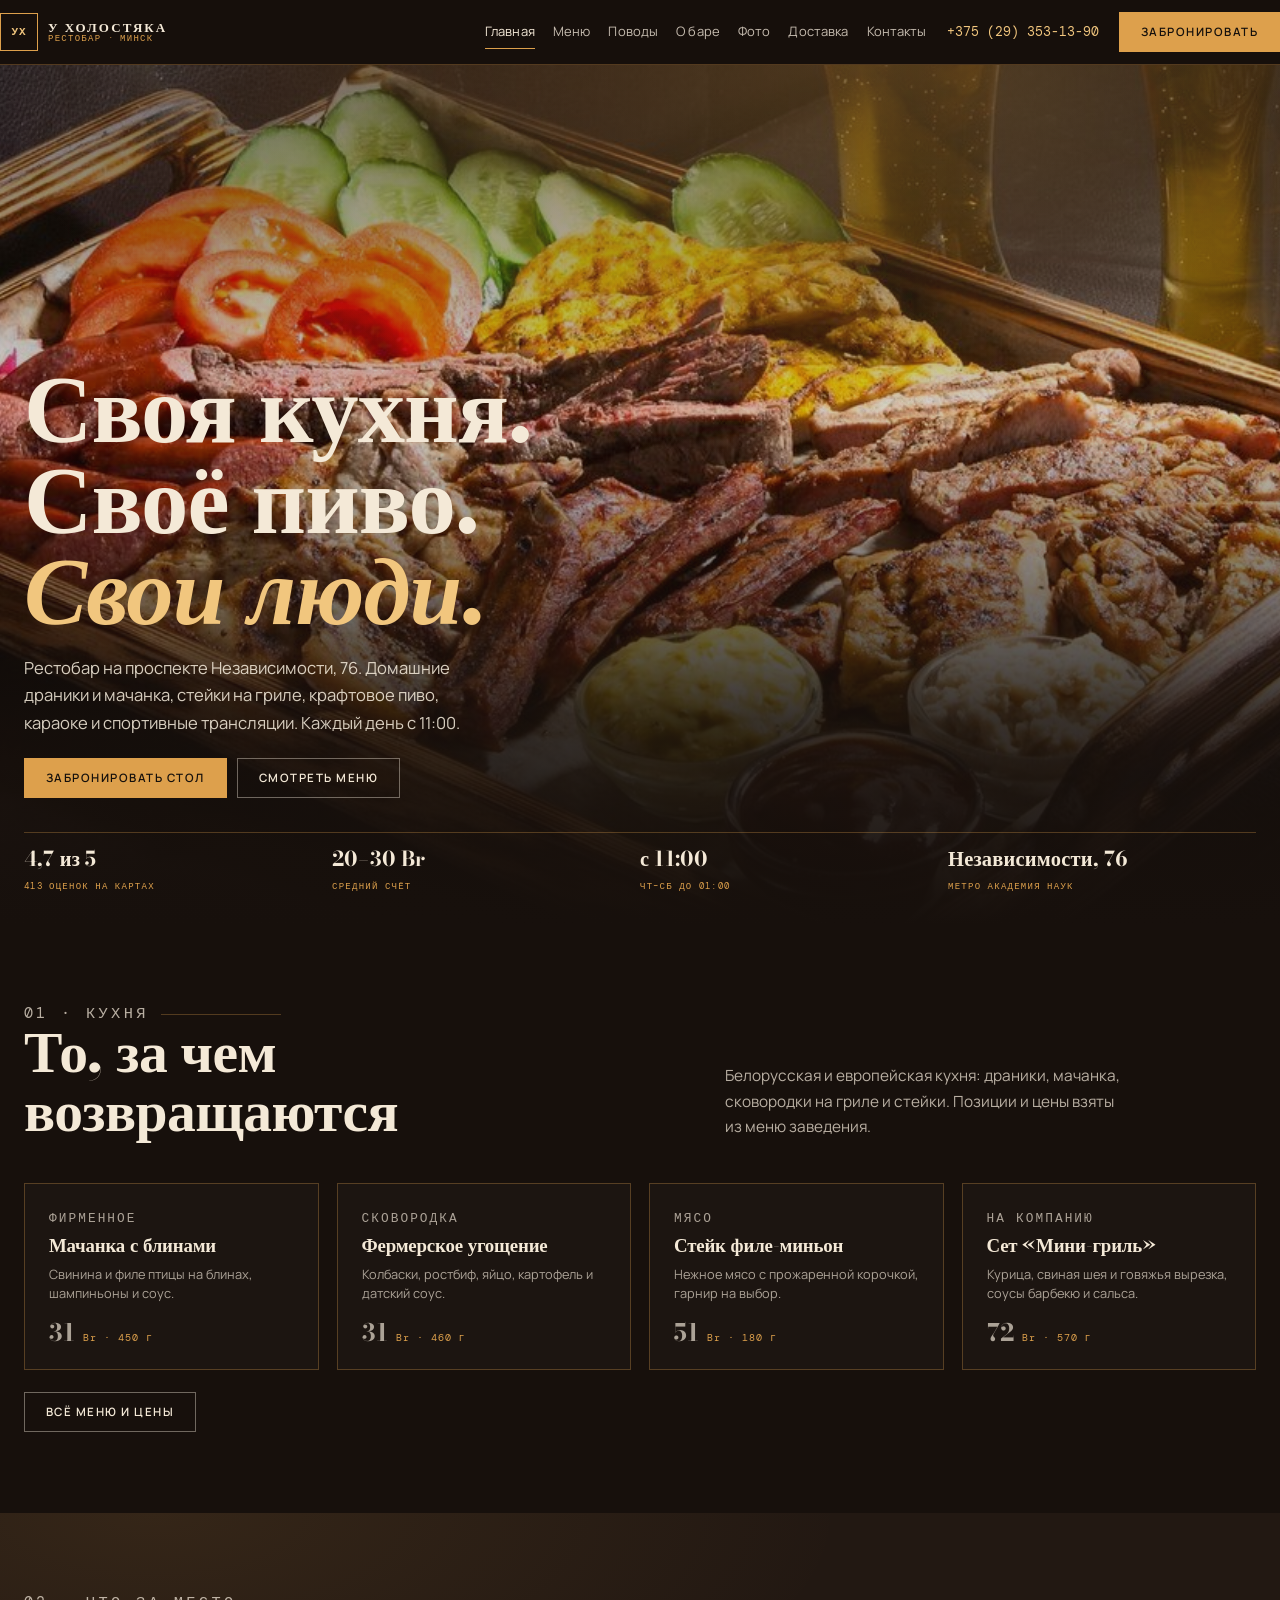
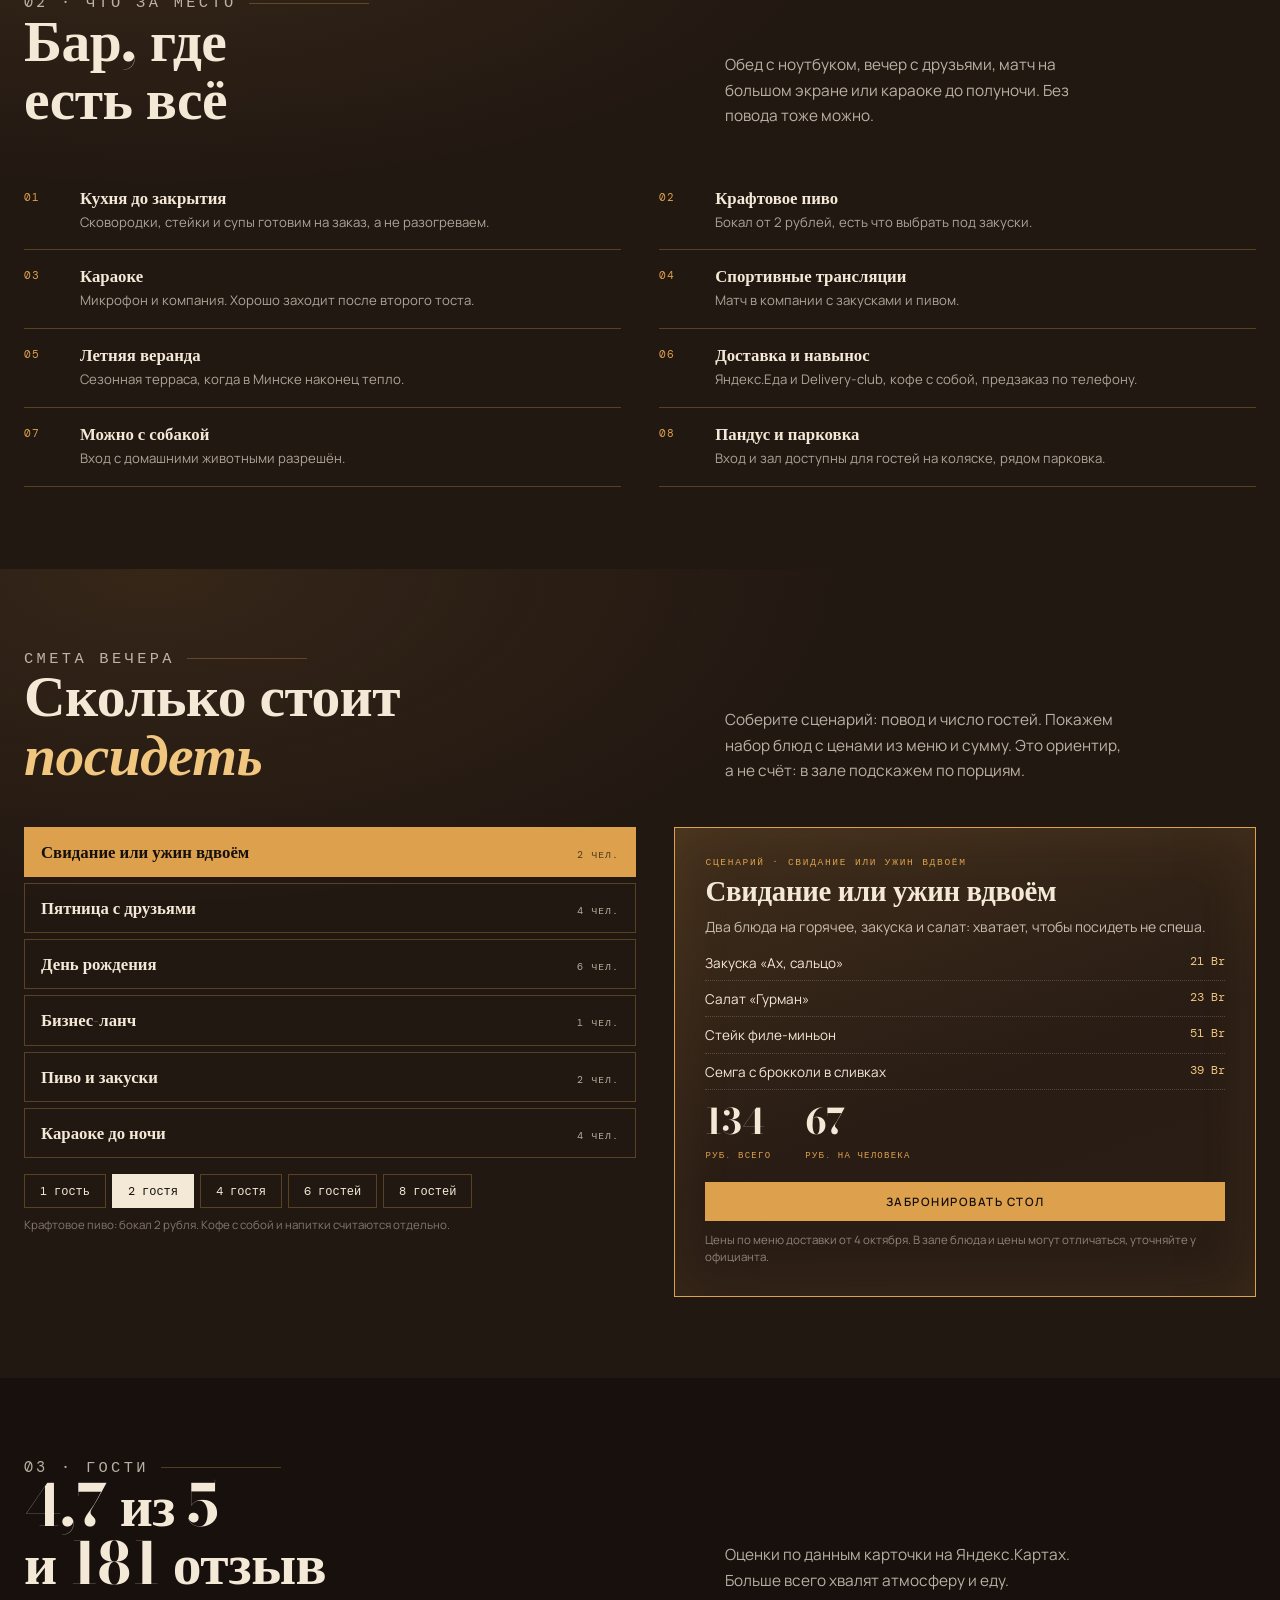
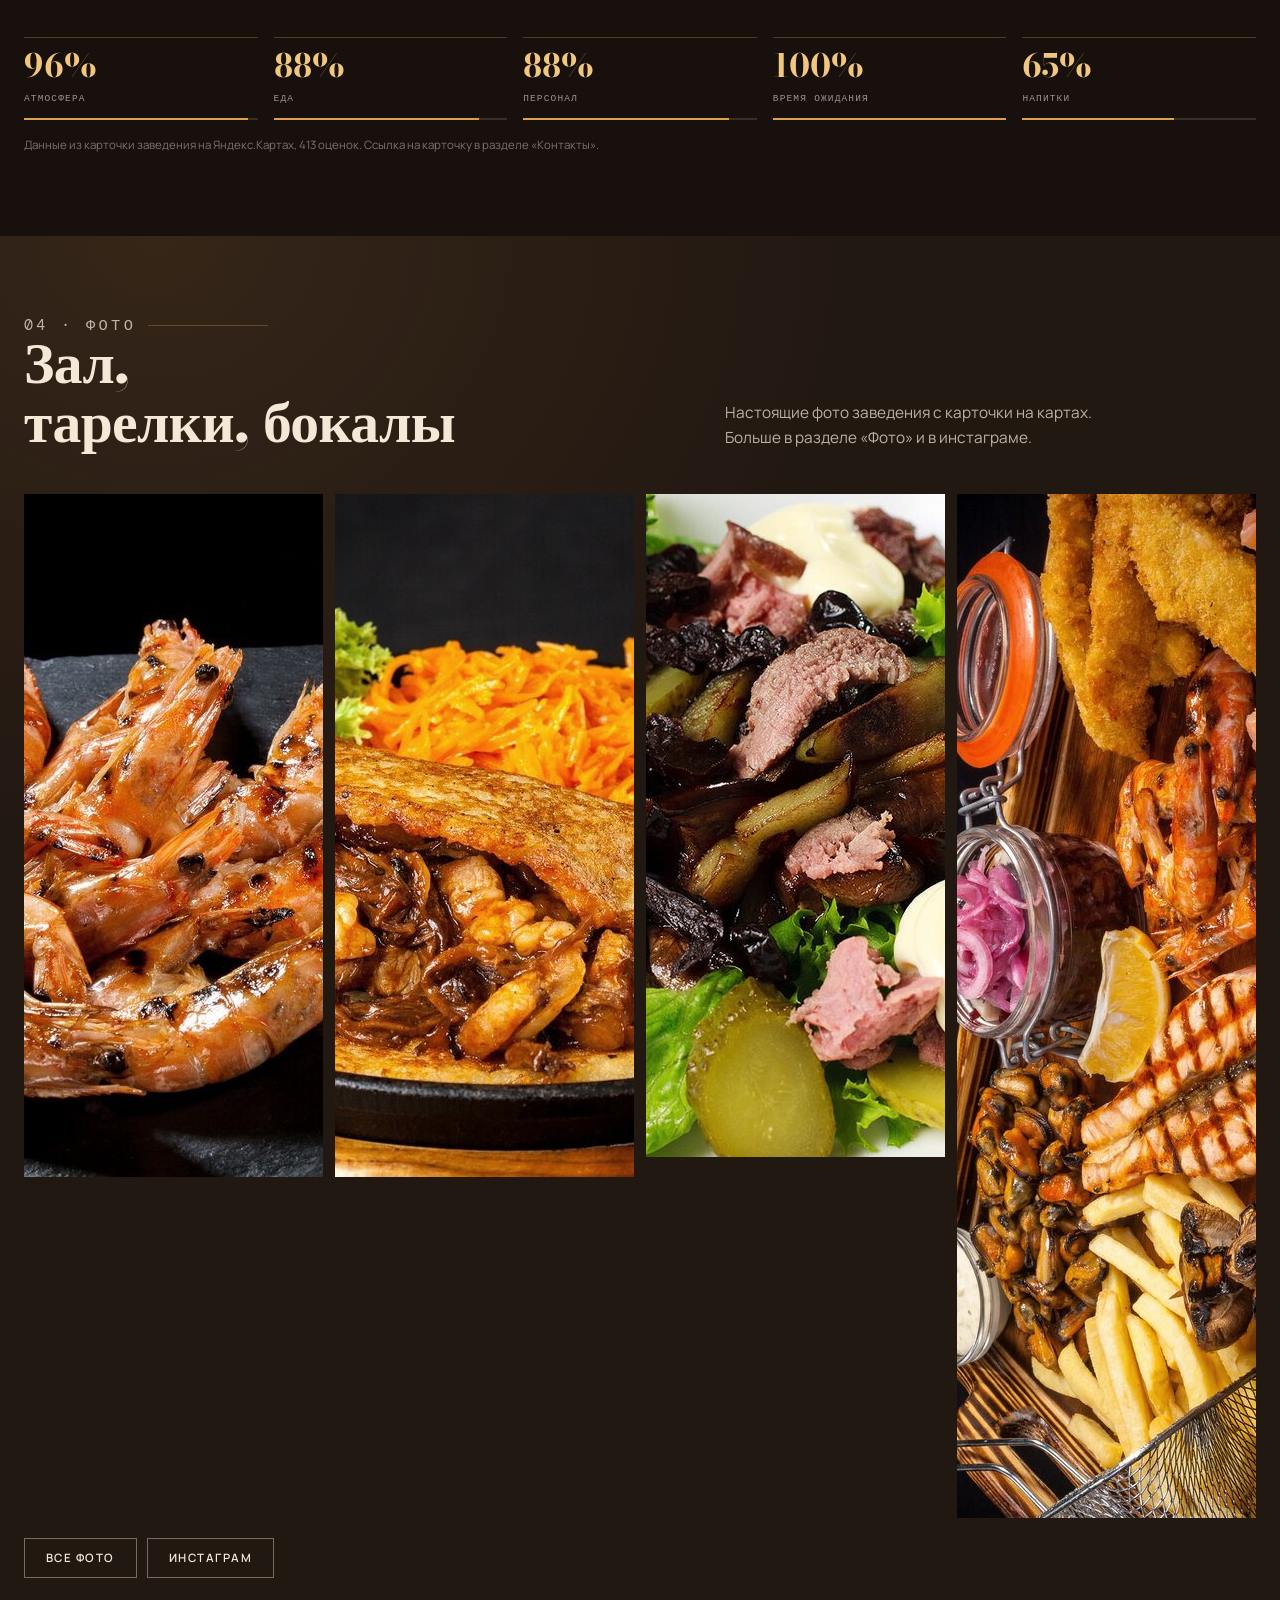
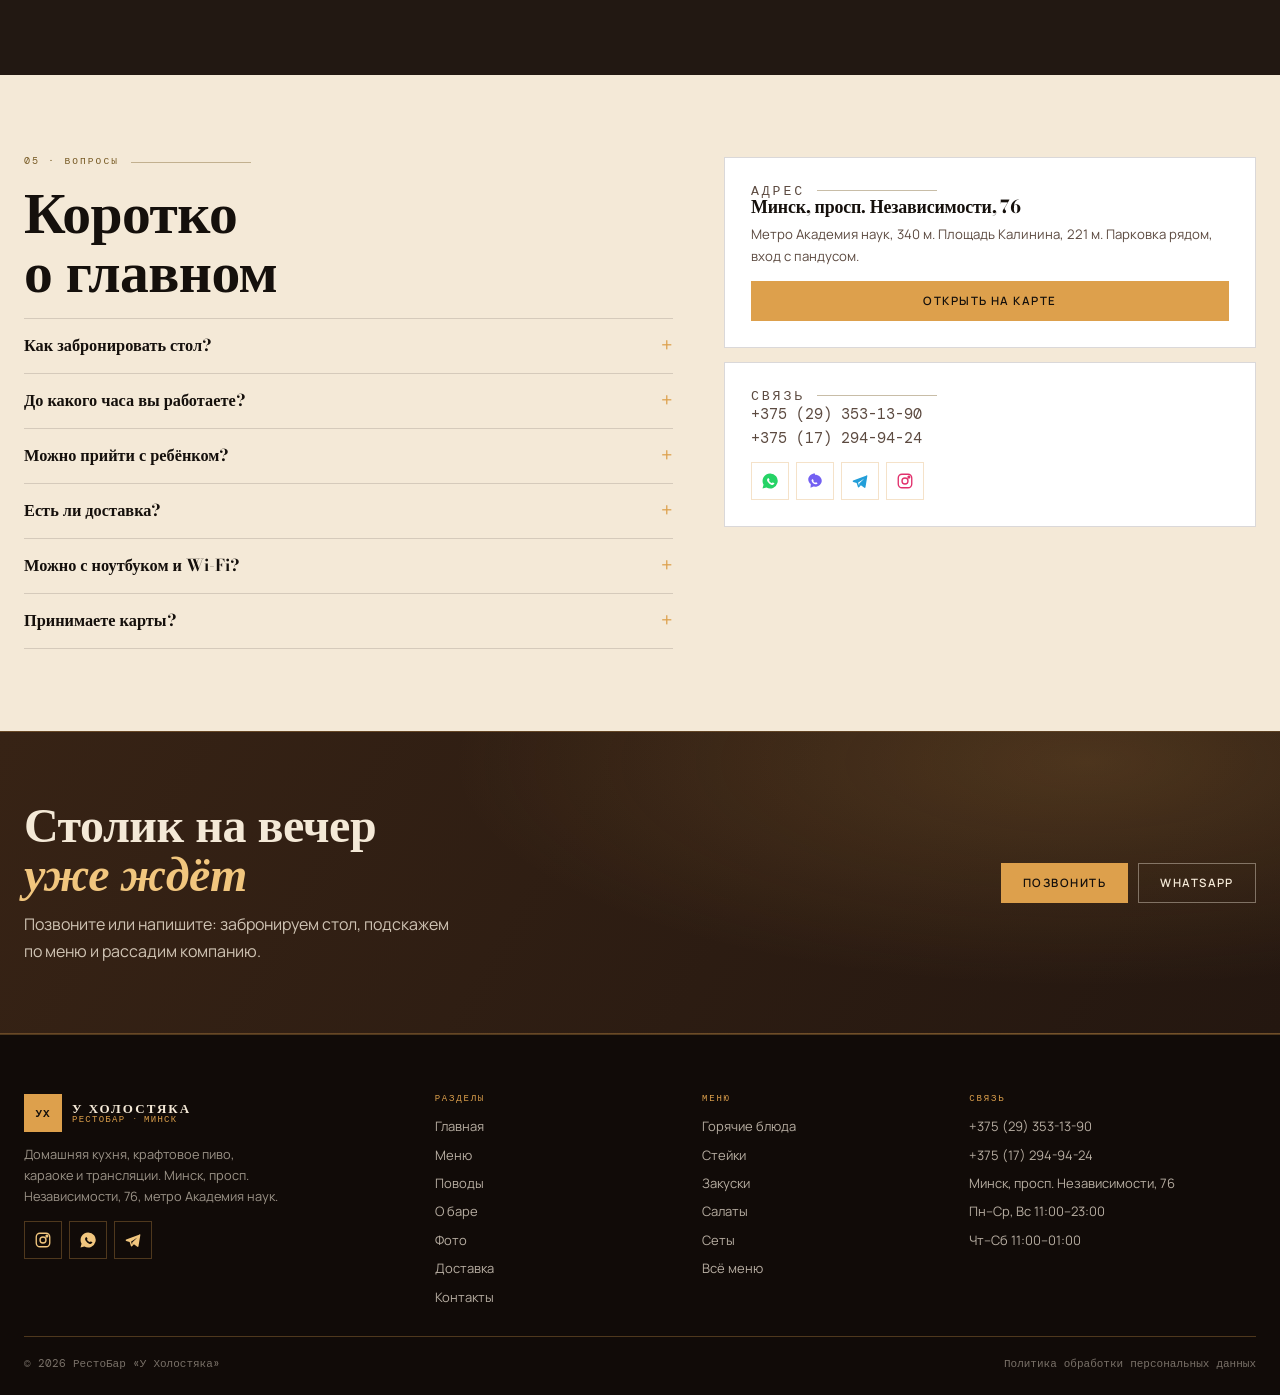
<file: index.html>
<!DOCTYPE html>
<html lang="ru">
<head>
<meta charset="utf-8">
<meta name="viewport" content="width=device-width, initial-scale=1">
<title>РестоБар «У Холостяка» в Минске: кухня, пиво, караоке</title>
<meta name="description" content="Рестобар на проспекте Независимости, 76 в Минске. Домашняя кухня, стейки, крафтовое пиво от 2 рублей, караоке, трансляции, летняя веранда. Каждый день с 11:00. Тел. +375 (29) 353-13-90.">
<meta property="og:title" content="РестоБар «У Холостяка» в Минске: кухня, пиво, караоке">
<meta property="og:description" content="Рестобар на проспекте Независимости, 76 в Минске. Домашняя кухня, стейки, крафтовое пиво от 2 рублей, караоке, трансляции, летняя веранда. Каждый день с 11:00. Тел. +375 (29) 353-13-90.">
<meta property="og:type" content="website">
<meta name="theme-color" content="#17100C">
<style>
:root{--wine:#17100C;--wine2:#221812;--wine3:#2E2017;--cream:#F4E9D7;--cream2:#EADCC6;--brass:#DDA04C;--brass2:#F1C67E;
--wood:#8C5B34;--wood2:#B07A45;--brick:#A5452B;--green:#7E8F62;
--ink:#15100C;--muted:#7A6459;--line:rgba(221,160,76,.3);
--pad:24px;--max:1320px;--serif:'Bodoni Moda',Georgia,serif;--body:'Manrope',system-ui,sans-serif;--mono:'DM Mono',ui-monospace,monospace}
*{box-sizing:border-box}html{-webkit-text-size-adjust:100%}
body{margin:0;background:var(--wine);color:var(--cream);font:16px/1.65 var(--body);-webkit-font-smoothing:antialiased}
img{max-width:100%;display:block}
h1,h2,h3{margin:0;font-family:var(--serif);font-weight:700;line-height:1.02;letter-spacing:-.01em}
a{color:inherit;text-decoration:none}[hidden]{display:none!important}
.wrap{width:100%;max-width:var(--max);margin:0 auto;padding:0 var(--pad)}
.header{position:sticky;top:0;z-index:40;background:rgba(23,16,12,.93);border-bottom:1px solid var(--line);backdrop-filter:blur(12px)}
.header__in{display:flex;align-items:center;gap:20px;padding:12px 0}
.logo{display:flex;align-items:center;gap:10px}
.logo__mark{width:38px;height:38px;display:grid;place-items:center;border:1px solid var(--brass);color:var(--brass2);font:700 11px/1 var(--mono);letter-spacing:.08em}
.logo__txt{display:flex;flex-direction:column;line-height:1.15}
.logo__txt b{font:700 13px/1 var(--serif);letter-spacing:.16em}
.logo__txt i{font:400 9px/1 var(--mono);letter-spacing:.14em;text-transform:uppercase;color:var(--brass);font-style:normal}
.nav{display:flex;gap:18px;margin-left:auto;font-size:13px;letter-spacing:.01em}
.nav a{padding:6px 0;border-bottom:1px solid transparent;color:rgba(246,236,220,.78)}
.nav a:hover,.nav a.is-on{border-color:var(--brass);color:var(--cream)}
.header__tel{font:400 12.5px/1 var(--mono);color:var(--brass2)}
.btn{display:inline-flex;align-items:center;gap:9px;padding:13px 21px;font:600 11.5px/1 var(--body);letter-spacing:.13em;text-transform:uppercase;border:1px solid var(--brass);background:var(--brass);color:var(--ink);cursor:pointer;transition:.2s}
.btn:hover{background:var(--brass2);border-color:var(--brass2)}
.btn--ghost{background:transparent;color:var(--cream);border-color:rgba(246,236,220,.4)}
.btn--ghost:hover{background:var(--cream);color:var(--ink);border-color:var(--cream)}
.burger{display:none;width:42px;height:38px;border:1px solid var(--line);background:transparent;align-items:center;justify-content:center;flex-direction:column;gap:4px;cursor:pointer}
.burger i{display:block;width:17px;height:1px;background:var(--cream)}
.burger.is-close i:first-child{transform:rotate(45deg) translateY(3px)}
.burger.is-close i:last-child{transform:rotate(-45deg) translateY(-3px)}
.hero{position:relative;min-height:min(96svh,860px);display:flex;align-items:flex-end;overflow:hidden;background:#12060C}
.hero__img{position:absolute;inset:0;width:100%;height:100%;object-fit:cover}
.hero::after{content:'';position:absolute;inset:0;background:radial-gradient(120% 80% at 68% 0%,rgba(221,160,76,.28),transparent 58%),linear-gradient(180deg,rgba(23,16,12,.62),rgba(23,16,12,.18) 40%,rgba(23,16,12,.86) 76%,var(--wine) 100%)}
.hero__img{filter:saturate(1.06) contrast(1.02)}
.hero__in{position:relative;z-index:2;width:100%;padding:clamp(36px,6vw,72px) 0 clamp(20px,3vw,28px)}
.hero h1{font-size:clamp(2.6rem,7.4vw,6.2rem);line-height:.96}
.hero h1 em{font-style:italic;color:var(--brass2)}
.hero__lede{max-width:46ch;margin:18px 0 22px;color:rgba(246,236,220,.86);font-size:clamp(.95rem,1.3vw,1.06rem)}
.hero__acts{display:flex;flex-wrap:wrap;gap:10px;margin-bottom:clamp(20px,3vw,34px)}
.hero__facts{display:grid;grid-template-columns:repeat(4,minmax(0,1fr));border-top:1px solid var(--line)}
.hero__facts div{padding:14px 14px 0 0}
.hero__facts b{display:block;font:700 clamp(1rem,1.7vw,1.28rem)/1.15 var(--serif);letter-spacing:.01em;color:var(--cream)}
.hero__facts span{font:400 9px/1.5 var(--mono);letter-spacing:.14em;text-transform:uppercase;color:var(--brass)}
.drawer{position:fixed;inset:0;z-index:90;background:rgba(10,4,7,.8);display:none}
.drawer[data-open]{display:block}
.drawer__in{position:absolute;inset:0 0 0 auto;width:min(400px,92vw);background:var(--wine2);border-left:1px solid var(--line);padding:22px;overflow-y:auto}
.drawer__top{display:flex;justify-content:space-between;align-items:center;margin-bottom:20px}
.drawer__nav{display:grid;font:700 22px/1 var(--serif)}
.drawer__nav a{padding:15px 0;border-bottom:1px solid var(--line)}
.drawer__cta{width:100%;justify-content:center;margin-top:20px}
.drawer__note{font-size:12.5px;color:rgba(246,236,220,.6);margin-top:12px}
body.is-locked{overflow:hidden}
.mbar{display:none}
@media (max-width:1024px){
.nav{display:none}.burger{display:flex}.header__tel{display:none}.header__in{gap:10px}
.hero__facts{grid-template-columns:1fr 1fr}
}
</style>
<link rel="preconnect" href="https://fonts.googleapis.com">
<link rel="preconnect" href="https://fonts.gstatic.com" crossorigin>
<link href="https://fonts.googleapis.com/css2?family=Bodoni+Moda:ital,wght@0,400;0,700;1,400;1,700&family=Manrope:wght@400;500;600;700&family=DM+Mono:wght@400;500&display=swap" rel="stylesheet">
<link rel="stylesheet" href="assets/css/style.v1.css">
<link rel="icon" href="assets/img/favicon.svg" type="image/svg+xml">
</head>
<body>
<header class="header"><div class="header__in wrap">
<a class="logo" href="index.html"><span class="logo__mark">УХ</span><span class="logo__txt"><b>У ХОЛОСТЯКА</b><i>рестобар · Минск</i></span></a>
<nav class="nav" aria-label="Основное меню"><a href="index.html" class="is-on">Главная</a><a href="menu.html">Меню</a><a href="events.html">Поводы</a><a href="about.html">О баре</a><a href="gallery.html">Фото</a><a href="delivery.html">Доставка</a><a href="kontakty.html">Контакты</a></nav>
<a class="header__tel" href="tel:+375293531390">+375 (29) 353-13-90</a>
<a class="btn btn--brass" href="https://wa.me/375293531390" target="_blank" rel="noopener">Забронировать</a>
<button class="burger" type="button" aria-label="Меню" aria-expanded="false" aria-controls="drawer"><i></i><i></i><i></i></button>
</div></header>
<div class="drawer" id="drawer" role="dialog" aria-modal="true" aria-label="Меню" hidden>
<div class="drawer__in">
<div class="drawer__top">
<a class="logo" href="index.html"><span class="logo__mark">УХ</span><span class="logo__txt"><b>У ХОЛОСТЯКА</b><i>рестобар</i></span></a>
<button class="burger is-close" type="button" data-close aria-label="Закрыть меню"><i></i><i></i></button>
</div>
<nav class="drawer__nav"><a href="index.html">Главная</a><a href="menu.html">Меню</a><a href="events.html">Поводы</a><a href="about.html">О баре</a><a href="gallery.html">Фото</a><a href="delivery.html">Доставка</a><a href="kontakty.html">Контакты</a></nav>
<a class="btn btn--brass drawer__cta" href="tel:+375293531390">Позвонить +375 (29) 353-13-90</a>
<p class="drawer__note">Минск, просп. Независимости, 76. Каждый день с 11:00, в четверг, пятницу и субботу до 01:00.</p>
</div></div>
<main>
<section class="hero">
<img class="hero__img" src="assets/img/hero.jpg" alt="Зал рестобара «У Холостяка» в Минске" width="1024" height="556" fetchpriority="high">
<div class="hero__in"><div class="wrap">
<h1>Своя кухня.<br>Своё пиво.<br><em>Свои люди.</em></h1>
<p class="hero__lede">Рестобар на проспекте Независимости, 76. Домашние драники и мачанка, стейки на гриле, крафтовое пиво, караоке и спортивные трансляции. Каждый день с 11:00.</p>
<div class="hero__acts">
<a class="btn" href="https://wa.me/375293531390" target="_blank" rel="noopener">Забронировать стол</a>
<a class="btn btn--ghost" href="menu.html">Смотреть меню</a>
</div>
<div class="hero__facts">
<div><b>4,7 из 5</b><span>413 оценок на картах</span></div>
<div><b>20–30 Br</b><span>средний счёт</span></div>
<div><b>с 11:00</b><span>чт–сб до 01:00</span></div>
<div><b>Независимости, 76</b><span>метро Академия наук</span></div>
</div>
</div></div>
</section>

<section class="section"><div class="wrap">
<div class="sec-head"><div><p class="eyebrow">01 · кухня</p><h2 class="h2">То, за чем<br>возвращаются</h2></div>
<p>Белорусская и европейская кухня: драники, мачанка, сковородки на гриле и стейки. Позиции и цены взяты из меню заведения.</p></div>
<div class="dishes">
<a class="dish" href="menu.html#m-goryachie-blyuda"><p class="dish__k">фирменное</p><h3>Мачанка с блинами</h3><p>Свинина и филе птицы на блинах, шампиньоны и соус.</p><p class="dish__p"><b>31</b><span>Br · 450 г</span></p></a>
<a class="dish" href="menu.html#m-goryachie-blyuda"><p class="dish__k">сковородка</p><h3>Фермерское угощение</h3><p>Колбаски, ростбиф, яйцо, картофель и датский соус.</p><p class="dish__p"><b>31</b><span>Br · 460 г</span></p></a>
<a class="dish" href="menu.html#m-stejki"><p class="dish__k">мясо</p><h3>Стейк филе-миньон</h3><p>Нежное мясо с прожаренной корочкой, гарнир на выбор.</p><p class="dish__p"><b>51</b><span>Br · 180 г</span></p></a>
<a class="dish" href="menu.html#m-sety"><p class="dish__k">на компанию</p><h3>Сет «Мини-гриль»</h3><p>Курица, свиная шея и говяжья вырезка, соусы барбекю и сальса.</p><p class="dish__p"><b>72</b><span>Br · 570 г</span></p></a>
</div>
<p style="margin:22px 0 0"><a class="btn btn--ghost" href="menu.html">Всё меню и цены</a></p>
</div></section>

<section class="section section--wine2"><div class="wrap">
<div class="sec-head"><div><p class="eyebrow">02 · что за место</p><h2 class="h2">Бар, где<br>есть всё</h2></div>
<p>Обед с ноутбуком, вечер с друзьями, матч на большом экране или караоке до полуночи. Без повода тоже можно.</p></div>
<div class="feats">
<div class="feat"><span class="feat__n">01</span><div><b>Кухня до закрытия</b><p>Сковородки, стейки и супы готовим на заказ, а не разогреваем.</p></div></div>
<div class="feat"><span class="feat__n">02</span><div><b>Крафтовое пиво</b><p>Бокал от 2 рублей, есть что выбрать под закуски.</p></div></div>
<div class="feat"><span class="feat__n">03</span><div><b>Караоке</b><p>Микрофон и компания. Хорошо заходит после второго тоста.</p></div></div>
<div class="feat"><span class="feat__n">04</span><div><b>Спортивные трансляции</b><p>Матч в компании с закусками и пивом.</p></div></div>
<div class="feat"><span class="feat__n">05</span><div><b>Летняя веранда</b><p>Сезонная терраса, когда в Минске наконец тепло.</p></div></div>
<div class="feat"><span class="feat__n">06</span><div><b>Доставка и навынос</b><p>Яндекс.Еда и Delivery-club, кофе с собой, предзаказ по телефону.</p></div></div>
<div class="feat"><span class="feat__n">07</span><div><b>Можно с собакой</b><p>Вход с домашними животными разрешён.</p></div></div>
<div class="feat"><span class="feat__n">08</span><div><b>Пандус и парковка</b><p>Вход и зал доступны для гостей на коляске, рядом парковка.</p></div></div>
</div>
</div></section>


<section class="section section--wine2" id="party"><div class="wrap">
<div class="sec-head"><div><p class="eyebrow">смета вечера</p><h2 class="h2">Сколько стоит<br><em>посидеть</em></h2></div>
<p>Соберите сценарий: повод и число гостей. Покажем набор блюд с ценами из меню и сумму. Это ориентир, а не счёт: в зале подскажем по порциям.</p></div>
<div class="party">
<div><div class="party__occ" id="occ"><button class="obtn is-on" type="button" data-k="date">Свидание или ужин вдвоём<span>2 чел.</span></button><button class="obtn" type="button" data-k="friends">Пятница с друзьями<span>4 чел.</span></button><button class="obtn" type="button" data-k="birthday">День рождения<span>6 чел.</span></button><button class="obtn" type="button" data-k="lunch">Бизнес-ланч<span>1 чел.</span></button><button class="obtn" type="button" data-k="beer">Пиво и закуски<span>2 чел.</span></button><button class="obtn" type="button" data-k="late">Караоке до ночи<span>4 чел.</span></button></div>
<div class="guest" id="guests">
<button class="gbtn" type="button" data-n="1">1 гость</button>
<button class="gbtn is-on" type="button" data-n="2">2 гостя</button>
<button class="gbtn" type="button" data-n="4">4 гостя</button>
<button class="gbtn" type="button" data-n="6">6 гостей</button>
<button class="gbtn" type="button" data-n="8">8 гостей</button>
</div>
<p class="hint">Крафтовое пиво: бокал 2 рубля. Кофе с собой и напитки считаются отдельно.</p></div>
<div class="party__out">
<p class="party__k" id="pk">СЦЕНАРИЙ · СВИДАНИЕ</p>
<h3 id="pt">Свидание или ужин вдвоём</h3>
<p class="lead" id="pd"></p>
<ul class="olist" id="pl"></ul>
<div class="totals"><div><b id="psum">0</b><span>руб. всего</span></div><div><b id="ppp">0</b><span>руб. на человека</span></div></div>
<a class="btn" href="https://wa.me/375293531390" target="_blank" rel="noopener" id="psend">Забронировать стол</a>
<p class="party__note">Цены по меню доставки от 4 октября. В зале блюда и цены могут отличаться, уточняйте у официанта.</p>
</div>
</div>
</div></section>


<section class="section"><div class="wrap">
<div class="sec-head"><div><p class="eyebrow">03 · гости</p><h2 class="h2">4,7 из 5<br>и 181 отзыв</h2></div>
<p>Оценки по данным карточки на Яндекс.Картах. Больше всего хвалят атмосферу и еду.</p></div>
<div class="rates">
<div class="rate"><b>96%</b><span>атмосфера</span><i style="--w:96%"></i></div>
<div class="rate"><b>88%</b><span>еда</span><i style="--w:88%"></i></div>
<div class="rate"><b>88%</b><span>персонал</span><i style="--w:88%"></i></div>
<div class="rate"><b>100%</b><span>время ожидания</span><i style="--w:100%"></i></div>
<div class="rate"><b>65%</b><span>напитки</span><i style="--w:65%"></i></div>
</div>
<p class="hint" style="margin-top:16px">Данные из карточки заведения на Яндекс.Картах, 413 оценок. Ссылка на карточку в разделе «Контакты».</p>
</div></section>

<section class="section section--wine2"><div class="wrap">
<div class="sec-head"><div><p class="eyebrow">04 · фото</p><h2 class="h2">Зал,<br>тарелки, бокалы</h2></div>
<p>Настоящие фото заведения с карточки на картах. Больше в разделе «Фото» и в инстаграме.</p></div>
<div class="strip">
<img src="assets/img/food1.jpg" alt="Блюдо в рестобаре «У Холостяка»" width="1024" height="683" loading="lazy">
<img src="assets/img/dish2.jpg" alt="Подача блюда" width="1024" height="683" loading="lazy">
<img src="assets/img/beer.jpg" alt="Пиво в баре" width="1024" height="663" loading="lazy">
<img src="assets/img/interior.jpg" alt="Интерьер рестобара" width="683" height="1024" loading="lazy">
</div>
<p style="margin-top:20px;display:flex;gap:10px;flex-wrap:wrap"><a class="btn btn--ghost" href="gallery.html">Все фото</a><a class="btn btn--ghost" href="https://www.instagram.com/y_holostyaka_restobar/" target="_blank" rel="noopener">Инстаграм</a></p>
</div></section>

<section class="section section--cream"><div class="wrap"><div class="two">
<div><p class="eyebrow">05 · вопросы</p><h2 class="h2" style="margin-bottom:18px">Коротко<br>о главном</h2>
<div class="faq">
<details><summary>Как забронировать стол?</summary><p>Позвоните по номеру +375 (29) 353-13-90 или напишите в WhatsApp и Telegram на этот же номер. Скажите дату, время и число гостей, и мы подберём стол.</p></details>
<details><summary>До какого часа вы работаете?</summary><p>С понедельника по среду и в воскресенье с 11:00 до 23:00. В четверг, пятницу и субботу с 11:00 до 01:00. В праздники график лучше уточнить по телефону.</p></details>
<details><summary>Можно прийти с ребёнком?</summary><p>Да, заведение работает как кафе-бар, детского меню нет, но выбрать из меню есть что: супы, драники, курица, картофель.</p></details>
<details><summary>Есть ли доставка?</summary><p>Да: через Яндекс.Еду и Delivery-club, а также навынос с предзаказом по телефону. Подробности в разделе «Доставка».</p></details>
<details><summary>Можно с ноутбуком и Wi-Fi?</summary><p>Да, Wi-Fi есть. Днём зал спокойный, есть бизнес-ланч.</p></details>
<details><summary>Принимаете карты?</summary><p>Да, оплата картой, наличными и безналично. Есть дисконтная система скидок.</p></details>
</div></div>
<div>
<div class="card" style="margin-bottom:14px"><p class="eyebrow">адрес</p><h3 style="margin-bottom:8px">Минск, просп. Независимости, 76</h3>
<p>Метро Академия наук, 340 м. Площадь Калинина, 221 м. Парковка рядом, вход с пандусом.</p>
<a class="btn" style="width:100%;justify-content:center;margin-top:14px" href="https://yandex.by/maps/org/u_kholostyaka/187212473808/" target="_blank" rel="noopener">Открыть на карте</a></div>
<div class="card"><p class="eyebrow">связь</p>
<p style="font:400 15px/1.6 var(--mono);margin:0 0 12px"><a href="tel:+375293531390">+375 (29) 353-13-90</a><br><a href="tel:+375172949424">+375 (17) 294-94-24</a></p>
<div class="soc" style="margin:0"><a href="https://wa.me/375293531390" target="_blank" rel="noopener" aria-label="WhatsApp" style="color:#25D366"><svg viewBox="0 0 24 24" fill="currentColor" aria-hidden="true"><path d="M12 2a10 10 0 0 0-8.6 15L2 22l5.2-1.4A10 10 0 1 0 12 2m5.3 14.1c-.2.6-1.2 1.2-1.9 1.2-.5 0-1.1 0-2-.4a11 11 0 0 1-4.4-3.9c-.5-.8-.9-1.7-.9-2.5 0-.7.4-1.4.9-1.8.2-.2.4-.3.6-.3h.5c.2 0 .4 0 .5.4l.7 1.6c0 .2 0 .3-.1.5l-.4.5c-.1.2-.2.3 0 .5a8 8 0 0 0 3.4 2.9c.2.1.4.1.5-.1l.6-.7c.1-.2.3-.2.5-.1l1.6.8c.2.1.3.2.3.4s0 .5-.1.9"/></svg></a><a href="viber://chat?number=%2B375293531390" aria-label="Viber" style="color:#7360F2"><svg viewBox="0 0 24 24" fill="currentColor" aria-hidden="true"><path d="M12 2C7 2 3 5.6 3 10c0 2.5 1.3 4.7 3.4 6.1L6 21l4-1.6c.6.1 1.3.2 2 .2 5 0 9-3.6 9-8s-4-8-9-8m3.6 11.3c-.4.9-1.9 1.6-2.7 1.5-2.4-.3-4.6-2.1-5.4-4.4-.3-.8.2-2 1-2.4.3-.2.7 0 .9.3l.7 1.2c.1.3 0 .5-.2.7-.3.2-.2.5.1.9.6.8 1.2 1.2 1.9 1.5.4.2.6 0 .8-.2s.4-.3.7-.2l1.3.6c.3.2.3.6.2.9"/></svg></a><a href="https://t.me/+375293531390" target="_blank" rel="noopener" aria-label="Telegram" style="color:#229ED9"><svg viewBox="0 0 24 24" fill="currentColor" aria-hidden="true"><path d="M21.8 4.2 2.9 11.4c-.9.3-.9 1.5 0 1.8l4.6 1.5 1.7 5.3c.2.7 1 .9 1.5.3l2.5-2.6 4.6 3.4c.6.4 1.4 0 1.5-.7l2.5-15c.1-.8-.6-1.4-1.5-1.2M9.4 14.3l8.4-5.6-6.8 6.6-.2 3z"/></svg></a><a href="https://www.instagram.com/y_holostyaka_restobar/" target="_blank" rel="noopener" aria-label="Instagram" style="color:#E1306C"><svg viewBox="0 0 24 24" fill="none" stroke="currentColor" stroke-width="1.8" aria-hidden="true"><rect x="3" y="3" width="18" height="18" rx="5"/><circle cx="12" cy="12" r="4"/><circle cx="17.2" cy="6.8" r="1.2" fill="currentColor"/></svg></a></div></div>
</div>
</div></div></section>

<section class="cta"><div class="wrap cta__in">
<div><h2>Столик на вечер<br><em>уже ждёт</em></h2>
<p>Позвоните или напишите: забронируем стол, подскажем по меню и рассадим компанию.</p></div>
<div class="cta__acts"><a class="btn" href="tel:+375293531390">Позвонить</a><a class="btn btn--ghost" href="https://wa.me/375293531390" target="_blank" rel="noopener">WhatsApp</a></div>
</div></section>
</main>
<footer class="footer"><div class="wrap">
<div class="footer__top">
<div class="footer__about"><a class="logo logo--f" href="index.html"><span class="logo__mark">УХ</span><span class="logo__txt"><b>У ХОЛОСТЯКА</b><i>рестобар · Минск</i></span></a>
<p>Домашняя кухня, крафтовое пиво, караоке и трансляции. Минск, просп. Независимости, 76, метро Академия наук.</p>
<div class="soc"><a href="https://www.instagram.com/y_holostyaka_restobar/" target="_blank" rel="noopener" aria-label="Instagram"><svg viewBox="0 0 24 24" fill="none" stroke="currentColor" stroke-width="1.8" aria-hidden="true"><rect x="3" y="3" width="18" height="18" rx="5"/><circle cx="12" cy="12" r="4"/><circle cx="17.2" cy="6.8" r="1.2" fill="currentColor"/></svg></a><a href="https://wa.me/375293531390" target="_blank" rel="noopener" aria-label="WhatsApp"><svg viewBox="0 0 24 24" fill="currentColor" aria-hidden="true"><path d="M12 2a10 10 0 0 0-8.6 15L2 22l5.2-1.4A10 10 0 1 0 12 2m5.3 14.1c-.2.6-1.2 1.2-1.9 1.2-.5 0-1.1 0-2-.4a11 11 0 0 1-4.4-3.9c-.5-.8-.9-1.7-.9-2.5 0-.7.4-1.4.9-1.8.2-.2.4-.3.6-.3h.5c.2 0 .4 0 .5.4l.7 1.6c0 .2 0 .3-.1.5l-.4.5c-.1.2-.2.3 0 .5a8 8 0 0 0 3.4 2.9c.2.1.4.1.5-.1l.6-.7c.1-.2.3-.2.5-.1l1.6.8c.2.1.3.2.3.4s0 .5-.1.9"/></svg></a><a href="https://t.me/+375293531390" target="_blank" rel="noopener" aria-label="Telegram"><svg viewBox="0 0 24 24" fill="currentColor" aria-hidden="true"><path d="M21.8 4.2 2.9 11.4c-.9.3-.9 1.5 0 1.8l4.6 1.5 1.7 5.3c.2.7 1 .9 1.5.3l2.5-2.6 4.6 3.4c.6.4 1.4 0 1.5-.7l2.5-15c.1-.8-.6-1.4-1.5-1.2M9.4 14.3l8.4-5.6-6.8 6.6-.2 3z"/></svg></a></div>
</div>
<div><h4>Разделы</h4><ul><li><a href="index.html">Главная</a></li><li><a href="menu.html">Меню</a></li><li><a href="events.html">Поводы</a></li><li><a href="about.html">О баре</a></li><li><a href="gallery.html">Фото</a></li><li><a href="delivery.html">Доставка</a></li><li><a href="kontakty.html">Контакты</a></li></ul></div>
<div><h4>Меню</h4><ul><li><a href="menu.html#m-goryachie-blyuda">Горячие блюда</a></li><li><a href="menu.html#m-stejki">Стейки</a></li><li><a href="menu.html#m-zakuski">Закуски</a></li><li><a href="menu.html#m-salaty">Салаты</a></li><li><a href="menu.html#m-sety">Сеты</a></li><li><a href="menu.html">Всё меню</a></li></ul></div>
<div><h4>Связь</h4><ul>
<li><a href="tel:+375293531390">+375 (29) 353-13-90</a></li>
<li><a href="tel:+375172949424">+375 (17) 294-94-24</a></li>
<li><a href="https://yandex.by/maps/org/u_kholostyaka/187212473808/" target="_blank" rel="noopener">Минск, просп. Независимости, 76</a></li>
<li>Пн–Ср, Вс 11:00–23:00</li>
<li>Чт–Сб 11:00–01:00</li>
</ul></div>
</div>
<div class="footer__bottom"><span>© <span id="yr">2026</span> РестоБар «У Холостяка»</span>
<span><a href="politika.html">Политика обработки персональных данных</a></span></div>
</div></footer>
<div class="mbar" role="navigation" aria-label="Быстрая связь">
<a href="tel:+375293531390"><svg viewBox="0 0 24 24" fill="currentColor" aria-hidden="true"><path d="M6.6 10.8a15.5 15.5 0 0 0 6.6 6.6l2.2-2.2a1 1 0 0 1 1-.24c1.1.36 2.3.56 3.5.56a1 1 0 0 1 1 1V20a1 1 0 0 1-1 1A17 17 0 0 1 3 4a1 1 0 0 1 1-1h3.5a1 1 0 0 1 1 1c0 1.2.2 2.4.56 3.5a1 1 0 0 1-.25 1z"/></svg>Позвонить</a>
<a href="https://wa.me/375293531390" target="_blank" rel="noopener"><svg viewBox="0 0 24 24" fill="currentColor" aria-hidden="true"><path d="M12 2a10 10 0 0 0-8.6 15L2 22l5.2-1.4A10 10 0 1 0 12 2m5.3 14.1c-.2.6-1.2 1.2-1.9 1.2-.5 0-1.1 0-2-.4a11 11 0 0 1-4.4-3.9c-.5-.8-.9-1.7-.9-2.5 0-.7.4-1.4.9-1.8.2-.2.4-.3.6-.3h.5c.2 0 .4 0 .5.4l.7 1.6c0 .2 0 .3-.1.5l-.4.5c-.1.2-.2.3 0 .5a8 8 0 0 0 3.4 2.9c.2.1.4.1.5-.1l.6-.7c.1-.2.3-.2.5-.1l1.6.8c.2.1.3.2.3.4s0 .5-.1.9"/></svg>WhatsApp</a>
<a href="viber://chat?number=%2B375293531390"><svg viewBox="0 0 24 24" fill="currentColor" aria-hidden="true"><path d="M12 2C7 2 3 5.6 3 10c0 2.5 1.3 4.7 3.4 6.1L6 21l4-1.6c.6.1 1.3.2 2 .2 5 0 9-3.6 9-8s-4-8-9-8m3.6 11.3c-.4.9-1.9 1.6-2.7 1.5-2.4-.3-4.6-2.1-5.4-4.4-.3-.8.2-2 1-2.4.3-.2.7 0 .9.3l.7 1.2c.1.3 0 .5-.2.7-.3.2-.2.5.1.9.6.8 1.2 1.2 1.9 1.5.4.2.6 0 .8-.2s.4-.3.7-.2l1.3.6c.3.2.3.6.2.9"/></svg>Viber</a>
<a href="https://t.me/+375293531390" target="_blank" rel="noopener"><svg viewBox="0 0 24 24" fill="currentColor" aria-hidden="true"><path d="M21.8 4.2 2.9 11.4c-.9.3-.9 1.5 0 1.8l4.6 1.5 1.7 5.3c.2.7 1 .9 1.5.3l2.5-2.6 4.6 3.4c.6.4 1.4 0 1.5-.7l2.5-15c.1-.8-.6-1.4-1.5-1.2M9.4 14.3l8.4-5.6-6.8 6.6-.2 3z"/></svg>Telegram</a>
</div>
<script src="assets/js/main.v1.js"></script>
</body>
</html>
</file>
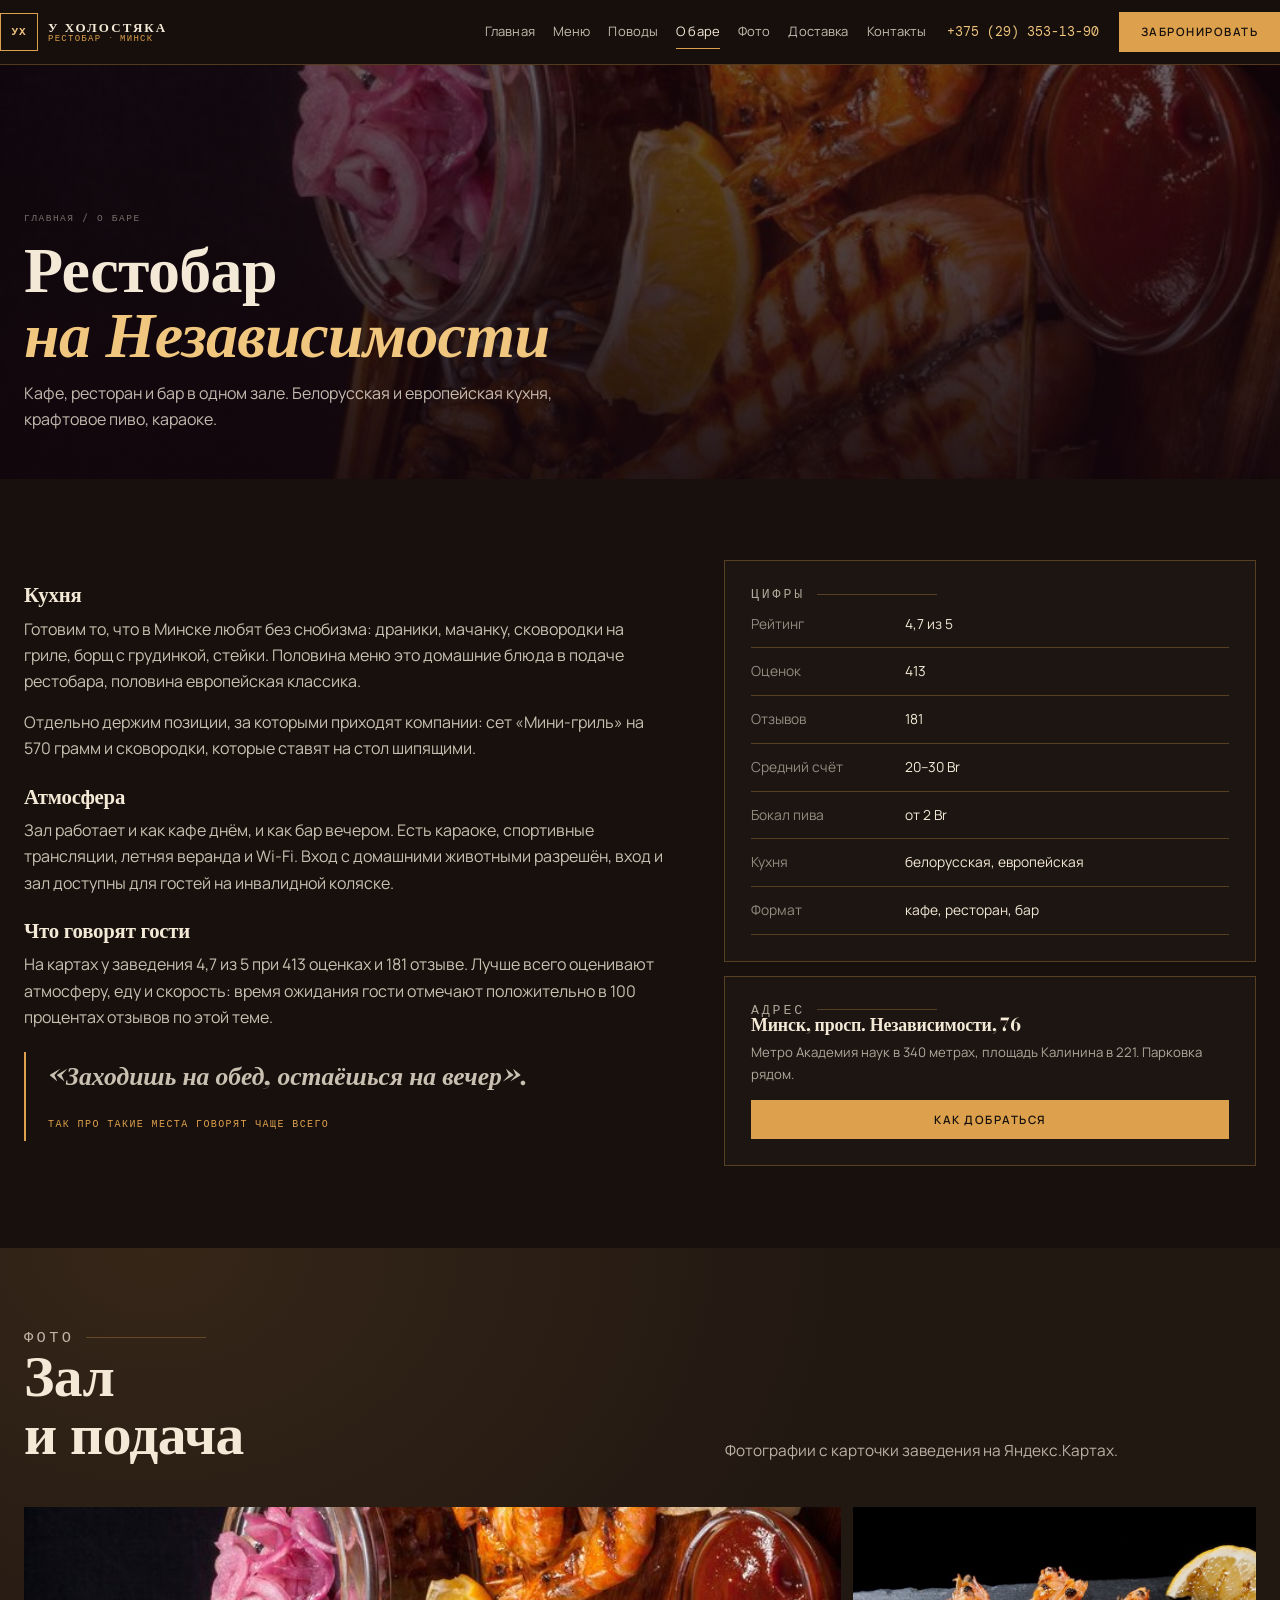
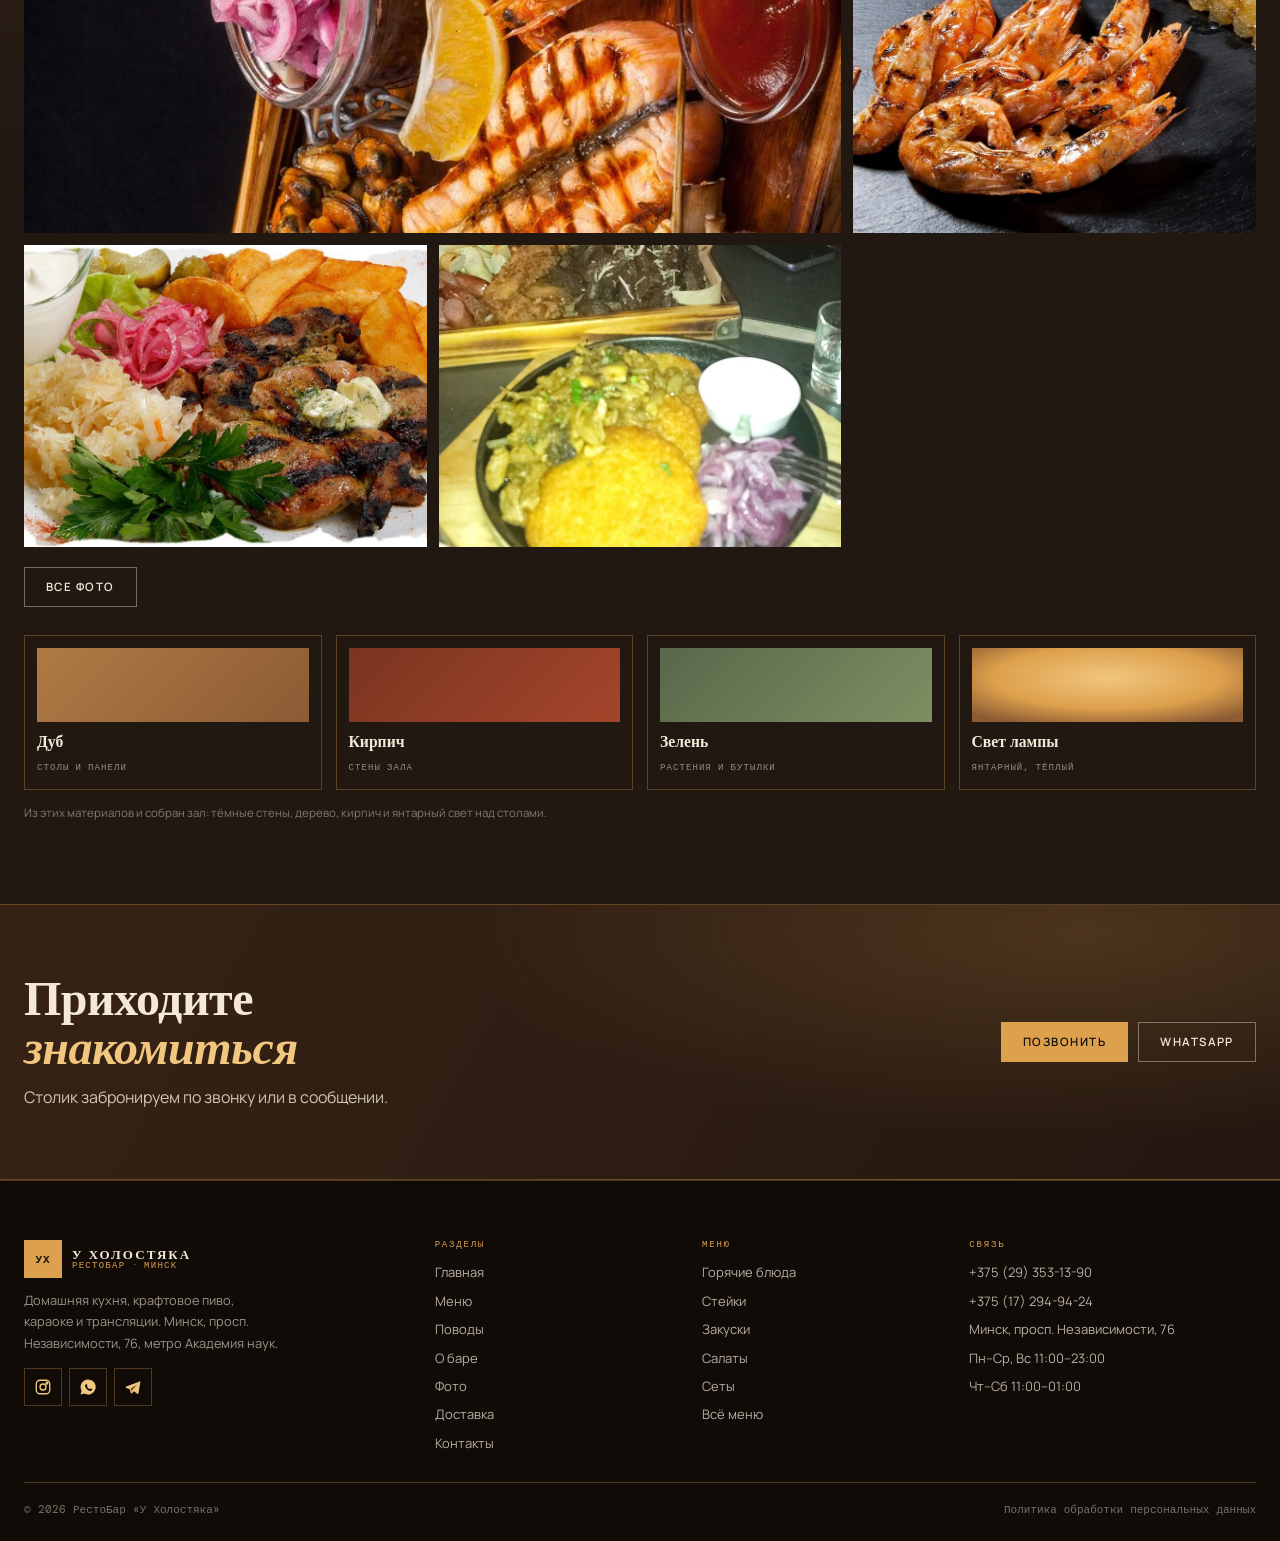
<file: about.html>
<!DOCTYPE html>
<html lang="ru">
<head>
<meta charset="utf-8">
<meta name="viewport" content="width=device-width, initial-scale=1">
<title>О рестобаре «У Холостяка»: кухня и атмосфера</title>
<meta name="description" content="Кафе, ресторан и бар на проспекте Независимости, 76. Белорусская и европейская кухня, рейтинг 4,7 из 5 по 413 оценкам.">
<meta property="og:title" content="О рестобаре «У Холостяка»: кухня и атмосфера">
<meta property="og:description" content="Кафе, ресторан и бар на проспекте Независимости, 76. Белорусская и европейская кухня, рейтинг 4,7 из 5 по 413 оценкам.">
<meta property="og:type" content="website">
<meta name="theme-color" content="#17100C">
<style>
:root{--wine:#17100C;--wine2:#221812;--wine3:#2E2017;--cream:#F4E9D7;--cream2:#EADCC6;--brass:#DDA04C;--brass2:#F1C67E;
--wood:#8C5B34;--wood2:#B07A45;--brick:#A5452B;--green:#7E8F62;
--ink:#15100C;--muted:#7A6459;--line:rgba(221,160,76,.3);
--pad:24px;--max:1320px;--serif:'Bodoni Moda',Georgia,serif;--body:'Manrope',system-ui,sans-serif;--mono:'DM Mono',ui-monospace,monospace}
*{box-sizing:border-box}html{-webkit-text-size-adjust:100%}
body{margin:0;background:var(--wine);color:var(--cream);font:16px/1.65 var(--body);-webkit-font-smoothing:antialiased}
img{max-width:100%;display:block}
h1,h2,h3{margin:0;font-family:var(--serif);font-weight:700;line-height:1.02;letter-spacing:-.01em}
a{color:inherit;text-decoration:none}[hidden]{display:none!important}
.wrap{width:100%;max-width:var(--max);margin:0 auto;padding:0 var(--pad)}
.header{position:sticky;top:0;z-index:40;background:rgba(23,16,12,.93);border-bottom:1px solid var(--line);backdrop-filter:blur(12px)}
.header__in{display:flex;align-items:center;gap:20px;padding:12px 0}
.logo{display:flex;align-items:center;gap:10px}
.logo__mark{width:38px;height:38px;display:grid;place-items:center;border:1px solid var(--brass);color:var(--brass2);font:700 11px/1 var(--mono);letter-spacing:.08em}
.logo__txt{display:flex;flex-direction:column;line-height:1.15}
.logo__txt b{font:700 13px/1 var(--serif);letter-spacing:.16em}
.logo__txt i{font:400 9px/1 var(--mono);letter-spacing:.14em;text-transform:uppercase;color:var(--brass);font-style:normal}
.nav{display:flex;gap:18px;margin-left:auto;font-size:13px;letter-spacing:.01em}
.nav a{padding:6px 0;border-bottom:1px solid transparent;color:rgba(246,236,220,.78)}
.nav a:hover,.nav a.is-on{border-color:var(--brass);color:var(--cream)}
.header__tel{font:400 12.5px/1 var(--mono);color:var(--brass2)}
.btn{display:inline-flex;align-items:center;gap:9px;padding:13px 21px;font:600 11.5px/1 var(--body);letter-spacing:.13em;text-transform:uppercase;border:1px solid var(--brass);background:var(--brass);color:var(--ink);cursor:pointer;transition:.2s}
.btn:hover{background:var(--brass2);border-color:var(--brass2)}
.btn--ghost{background:transparent;color:var(--cream);border-color:rgba(246,236,220,.4)}
.btn--ghost:hover{background:var(--cream);color:var(--ink);border-color:var(--cream)}
.burger{display:none;width:42px;height:38px;border:1px solid var(--line);background:transparent;align-items:center;justify-content:center;flex-direction:column;gap:4px;cursor:pointer}
.burger i{display:block;width:17px;height:1px;background:var(--cream)}
.burger.is-close i:first-child{transform:rotate(45deg) translateY(3px)}
.burger.is-close i:last-child{transform:rotate(-45deg) translateY(-3px)}
.hero{position:relative;min-height:min(96svh,860px);display:flex;align-items:flex-end;overflow:hidden;background:#12060C}
.hero__img{position:absolute;inset:0;width:100%;height:100%;object-fit:cover}
.hero::after{content:'';position:absolute;inset:0;background:radial-gradient(120% 80% at 68% 0%,rgba(221,160,76,.28),transparent 58%),linear-gradient(180deg,rgba(23,16,12,.62),rgba(23,16,12,.18) 40%,rgba(23,16,12,.86) 76%,var(--wine) 100%)}
.hero__img{filter:saturate(1.06) contrast(1.02)}
.hero__in{position:relative;z-index:2;width:100%;padding:clamp(36px,6vw,72px) 0 clamp(20px,3vw,28px)}
.hero h1{font-size:clamp(2.6rem,7.4vw,6.2rem);line-height:.96}
.hero h1 em{font-style:italic;color:var(--brass2)}
.hero__lede{max-width:46ch;margin:18px 0 22px;color:rgba(246,236,220,.86);font-size:clamp(.95rem,1.3vw,1.06rem)}
.hero__acts{display:flex;flex-wrap:wrap;gap:10px;margin-bottom:clamp(20px,3vw,34px)}
.hero__facts{display:grid;grid-template-columns:repeat(4,minmax(0,1fr));border-top:1px solid var(--line)}
.hero__facts div{padding:14px 14px 0 0}
.hero__facts b{display:block;font:700 clamp(1rem,1.7vw,1.28rem)/1.15 var(--serif);letter-spacing:.01em;color:var(--cream)}
.hero__facts span{font:400 9px/1.5 var(--mono);letter-spacing:.14em;text-transform:uppercase;color:var(--brass)}
.drawer{position:fixed;inset:0;z-index:90;background:rgba(10,4,7,.8);display:none}
.drawer[data-open]{display:block}
.drawer__in{position:absolute;inset:0 0 0 auto;width:min(400px,92vw);background:var(--wine2);border-left:1px solid var(--line);padding:22px;overflow-y:auto}
.drawer__top{display:flex;justify-content:space-between;align-items:center;margin-bottom:20px}
.drawer__nav{display:grid;font:700 22px/1 var(--serif)}
.drawer__nav a{padding:15px 0;border-bottom:1px solid var(--line)}
.drawer__cta{width:100%;justify-content:center;margin-top:20px}
.drawer__note{font-size:12.5px;color:rgba(246,236,220,.6);margin-top:12px}
body.is-locked{overflow:hidden}
.mbar{display:none}
@media (max-width:1024px){
.nav{display:none}.burger{display:flex}.header__tel{display:none}.header__in{gap:10px}
.hero__facts{grid-template-columns:1fr 1fr}
}
</style>
<link rel="preconnect" href="https://fonts.googleapis.com">
<link rel="preconnect" href="https://fonts.gstatic.com" crossorigin>
<link href="https://fonts.googleapis.com/css2?family=Bodoni+Moda:ital,wght@0,400;0,700;1,400;1,700&family=Manrope:wght@400;500;600;700&family=DM+Mono:wght@400;500&display=swap" rel="stylesheet">
<link rel="stylesheet" href="assets/css/style.v1.css">
<link rel="icon" href="assets/img/favicon.svg" type="image/svg+xml">
</head>
<body>
<header class="header"><div class="header__in wrap">
<a class="logo" href="index.html"><span class="logo__mark">УХ</span><span class="logo__txt"><b>У ХОЛОСТЯКА</b><i>рестобар · Минск</i></span></a>
<nav class="nav" aria-label="Основное меню"><a href="index.html">Главная</a><a href="menu.html">Меню</a><a href="events.html">Поводы</a><a href="about.html" class="is-on">О баре</a><a href="gallery.html">Фото</a><a href="delivery.html">Доставка</a><a href="kontakty.html">Контакты</a></nav>
<a class="header__tel" href="tel:+375293531390">+375 (29) 353-13-90</a>
<a class="btn btn--brass" href="https://wa.me/375293531390" target="_blank" rel="noopener">Забронировать</a>
<button class="burger" type="button" aria-label="Меню" aria-expanded="false" aria-controls="drawer"><i></i><i></i><i></i></button>
</div></header>
<div class="drawer" id="drawer" role="dialog" aria-modal="true" aria-label="Меню" hidden>
<div class="drawer__in">
<div class="drawer__top">
<a class="logo" href="index.html"><span class="logo__mark">УХ</span><span class="logo__txt"><b>У ХОЛОСТЯКА</b><i>рестобар</i></span></a>
<button class="burger is-close" type="button" data-close aria-label="Закрыть меню"><i></i><i></i></button>
</div>
<nav class="drawer__nav"><a href="index.html">Главная</a><a href="menu.html">Меню</a><a href="events.html">Поводы</a><a href="about.html">О баре</a><a href="gallery.html">Фото</a><a href="delivery.html">Доставка</a><a href="kontakty.html">Контакты</a></nav>
<a class="btn btn--brass drawer__cta" href="tel:+375293531390">Позвонить +375 (29) 353-13-90</a>
<p class="drawer__note">Минск, просп. Независимости, 76. Каждый день с 11:00, в четверг, пятницу и субботу до 01:00.</p>
</div></div>
<main>
<section class="phero"><img src="assets/img/interior.jpg" alt="Интерьер рестобара" width="683" height="1024">
<div class="phero__in"><div class="wrap"><div class="crumbs"><a href="index.html">Главная</a> / О баре</div>
<h1>Рестобар<br><em>на Независимости</em></h1><p>Кафе, ресторан и бар в одном зале. Белорусская и европейская кухня, крафтовое пиво, караоке.</p></div></div></section>
<section class="section"><div class="wrap"><div class="two">
<div class="prose">
<h3>Кухня</h3>
<p>Готовим то, что в Минске любят без снобизма: драники, мачанку, сковородки на гриле, борщ с грудинкой, стейки. Половина меню это домашние блюда в подаче рестобара, половина европейская классика.</p>
<p>Отдельно держим позиции, за которыми приходят компании: сет «Мини-гриль» на 570 грамм и сковородки, которые ставят на стол шипящими.</p>
<h3>Атмосфера</h3>
<p>Зал работает и как кафе днём, и как бар вечером. Есть караоке, спортивные трансляции, летняя веранда и Wi-Fi. Вход с домашними животными разрешён, вход и зал доступны для гостей на инвалидной коляске.</p>
<h3>Что говорят гости</h3>
<p>На картах у заведения 4,7 из 5 при 413 оценках и 181 отзыве. Лучше всего оценивают атмосферу, еду и скорость: время ожидания гости отмечают положительно в 100 процентах отзывов по этой теме.</p>
<div class="quote" style="margin-top:22px"><p>«Заходишь на обед, остаёшься на вечер».</p><span>так про такие места говорят чаще всего</span></div>
</div>
<div>
<div class="card" style="margin-bottom:14px"><p class="eyebrow">цифры</p>
<dl class="dl">
<div><dt>Рейтинг</dt><dd>4,7 из 5</dd></div>
<div><dt>Оценок</dt><dd>413</dd></div>
<div><dt>Отзывов</dt><dd>181</dd></div>
<div><dt>Средний счёт</dt><dd>20–30 Br</dd></div>
<div><dt>Бокал пива</dt><dd>от 2 Br</dd></div>
<div><dt>Кухня</dt><dd>белорусская, европейская</dd></div>
<div><dt>Формат</dt><dd>кафе, ресторан, бар</dd></div>
</dl></div>
<div class="card"><p class="eyebrow">адрес</p><h3 style="margin-bottom:8px">Минск, просп. Независимости, 76</h3><p>Метро Академия наук в 340 метрах, площадь Калинина в 221. Парковка рядом.</p>
<a class="btn" style="width:100%;justify-content:center;margin-top:14px" href="kontakty.html">Как добраться</a></div>
</div>
</div></div></section>
<section class="section section--wine2"><div class="wrap">
<div class="sec-head"><div><p class="eyebrow">фото</p><h2 class="h2">Зал<br>и подача</h2></div><p>Фотографии с карточки заведения на Яндекс.Картах.</p></div>
<div class="gal">
<figure class="wide"><img src="assets/img/interior.jpg" alt="Зал рестобара" width="683" height="1024" loading="lazy"></figure>
<figure><img src="assets/img/food1.jpg" alt="Блюдо" width="1024" height="683" loading="lazy"></figure>
<figure><img src="assets/img/dish3.jpg" alt="Подача блюда" width="1024" height="683" loading="lazy"></figure>
<figure><img src="assets/img/beer2.jpg" alt="Напитки" width="782" height="1024" loading="lazy"></figure>
</div>
<p style="margin-top:20px"><a class="btn btn--ghost" href="gallery.html">Все фото</a></p>
<div class="mats">
<div class="mat"><i style="background:linear-gradient(135deg,#B07A45,#8C5B34)"></i><b>Дуб</b><span>столы и панели</span></div>
<div class="mat"><i style="background:linear-gradient(135deg,#7A3520,#A5452B)"></i><b>Кирпич</b><span>стены зала</span></div>
<div class="mat"><i style="background:linear-gradient(135deg,#59674A,#7E8F62)"></i><b>Зелень</b><span>растения и бутылки</span></div>
<div class="mat"><i style="background:radial-gradient(70% 70% at 50% 40%,#F1C67E,#DDA04C 60%,#8C5B34)"></i><b>Свет лампы</b><span>янтарный, тёплый</span></div>
</div>
<p class="hint" style="margin-top:14px">Из этих материалов и собран зал: тёмные стены, дерево, кирпич и янтарный свет над столами.</p>
</div></section>
<section class="cta"><div class="wrap cta__in"><div><h2>Приходите<br><em>знакомиться</em></h2><p>Столик забронируем по звонку или в сообщении.</p></div>
<div class="cta__acts"><a class="btn" href="tel:+375293531390">Позвонить</a><a class="btn btn--ghost" href="https://wa.me/375293531390" target="_blank" rel="noopener">WhatsApp</a></div></div></section>
</main>
<footer class="footer"><div class="wrap">
<div class="footer__top">
<div class="footer__about"><a class="logo logo--f" href="index.html"><span class="logo__mark">УХ</span><span class="logo__txt"><b>У ХОЛОСТЯКА</b><i>рестобар · Минск</i></span></a>
<p>Домашняя кухня, крафтовое пиво, караоке и трансляции. Минск, просп. Независимости, 76, метро Академия наук.</p>
<div class="soc"><a href="https://www.instagram.com/y_holostyaka_restobar/" target="_blank" rel="noopener" aria-label="Instagram"><svg viewBox="0 0 24 24" fill="none" stroke="currentColor" stroke-width="1.8" aria-hidden="true"><rect x="3" y="3" width="18" height="18" rx="5"/><circle cx="12" cy="12" r="4"/><circle cx="17.2" cy="6.8" r="1.2" fill="currentColor"/></svg></a><a href="https://wa.me/375293531390" target="_blank" rel="noopener" aria-label="WhatsApp"><svg viewBox="0 0 24 24" fill="currentColor" aria-hidden="true"><path d="M12 2a10 10 0 0 0-8.6 15L2 22l5.2-1.4A10 10 0 1 0 12 2m5.3 14.1c-.2.6-1.2 1.2-1.9 1.2-.5 0-1.1 0-2-.4a11 11 0 0 1-4.4-3.9c-.5-.8-.9-1.7-.9-2.5 0-.7.4-1.4.9-1.8.2-.2.4-.3.6-.3h.5c.2 0 .4 0 .5.4l.7 1.6c0 .2 0 .3-.1.5l-.4.5c-.1.2-.2.3 0 .5a8 8 0 0 0 3.4 2.9c.2.1.4.1.5-.1l.6-.7c.1-.2.3-.2.5-.1l1.6.8c.2.1.3.2.3.4s0 .5-.1.9"/></svg></a><a href="https://t.me/+375293531390" target="_blank" rel="noopener" aria-label="Telegram"><svg viewBox="0 0 24 24" fill="currentColor" aria-hidden="true"><path d="M21.8 4.2 2.9 11.4c-.9.3-.9 1.5 0 1.8l4.6 1.5 1.7 5.3c.2.7 1 .9 1.5.3l2.5-2.6 4.6 3.4c.6.4 1.4 0 1.5-.7l2.5-15c.1-.8-.6-1.4-1.5-1.2M9.4 14.3l8.4-5.6-6.8 6.6-.2 3z"/></svg></a></div>
</div>
<div><h4>Разделы</h4><ul><li><a href="index.html">Главная</a></li><li><a href="menu.html">Меню</a></li><li><a href="events.html">Поводы</a></li><li><a href="about.html">О баре</a></li><li><a href="gallery.html">Фото</a></li><li><a href="delivery.html">Доставка</a></li><li><a href="kontakty.html">Контакты</a></li></ul></div>
<div><h4>Меню</h4><ul><li><a href="menu.html#m-goryachie-blyuda">Горячие блюда</a></li><li><a href="menu.html#m-stejki">Стейки</a></li><li><a href="menu.html#m-zakuski">Закуски</a></li><li><a href="menu.html#m-salaty">Салаты</a></li><li><a href="menu.html#m-sety">Сеты</a></li><li><a href="menu.html">Всё меню</a></li></ul></div>
<div><h4>Связь</h4><ul>
<li><a href="tel:+375293531390">+375 (29) 353-13-90</a></li>
<li><a href="tel:+375172949424">+375 (17) 294-94-24</a></li>
<li><a href="https://yandex.by/maps/org/u_kholostyaka/187212473808/" target="_blank" rel="noopener">Минск, просп. Независимости, 76</a></li>
<li>Пн–Ср, Вс 11:00–23:00</li>
<li>Чт–Сб 11:00–01:00</li>
</ul></div>
</div>
<div class="footer__bottom"><span>© <span id="yr">2026</span> РестоБар «У Холостяка»</span>
<span><a href="politika.html">Политика обработки персональных данных</a></span></div>
</div></footer>
<div class="mbar" role="navigation" aria-label="Быстрая связь">
<a href="tel:+375293531390"><svg viewBox="0 0 24 24" fill="currentColor" aria-hidden="true"><path d="M6.6 10.8a15.5 15.5 0 0 0 6.6 6.6l2.2-2.2a1 1 0 0 1 1-.24c1.1.36 2.3.56 3.5.56a1 1 0 0 1 1 1V20a1 1 0 0 1-1 1A17 17 0 0 1 3 4a1 1 0 0 1 1-1h3.5a1 1 0 0 1 1 1c0 1.2.2 2.4.56 3.5a1 1 0 0 1-.25 1z"/></svg>Позвонить</a>
<a href="https://wa.me/375293531390" target="_blank" rel="noopener"><svg viewBox="0 0 24 24" fill="currentColor" aria-hidden="true"><path d="M12 2a10 10 0 0 0-8.6 15L2 22l5.2-1.4A10 10 0 1 0 12 2m5.3 14.1c-.2.6-1.2 1.2-1.9 1.2-.5 0-1.1 0-2-.4a11 11 0 0 1-4.4-3.9c-.5-.8-.9-1.7-.9-2.5 0-.7.4-1.4.9-1.8.2-.2.4-.3.6-.3h.5c.2 0 .4 0 .5.4l.7 1.6c0 .2 0 .3-.1.5l-.4.5c-.1.2-.2.3 0 .5a8 8 0 0 0 3.4 2.9c.2.1.4.1.5-.1l.6-.7c.1-.2.3-.2.5-.1l1.6.8c.2.1.3.2.3.4s0 .5-.1.9"/></svg>WhatsApp</a>
<a href="viber://chat?number=%2B375293531390"><svg viewBox="0 0 24 24" fill="currentColor" aria-hidden="true"><path d="M12 2C7 2 3 5.6 3 10c0 2.5 1.3 4.7 3.4 6.1L6 21l4-1.6c.6.1 1.3.2 2 .2 5 0 9-3.6 9-8s-4-8-9-8m3.6 11.3c-.4.9-1.9 1.6-2.7 1.5-2.4-.3-4.6-2.1-5.4-4.4-.3-.8.2-2 1-2.4.3-.2.7 0 .9.3l.7 1.2c.1.3 0 .5-.2.7-.3.2-.2.5.1.9.6.8 1.2 1.2 1.9 1.5.4.2.6 0 .8-.2s.4-.3.7-.2l1.3.6c.3.2.3.6.2.9"/></svg>Viber</a>
<a href="https://t.me/+375293531390" target="_blank" rel="noopener"><svg viewBox="0 0 24 24" fill="currentColor" aria-hidden="true"><path d="M21.8 4.2 2.9 11.4c-.9.3-.9 1.5 0 1.8l4.6 1.5 1.7 5.3c.2.7 1 .9 1.5.3l2.5-2.6 4.6 3.4c.6.4 1.4 0 1.5-.7l2.5-15c.1-.8-.6-1.4-1.5-1.2M9.4 14.3l8.4-5.6-6.8 6.6-.2 3z"/></svg>Telegram</a>
</div>
<script src="assets/js/main.v1.js"></script>
</body>
</html>
</file>
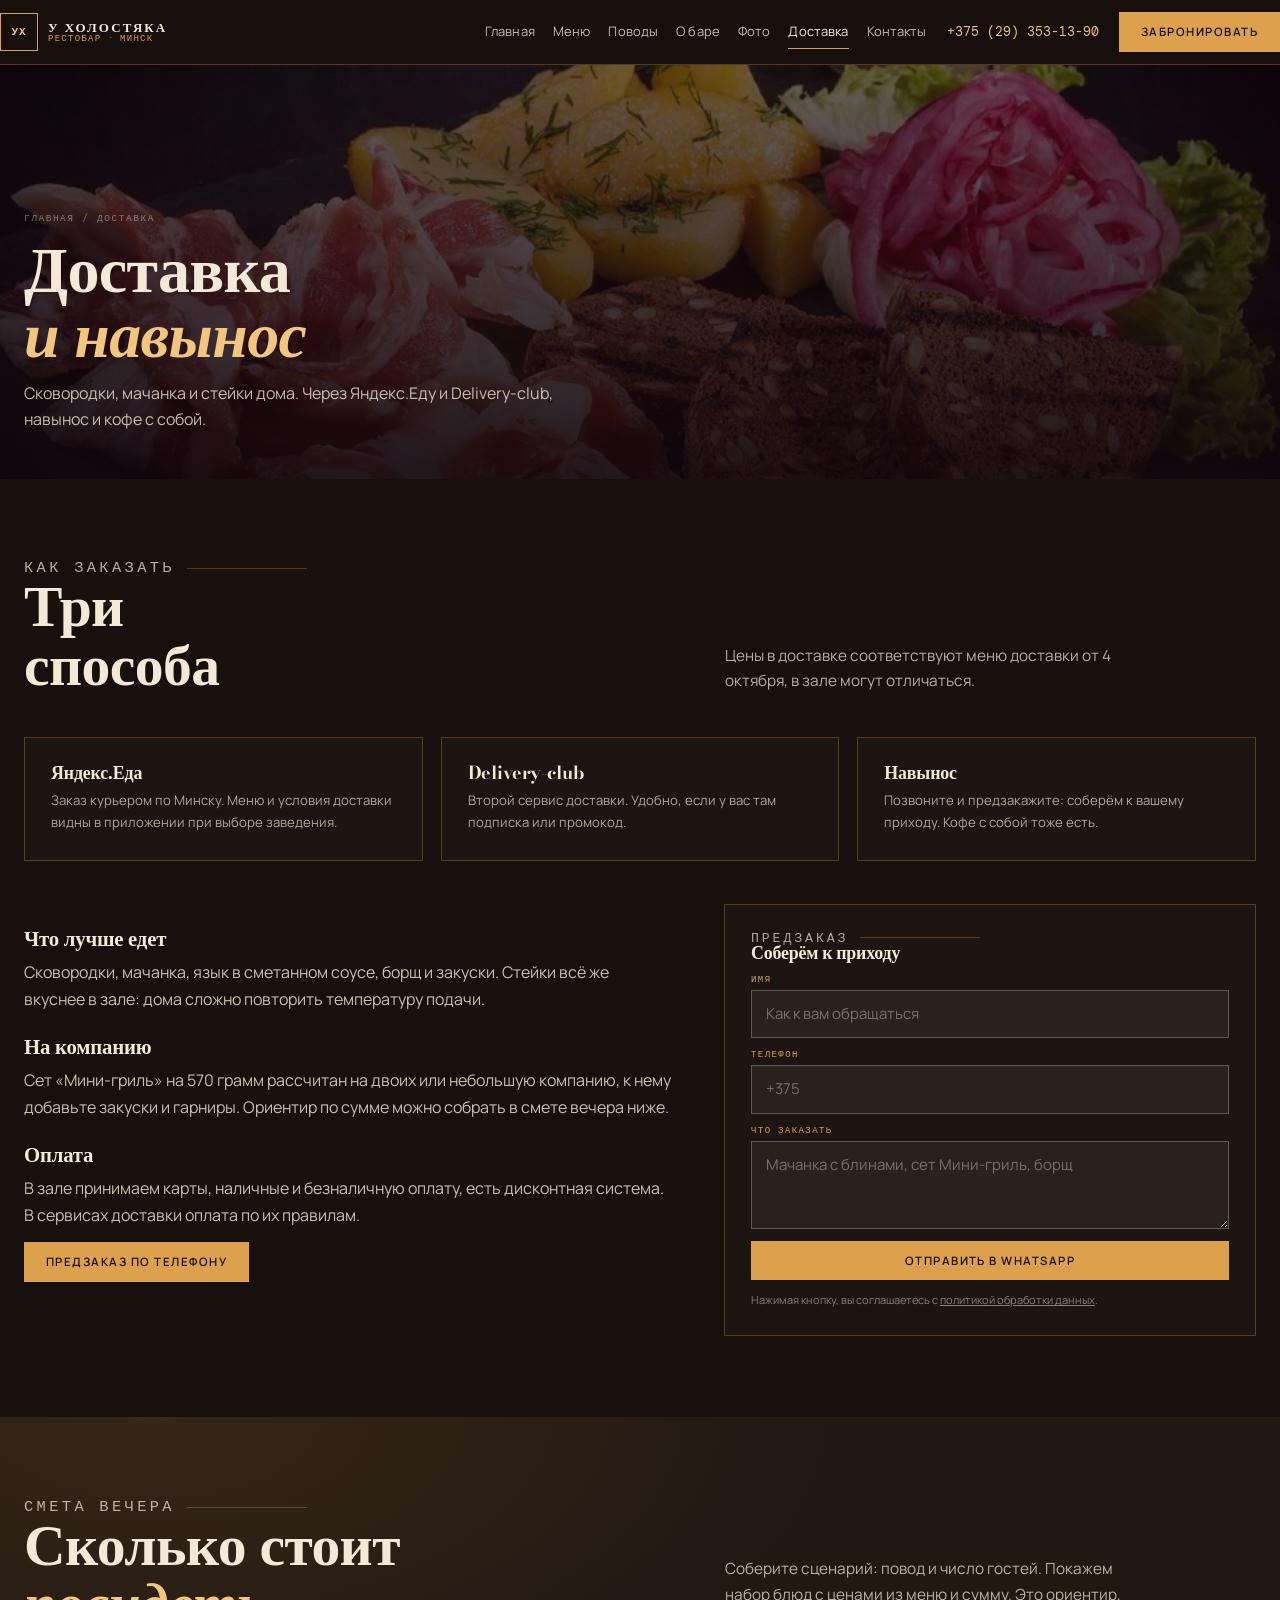
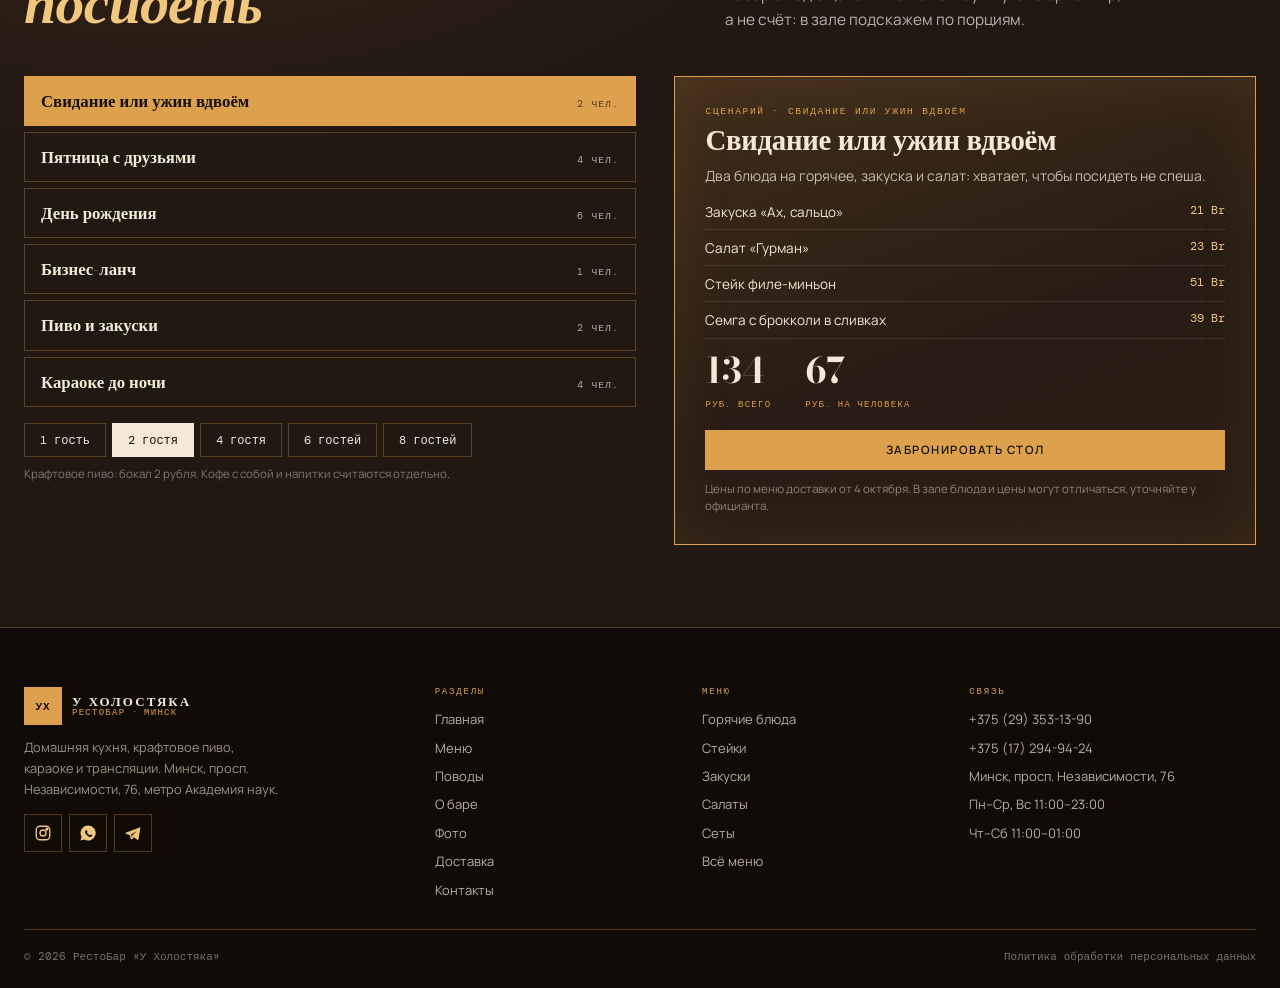
<file: delivery.html>
<!DOCTYPE html>
<html lang="ru">
<head>
<meta charset="utf-8">
<meta name="viewport" content="width=device-width, initial-scale=1">
<title>Доставка и навынос: «У Холостяка», Минск</title>
<meta name="description" content="Доставка через Яндекс.Еду и Delivery-club, навынос и кофе с собой. Предзаказ по телефону +375 (29) 353-13-90.">
<meta property="og:title" content="Доставка и навынос: «У Холостяка», Минск">
<meta property="og:description" content="Доставка через Яндекс.Еду и Delivery-club, навынос и кофе с собой. Предзаказ по телефону +375 (29) 353-13-90.">
<meta property="og:type" content="website">
<meta name="theme-color" content="#17100C">
<style>
:root{--wine:#17100C;--wine2:#221812;--wine3:#2E2017;--cream:#F4E9D7;--cream2:#EADCC6;--brass:#DDA04C;--brass2:#F1C67E;
--wood:#8C5B34;--wood2:#B07A45;--brick:#A5452B;--green:#7E8F62;
--ink:#15100C;--muted:#7A6459;--line:rgba(221,160,76,.3);
--pad:24px;--max:1320px;--serif:'Bodoni Moda',Georgia,serif;--body:'Manrope',system-ui,sans-serif;--mono:'DM Mono',ui-monospace,monospace}
*{box-sizing:border-box}html{-webkit-text-size-adjust:100%}
body{margin:0;background:var(--wine);color:var(--cream);font:16px/1.65 var(--body);-webkit-font-smoothing:antialiased}
img{max-width:100%;display:block}
h1,h2,h3{margin:0;font-family:var(--serif);font-weight:700;line-height:1.02;letter-spacing:-.01em}
a{color:inherit;text-decoration:none}[hidden]{display:none!important}
.wrap{width:100%;max-width:var(--max);margin:0 auto;padding:0 var(--pad)}
.header{position:sticky;top:0;z-index:40;background:rgba(23,16,12,.93);border-bottom:1px solid var(--line);backdrop-filter:blur(12px)}
.header__in{display:flex;align-items:center;gap:20px;padding:12px 0}
.logo{display:flex;align-items:center;gap:10px}
.logo__mark{width:38px;height:38px;display:grid;place-items:center;border:1px solid var(--brass);color:var(--brass2);font:700 11px/1 var(--mono);letter-spacing:.08em}
.logo__txt{display:flex;flex-direction:column;line-height:1.15}
.logo__txt b{font:700 13px/1 var(--serif);letter-spacing:.16em}
.logo__txt i{font:400 9px/1 var(--mono);letter-spacing:.14em;text-transform:uppercase;color:var(--brass);font-style:normal}
.nav{display:flex;gap:18px;margin-left:auto;font-size:13px;letter-spacing:.01em}
.nav a{padding:6px 0;border-bottom:1px solid transparent;color:rgba(246,236,220,.78)}
.nav a:hover,.nav a.is-on{border-color:var(--brass);color:var(--cream)}
.header__tel{font:400 12.5px/1 var(--mono);color:var(--brass2)}
.btn{display:inline-flex;align-items:center;gap:9px;padding:13px 21px;font:600 11.5px/1 var(--body);letter-spacing:.13em;text-transform:uppercase;border:1px solid var(--brass);background:var(--brass);color:var(--ink);cursor:pointer;transition:.2s}
.btn:hover{background:var(--brass2);border-color:var(--brass2)}
.btn--ghost{background:transparent;color:var(--cream);border-color:rgba(246,236,220,.4)}
.btn--ghost:hover{background:var(--cream);color:var(--ink);border-color:var(--cream)}
.burger{display:none;width:42px;height:38px;border:1px solid var(--line);background:transparent;align-items:center;justify-content:center;flex-direction:column;gap:4px;cursor:pointer}
.burger i{display:block;width:17px;height:1px;background:var(--cream)}
.burger.is-close i:first-child{transform:rotate(45deg) translateY(3px)}
.burger.is-close i:last-child{transform:rotate(-45deg) translateY(-3px)}
.hero{position:relative;min-height:min(96svh,860px);display:flex;align-items:flex-end;overflow:hidden;background:#12060C}
.hero__img{position:absolute;inset:0;width:100%;height:100%;object-fit:cover}
.hero::after{content:'';position:absolute;inset:0;background:radial-gradient(120% 80% at 68% 0%,rgba(221,160,76,.28),transparent 58%),linear-gradient(180deg,rgba(23,16,12,.62),rgba(23,16,12,.18) 40%,rgba(23,16,12,.86) 76%,var(--wine) 100%)}
.hero__img{filter:saturate(1.06) contrast(1.02)}
.hero__in{position:relative;z-index:2;width:100%;padding:clamp(36px,6vw,72px) 0 clamp(20px,3vw,28px)}
.hero h1{font-size:clamp(2.6rem,7.4vw,6.2rem);line-height:.96}
.hero h1 em{font-style:italic;color:var(--brass2)}
.hero__lede{max-width:46ch;margin:18px 0 22px;color:rgba(246,236,220,.86);font-size:clamp(.95rem,1.3vw,1.06rem)}
.hero__acts{display:flex;flex-wrap:wrap;gap:10px;margin-bottom:clamp(20px,3vw,34px)}
.hero__facts{display:grid;grid-template-columns:repeat(4,minmax(0,1fr));border-top:1px solid var(--line)}
.hero__facts div{padding:14px 14px 0 0}
.hero__facts b{display:block;font:700 clamp(1rem,1.7vw,1.28rem)/1.15 var(--serif);letter-spacing:.01em;color:var(--cream)}
.hero__facts span{font:400 9px/1.5 var(--mono);letter-spacing:.14em;text-transform:uppercase;color:var(--brass)}
.drawer{position:fixed;inset:0;z-index:90;background:rgba(10,4,7,.8);display:none}
.drawer[data-open]{display:block}
.drawer__in{position:absolute;inset:0 0 0 auto;width:min(400px,92vw);background:var(--wine2);border-left:1px solid var(--line);padding:22px;overflow-y:auto}
.drawer__top{display:flex;justify-content:space-between;align-items:center;margin-bottom:20px}
.drawer__nav{display:grid;font:700 22px/1 var(--serif)}
.drawer__nav a{padding:15px 0;border-bottom:1px solid var(--line)}
.drawer__cta{width:100%;justify-content:center;margin-top:20px}
.drawer__note{font-size:12.5px;color:rgba(246,236,220,.6);margin-top:12px}
body.is-locked{overflow:hidden}
.mbar{display:none}
@media (max-width:1024px){
.nav{display:none}.burger{display:flex}.header__tel{display:none}.header__in{gap:10px}
.hero__facts{grid-template-columns:1fr 1fr}
}
</style>
<link rel="preconnect" href="https://fonts.googleapis.com">
<link rel="preconnect" href="https://fonts.gstatic.com" crossorigin>
<link href="https://fonts.googleapis.com/css2?family=Bodoni+Moda:ital,wght@0,400;0,700;1,400;1,700&family=Manrope:wght@400;500;600;700&family=DM+Mono:wght@400;500&display=swap" rel="stylesheet">
<link rel="stylesheet" href="assets/css/style.v1.css">
<link rel="icon" href="assets/img/favicon.svg" type="image/svg+xml">
</head>
<body>
<header class="header"><div class="header__in wrap">
<a class="logo" href="index.html"><span class="logo__mark">УХ</span><span class="logo__txt"><b>У ХОЛОСТЯКА</b><i>рестобар · Минск</i></span></a>
<nav class="nav" aria-label="Основное меню"><a href="index.html">Главная</a><a href="menu.html">Меню</a><a href="events.html">Поводы</a><a href="about.html">О баре</a><a href="gallery.html">Фото</a><a href="delivery.html" class="is-on">Доставка</a><a href="kontakty.html">Контакты</a></nav>
<a class="header__tel" href="tel:+375293531390">+375 (29) 353-13-90</a>
<a class="btn btn--brass" href="https://wa.me/375293531390" target="_blank" rel="noopener">Забронировать</a>
<button class="burger" type="button" aria-label="Меню" aria-expanded="false" aria-controls="drawer"><i></i><i></i><i></i></button>
</div></header>
<div class="drawer" id="drawer" role="dialog" aria-modal="true" aria-label="Меню" hidden>
<div class="drawer__in">
<div class="drawer__top">
<a class="logo" href="index.html"><span class="logo__mark">УХ</span><span class="logo__txt"><b>У ХОЛОСТЯКА</b><i>рестобар</i></span></a>
<button class="burger is-close" type="button" data-close aria-label="Закрыть меню"><i></i><i></i></button>
</div>
<nav class="drawer__nav"><a href="index.html">Главная</a><a href="menu.html">Меню</a><a href="events.html">Поводы</a><a href="about.html">О баре</a><a href="gallery.html">Фото</a><a href="delivery.html">Доставка</a><a href="kontakty.html">Контакты</a></nav>
<a class="btn btn--brass drawer__cta" href="tel:+375293531390">Позвонить +375 (29) 353-13-90</a>
<p class="drawer__note">Минск, просп. Независимости, 76. Каждый день с 11:00, в четверг, пятницу и субботу до 01:00.</p>
</div></div>
<main>
<section class="phero"><img src="assets/img/dish4.jpg" alt="Блюдо для доставки" width="1024" height="683">
<div class="phero__in"><div class="wrap"><div class="crumbs"><a href="index.html">Главная</a> / Доставка</div>
<h1>Доставка<br><em>и навынос</em></h1><p>Сковородки, мачанка и стейки дома. Через Яндекс.Еду и Delivery-club, навынос и кофе с собой.</p></div></div></section>
<section class="section"><div class="wrap">
<div class="sec-head"><div><p class="eyebrow">как заказать</p><h2 class="h2">Три<br>способа</h2></div><p>Цены в доставке соответствуют меню доставки от 4 октября, в зале могут отличаться.</p></div>
<div class="cards">
<div class="card"><h3>Яндекс.Еда</h3><p>Заказ курьером по Минску. Меню и условия доставки видны в приложении при выборе заведения.</p></div>
<div class="card"><h3>Delivery-club</h3><p>Второй сервис доставки. Удобно, если у вас там подписка или промокод.</p></div>
<div class="card"><h3>Навынос</h3><p>Позвоните и предзакажите: соберём к вашему приходу. Кофе с собой тоже есть.</p></div>
</div>
<div class="two" style="margin-top:clamp(24px,3.4vw,44px)">
<div class="prose">
<h3>Что лучше едет</h3>
<p>Сковородки, мачанка, язык в сметанном соусе, борщ и закуски. Стейки всё же вкуснее в зале: дома сложно повторить температуру подачи.</p>
<h3>На компанию</h3>
<p>Сет «Мини-гриль» на 570 грамм рассчитан на двоих или небольшую компанию, к нему добавьте закуски и гарниры. Ориентир по сумме можно собрать в смете вечера ниже.</p>
<h3>Оплата</h3>
<p>В зале принимаем карты, наличные и безналичную оплату, есть дисконтная система. В сервисах доставки оплата по их правилам.</p>
<a class="btn" href="tel:+375293531390">Предзаказ по телефону</a>
</div>
<div class="card"><p class="eyebrow">предзаказ</p><h3 style="margin-bottom:12px">Соберём к приходу</h3>
<form class="form" id="lead">
<label>Имя<input type="text" id="lName" placeholder="Как к вам обращаться" required></label>
<label>Телефон<input type="tel" id="lTel" placeholder="+375" required></label>
<label>Что заказать<textarea id="lTask" placeholder="Мачанка с блинами, сет Мини-гриль, борщ"></textarea></label>
<button class="btn" type="submit" style="justify-content:center">Отправить в WhatsApp</button>
<p style="font-size:11px;color:rgba(246,236,220,.5);margin:0;line-height:1.5">Нажимая кнопку, вы соглашаетесь с <a href="politika.html" style="text-decoration:underline">политикой обработки данных</a>.</p>
</form></div>
</div>
</div></section>

<section class="section section--wine2" id="party"><div class="wrap">
<div class="sec-head"><div><p class="eyebrow">смета вечера</p><h2 class="h2">Сколько стоит<br><em>посидеть</em></h2></div>
<p>Соберите сценарий: повод и число гостей. Покажем набор блюд с ценами из меню и сумму. Это ориентир, а не счёт: в зале подскажем по порциям.</p></div>
<div class="party">
<div><div class="party__occ" id="occ"><button class="obtn is-on" type="button" data-k="date">Свидание или ужин вдвоём<span>2 чел.</span></button><button class="obtn" type="button" data-k="friends">Пятница с друзьями<span>4 чел.</span></button><button class="obtn" type="button" data-k="birthday">День рождения<span>6 чел.</span></button><button class="obtn" type="button" data-k="lunch">Бизнес-ланч<span>1 чел.</span></button><button class="obtn" type="button" data-k="beer">Пиво и закуски<span>2 чел.</span></button><button class="obtn" type="button" data-k="late">Караоке до ночи<span>4 чел.</span></button></div>
<div class="guest" id="guests">
<button class="gbtn" type="button" data-n="1">1 гость</button>
<button class="gbtn is-on" type="button" data-n="2">2 гостя</button>
<button class="gbtn" type="button" data-n="4">4 гостя</button>
<button class="gbtn" type="button" data-n="6">6 гостей</button>
<button class="gbtn" type="button" data-n="8">8 гостей</button>
</div>
<p class="hint">Крафтовое пиво: бокал 2 рубля. Кофе с собой и напитки считаются отдельно.</p></div>
<div class="party__out">
<p class="party__k" id="pk">СЦЕНАРИЙ · СВИДАНИЕ</p>
<h3 id="pt">Свидание или ужин вдвоём</h3>
<p class="lead" id="pd"></p>
<ul class="olist" id="pl"></ul>
<div class="totals"><div><b id="psum">0</b><span>руб. всего</span></div><div><b id="ppp">0</b><span>руб. на человека</span></div></div>
<a class="btn" href="https://wa.me/375293531390" target="_blank" rel="noopener" id="psend">Забронировать стол</a>
<p class="party__note">Цены по меню доставки от 4 октября. В зале блюда и цены могут отличаться, уточняйте у официанта.</p>
</div>
</div>
</div></section>

</main>
<footer class="footer"><div class="wrap">
<div class="footer__top">
<div class="footer__about"><a class="logo logo--f" href="index.html"><span class="logo__mark">УХ</span><span class="logo__txt"><b>У ХОЛОСТЯКА</b><i>рестобар · Минск</i></span></a>
<p>Домашняя кухня, крафтовое пиво, караоке и трансляции. Минск, просп. Независимости, 76, метро Академия наук.</p>
<div class="soc"><a href="https://www.instagram.com/y_holostyaka_restobar/" target="_blank" rel="noopener" aria-label="Instagram"><svg viewBox="0 0 24 24" fill="none" stroke="currentColor" stroke-width="1.8" aria-hidden="true"><rect x="3" y="3" width="18" height="18" rx="5"/><circle cx="12" cy="12" r="4"/><circle cx="17.2" cy="6.8" r="1.2" fill="currentColor"/></svg></a><a href="https://wa.me/375293531390" target="_blank" rel="noopener" aria-label="WhatsApp"><svg viewBox="0 0 24 24" fill="currentColor" aria-hidden="true"><path d="M12 2a10 10 0 0 0-8.6 15L2 22l5.2-1.4A10 10 0 1 0 12 2m5.3 14.1c-.2.6-1.2 1.2-1.9 1.2-.5 0-1.1 0-2-.4a11 11 0 0 1-4.4-3.9c-.5-.8-.9-1.7-.9-2.5 0-.7.4-1.4.9-1.8.2-.2.4-.3.6-.3h.5c.2 0 .4 0 .5.4l.7 1.6c0 .2 0 .3-.1.5l-.4.5c-.1.2-.2.3 0 .5a8 8 0 0 0 3.4 2.9c.2.1.4.1.5-.1l.6-.7c.1-.2.3-.2.5-.1l1.6.8c.2.1.3.2.3.4s0 .5-.1.9"/></svg></a><a href="https://t.me/+375293531390" target="_blank" rel="noopener" aria-label="Telegram"><svg viewBox="0 0 24 24" fill="currentColor" aria-hidden="true"><path d="M21.8 4.2 2.9 11.4c-.9.3-.9 1.5 0 1.8l4.6 1.5 1.7 5.3c.2.7 1 .9 1.5.3l2.5-2.6 4.6 3.4c.6.4 1.4 0 1.5-.7l2.5-15c.1-.8-.6-1.4-1.5-1.2M9.4 14.3l8.4-5.6-6.8 6.6-.2 3z"/></svg></a></div>
</div>
<div><h4>Разделы</h4><ul><li><a href="index.html">Главная</a></li><li><a href="menu.html">Меню</a></li><li><a href="events.html">Поводы</a></li><li><a href="about.html">О баре</a></li><li><a href="gallery.html">Фото</a></li><li><a href="delivery.html">Доставка</a></li><li><a href="kontakty.html">Контакты</a></li></ul></div>
<div><h4>Меню</h4><ul><li><a href="menu.html#m-goryachie-blyuda">Горячие блюда</a></li><li><a href="menu.html#m-stejki">Стейки</a></li><li><a href="menu.html#m-zakuski">Закуски</a></li><li><a href="menu.html#m-salaty">Салаты</a></li><li><a href="menu.html#m-sety">Сеты</a></li><li><a href="menu.html">Всё меню</a></li></ul></div>
<div><h4>Связь</h4><ul>
<li><a href="tel:+375293531390">+375 (29) 353-13-90</a></li>
<li><a href="tel:+375172949424">+375 (17) 294-94-24</a></li>
<li><a href="https://yandex.by/maps/org/u_kholostyaka/187212473808/" target="_blank" rel="noopener">Минск, просп. Независимости, 76</a></li>
<li>Пн–Ср, Вс 11:00–23:00</li>
<li>Чт–Сб 11:00–01:00</li>
</ul></div>
</div>
<div class="footer__bottom"><span>© <span id="yr">2026</span> РестоБар «У Холостяка»</span>
<span><a href="politika.html">Политика обработки персональных данных</a></span></div>
</div></footer>
<div class="mbar" role="navigation" aria-label="Быстрая связь">
<a href="tel:+375293531390"><svg viewBox="0 0 24 24" fill="currentColor" aria-hidden="true"><path d="M6.6 10.8a15.5 15.5 0 0 0 6.6 6.6l2.2-2.2a1 1 0 0 1 1-.24c1.1.36 2.3.56 3.5.56a1 1 0 0 1 1 1V20a1 1 0 0 1-1 1A17 17 0 0 1 3 4a1 1 0 0 1 1-1h3.5a1 1 0 0 1 1 1c0 1.2.2 2.4.56 3.5a1 1 0 0 1-.25 1z"/></svg>Позвонить</a>
<a href="https://wa.me/375293531390" target="_blank" rel="noopener"><svg viewBox="0 0 24 24" fill="currentColor" aria-hidden="true"><path d="M12 2a10 10 0 0 0-8.6 15L2 22l5.2-1.4A10 10 0 1 0 12 2m5.3 14.1c-.2.6-1.2 1.2-1.9 1.2-.5 0-1.1 0-2-.4a11 11 0 0 1-4.4-3.9c-.5-.8-.9-1.7-.9-2.5 0-.7.4-1.4.9-1.8.2-.2.4-.3.6-.3h.5c.2 0 .4 0 .5.4l.7 1.6c0 .2 0 .3-.1.5l-.4.5c-.1.2-.2.3 0 .5a8 8 0 0 0 3.4 2.9c.2.1.4.1.5-.1l.6-.7c.1-.2.3-.2.5-.1l1.6.8c.2.1.3.2.3.4s0 .5-.1.9"/></svg>WhatsApp</a>
<a href="viber://chat?number=%2B375293531390"><svg viewBox="0 0 24 24" fill="currentColor" aria-hidden="true"><path d="M12 2C7 2 3 5.6 3 10c0 2.5 1.3 4.7 3.4 6.1L6 21l4-1.6c.6.1 1.3.2 2 .2 5 0 9-3.6 9-8s-4-8-9-8m3.6 11.3c-.4.9-1.9 1.6-2.7 1.5-2.4-.3-4.6-2.1-5.4-4.4-.3-.8.2-2 1-2.4.3-.2.7 0 .9.3l.7 1.2c.1.3 0 .5-.2.7-.3.2-.2.5.1.9.6.8 1.2 1.2 1.9 1.5.4.2.6 0 .8-.2s.4-.3.7-.2l1.3.6c.3.2.3.6.2.9"/></svg>Viber</a>
<a href="https://t.me/+375293531390" target="_blank" rel="noopener"><svg viewBox="0 0 24 24" fill="currentColor" aria-hidden="true"><path d="M21.8 4.2 2.9 11.4c-.9.3-.9 1.5 0 1.8l4.6 1.5 1.7 5.3c.2.7 1 .9 1.5.3l2.5-2.6 4.6 3.4c.6.4 1.4 0 1.5-.7l2.5-15c.1-.8-.6-1.4-1.5-1.2M9.4 14.3l8.4-5.6-6.8 6.6-.2 3z"/></svg>Telegram</a>
</div>
<script src="assets/js/main.v1.js"></script>
</body>
</html>
</file>
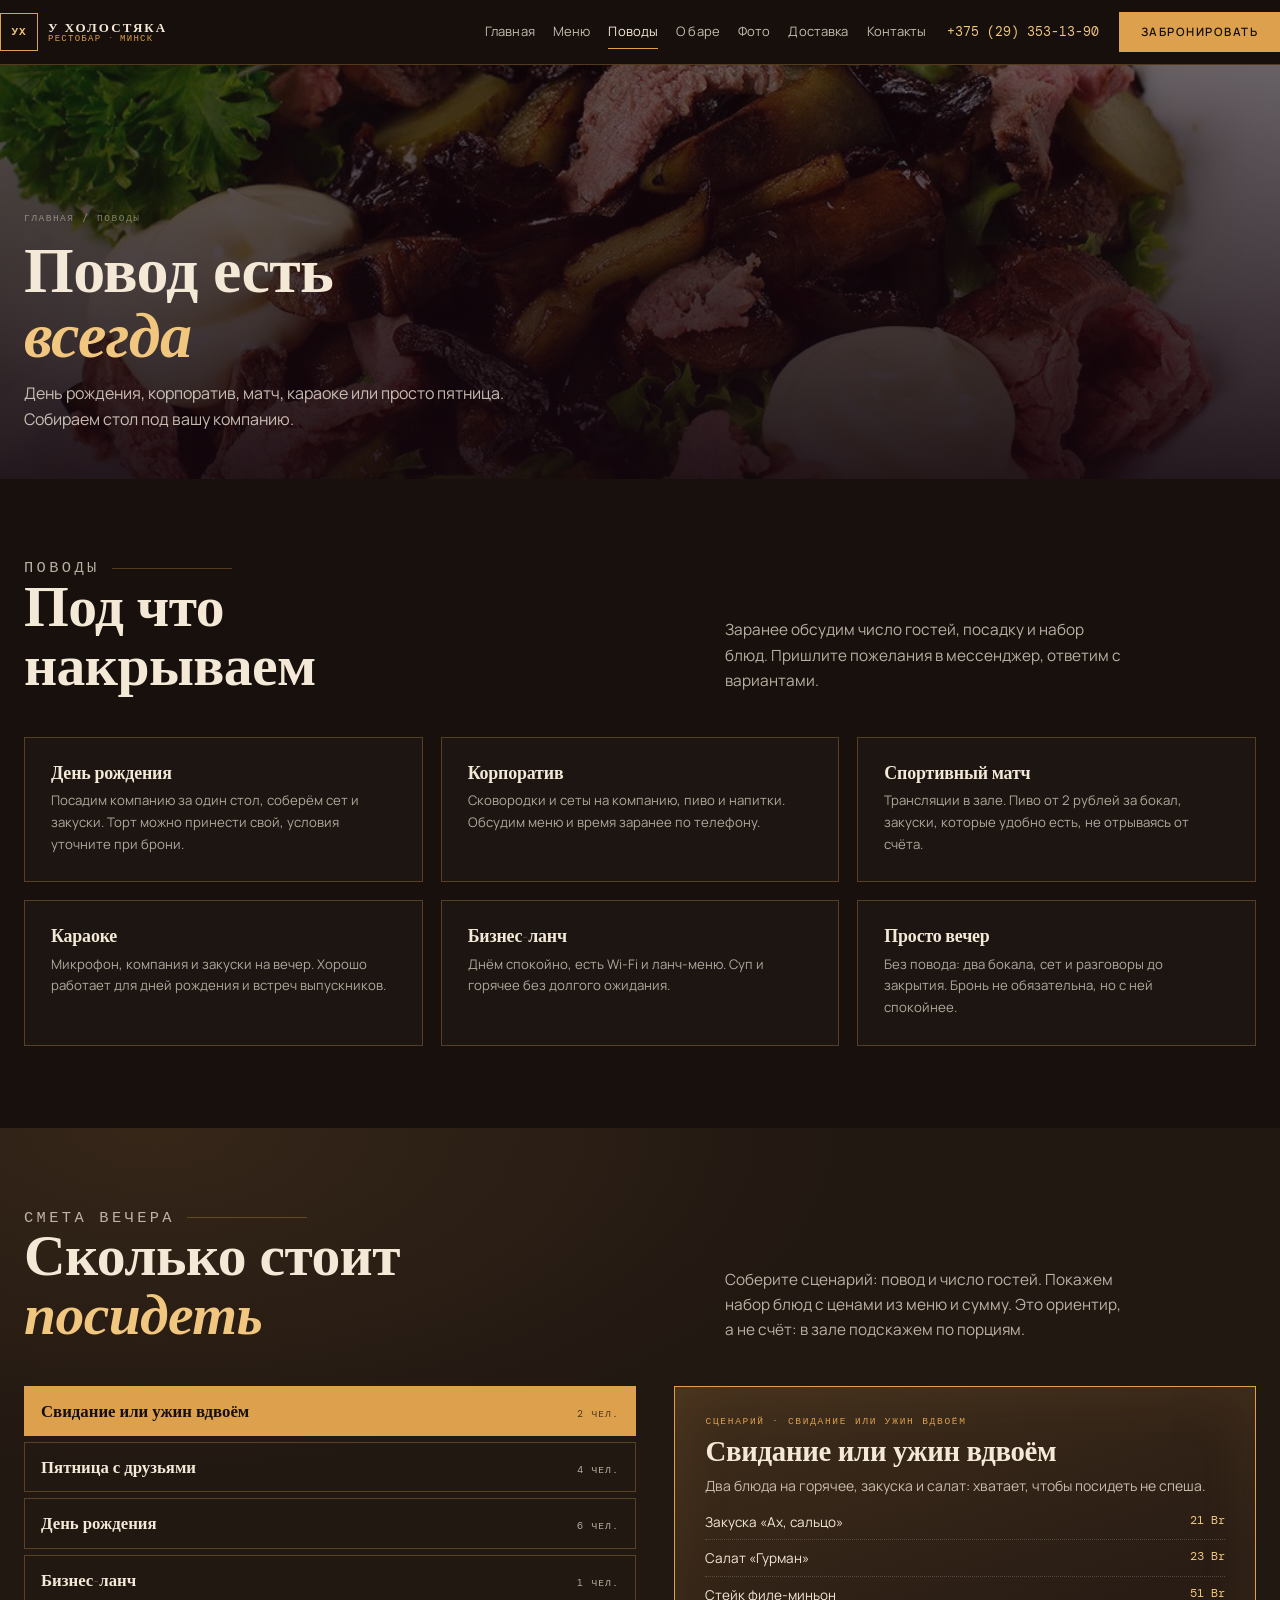
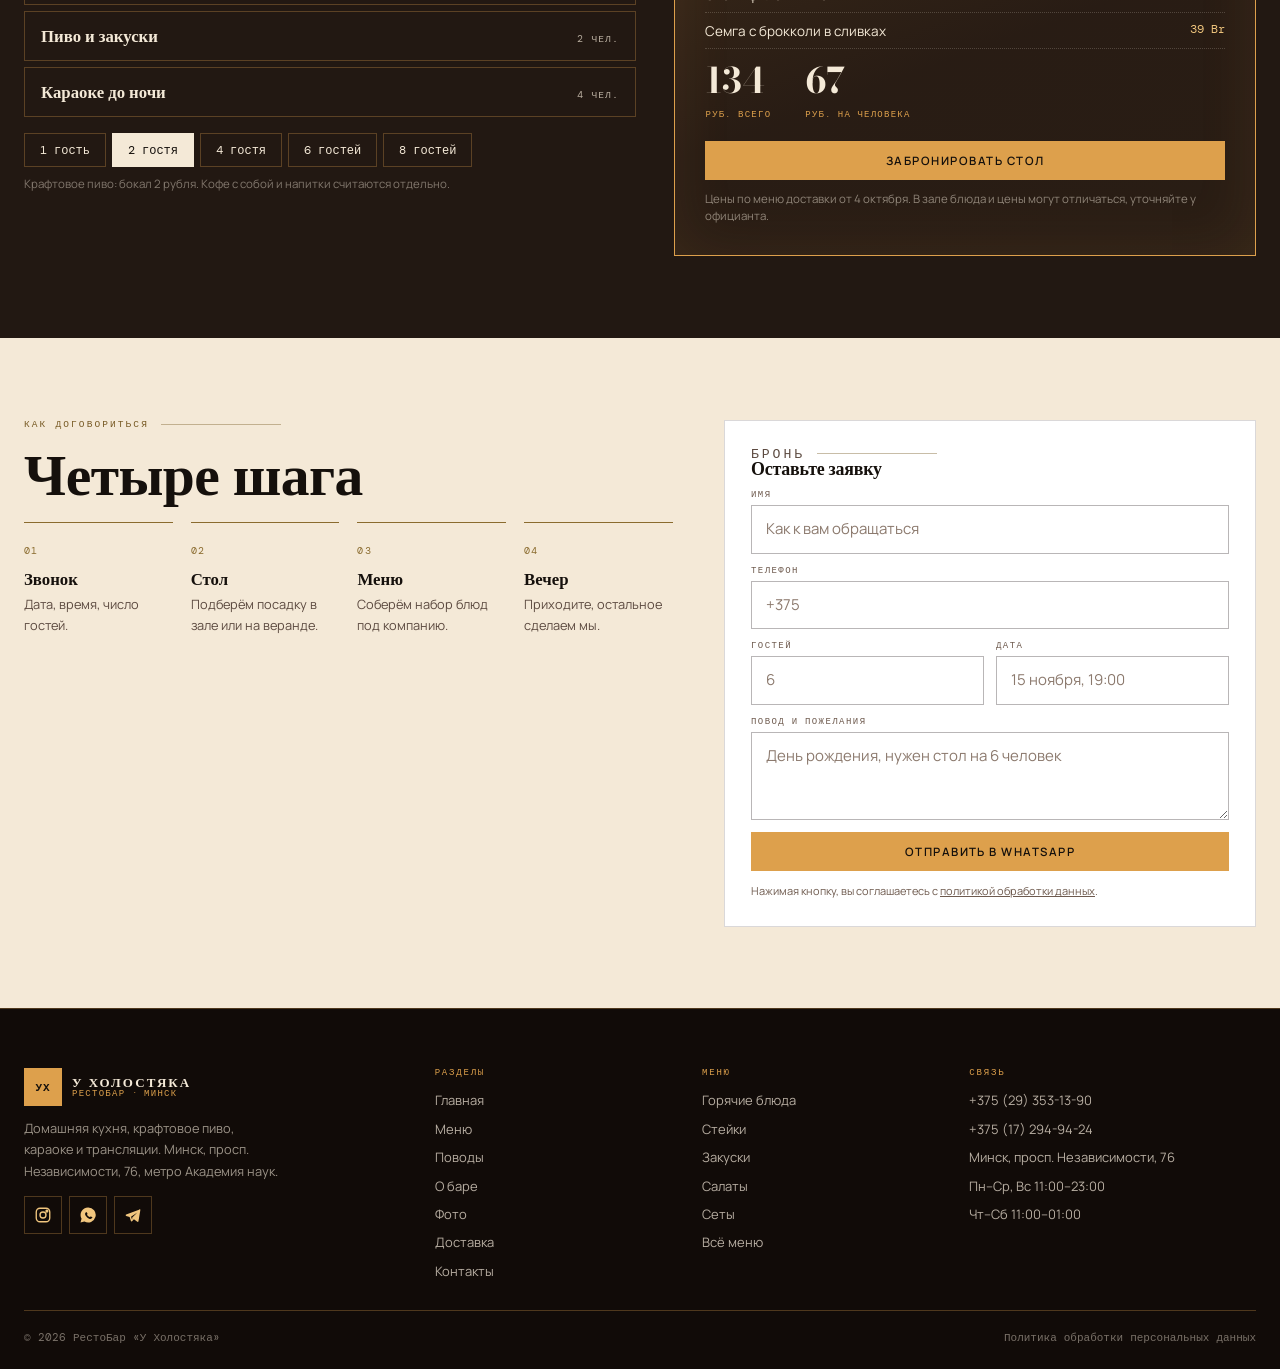
<file: events.html>
<!DOCTYPE html>
<html lang="ru">
<head>
<meta charset="utf-8">
<meta name="viewport" content="width=device-width, initial-scale=1">
<title>Поводы: день рождения, корпоратив, караоке | У Холостяка</title>
<meta name="description" content="День рождения, корпоратив, спортивные трансляции и караоке в рестобаре на Независимости, 76. Соберём стол под компанию.">
<meta property="og:title" content="Поводы: день рождения, корпоратив, караоке | У Холостяка">
<meta property="og:description" content="День рождения, корпоратив, спортивные трансляции и караоке в рестобаре на Независимости, 76. Соберём стол под компанию.">
<meta property="og:type" content="website">
<meta name="theme-color" content="#17100C">
<style>
:root{--wine:#17100C;--wine2:#221812;--wine3:#2E2017;--cream:#F4E9D7;--cream2:#EADCC6;--brass:#DDA04C;--brass2:#F1C67E;
--wood:#8C5B34;--wood2:#B07A45;--brick:#A5452B;--green:#7E8F62;
--ink:#15100C;--muted:#7A6459;--line:rgba(221,160,76,.3);
--pad:24px;--max:1320px;--serif:'Bodoni Moda',Georgia,serif;--body:'Manrope',system-ui,sans-serif;--mono:'DM Mono',ui-monospace,monospace}
*{box-sizing:border-box}html{-webkit-text-size-adjust:100%}
body{margin:0;background:var(--wine);color:var(--cream);font:16px/1.65 var(--body);-webkit-font-smoothing:antialiased}
img{max-width:100%;display:block}
h1,h2,h3{margin:0;font-family:var(--serif);font-weight:700;line-height:1.02;letter-spacing:-.01em}
a{color:inherit;text-decoration:none}[hidden]{display:none!important}
.wrap{width:100%;max-width:var(--max);margin:0 auto;padding:0 var(--pad)}
.header{position:sticky;top:0;z-index:40;background:rgba(23,16,12,.93);border-bottom:1px solid var(--line);backdrop-filter:blur(12px)}
.header__in{display:flex;align-items:center;gap:20px;padding:12px 0}
.logo{display:flex;align-items:center;gap:10px}
.logo__mark{width:38px;height:38px;display:grid;place-items:center;border:1px solid var(--brass);color:var(--brass2);font:700 11px/1 var(--mono);letter-spacing:.08em}
.logo__txt{display:flex;flex-direction:column;line-height:1.15}
.logo__txt b{font:700 13px/1 var(--serif);letter-spacing:.16em}
.logo__txt i{font:400 9px/1 var(--mono);letter-spacing:.14em;text-transform:uppercase;color:var(--brass);font-style:normal}
.nav{display:flex;gap:18px;margin-left:auto;font-size:13px;letter-spacing:.01em}
.nav a{padding:6px 0;border-bottom:1px solid transparent;color:rgba(246,236,220,.78)}
.nav a:hover,.nav a.is-on{border-color:var(--brass);color:var(--cream)}
.header__tel{font:400 12.5px/1 var(--mono);color:var(--brass2)}
.btn{display:inline-flex;align-items:center;gap:9px;padding:13px 21px;font:600 11.5px/1 var(--body);letter-spacing:.13em;text-transform:uppercase;border:1px solid var(--brass);background:var(--brass);color:var(--ink);cursor:pointer;transition:.2s}
.btn:hover{background:var(--brass2);border-color:var(--brass2)}
.btn--ghost{background:transparent;color:var(--cream);border-color:rgba(246,236,220,.4)}
.btn--ghost:hover{background:var(--cream);color:var(--ink);border-color:var(--cream)}
.burger{display:none;width:42px;height:38px;border:1px solid var(--line);background:transparent;align-items:center;justify-content:center;flex-direction:column;gap:4px;cursor:pointer}
.burger i{display:block;width:17px;height:1px;background:var(--cream)}
.burger.is-close i:first-child{transform:rotate(45deg) translateY(3px)}
.burger.is-close i:last-child{transform:rotate(-45deg) translateY(-3px)}
.hero{position:relative;min-height:min(96svh,860px);display:flex;align-items:flex-end;overflow:hidden;background:#12060C}
.hero__img{position:absolute;inset:0;width:100%;height:100%;object-fit:cover}
.hero::after{content:'';position:absolute;inset:0;background:radial-gradient(120% 80% at 68% 0%,rgba(221,160,76,.28),transparent 58%),linear-gradient(180deg,rgba(23,16,12,.62),rgba(23,16,12,.18) 40%,rgba(23,16,12,.86) 76%,var(--wine) 100%)}
.hero__img{filter:saturate(1.06) contrast(1.02)}
.hero__in{position:relative;z-index:2;width:100%;padding:clamp(36px,6vw,72px) 0 clamp(20px,3vw,28px)}
.hero h1{font-size:clamp(2.6rem,7.4vw,6.2rem);line-height:.96}
.hero h1 em{font-style:italic;color:var(--brass2)}
.hero__lede{max-width:46ch;margin:18px 0 22px;color:rgba(246,236,220,.86);font-size:clamp(.95rem,1.3vw,1.06rem)}
.hero__acts{display:flex;flex-wrap:wrap;gap:10px;margin-bottom:clamp(20px,3vw,34px)}
.hero__facts{display:grid;grid-template-columns:repeat(4,minmax(0,1fr));border-top:1px solid var(--line)}
.hero__facts div{padding:14px 14px 0 0}
.hero__facts b{display:block;font:700 clamp(1rem,1.7vw,1.28rem)/1.15 var(--serif);letter-spacing:.01em;color:var(--cream)}
.hero__facts span{font:400 9px/1.5 var(--mono);letter-spacing:.14em;text-transform:uppercase;color:var(--brass)}
.drawer{position:fixed;inset:0;z-index:90;background:rgba(10,4,7,.8);display:none}
.drawer[data-open]{display:block}
.drawer__in{position:absolute;inset:0 0 0 auto;width:min(400px,92vw);background:var(--wine2);border-left:1px solid var(--line);padding:22px;overflow-y:auto}
.drawer__top{display:flex;justify-content:space-between;align-items:center;margin-bottom:20px}
.drawer__nav{display:grid;font:700 22px/1 var(--serif)}
.drawer__nav a{padding:15px 0;border-bottom:1px solid var(--line)}
.drawer__cta{width:100%;justify-content:center;margin-top:20px}
.drawer__note{font-size:12.5px;color:rgba(246,236,220,.6);margin-top:12px}
body.is-locked{overflow:hidden}
.mbar{display:none}
@media (max-width:1024px){
.nav{display:none}.burger{display:flex}.header__tel{display:none}.header__in{gap:10px}
.hero__facts{grid-template-columns:1fr 1fr}
}
</style>
<link rel="preconnect" href="https://fonts.googleapis.com">
<link rel="preconnect" href="https://fonts.gstatic.com" crossorigin>
<link href="https://fonts.googleapis.com/css2?family=Bodoni+Moda:ital,wght@0,400;0,700;1,400;1,700&family=Manrope:wght@400;500;600;700&family=DM+Mono:wght@400;500&display=swap" rel="stylesheet">
<link rel="stylesheet" href="assets/css/style.v1.css">
<link rel="icon" href="assets/img/favicon.svg" type="image/svg+xml">
</head>
<body>
<header class="header"><div class="header__in wrap">
<a class="logo" href="index.html"><span class="logo__mark">УХ</span><span class="logo__txt"><b>У ХОЛОСТЯКА</b><i>рестобар · Минск</i></span></a>
<nav class="nav" aria-label="Основное меню"><a href="index.html">Главная</a><a href="menu.html">Меню</a><a href="events.html" class="is-on">Поводы</a><a href="about.html">О баре</a><a href="gallery.html">Фото</a><a href="delivery.html">Доставка</a><a href="kontakty.html">Контакты</a></nav>
<a class="header__tel" href="tel:+375293531390">+375 (29) 353-13-90</a>
<a class="btn btn--brass" href="https://wa.me/375293531390" target="_blank" rel="noopener">Забронировать</a>
<button class="burger" type="button" aria-label="Меню" aria-expanded="false" aria-controls="drawer"><i></i><i></i><i></i></button>
</div></header>
<div class="drawer" id="drawer" role="dialog" aria-modal="true" aria-label="Меню" hidden>
<div class="drawer__in">
<div class="drawer__top">
<a class="logo" href="index.html"><span class="logo__mark">УХ</span><span class="logo__txt"><b>У ХОЛОСТЯКА</b><i>рестобар</i></span></a>
<button class="burger is-close" type="button" data-close aria-label="Закрыть меню"><i></i><i></i></button>
</div>
<nav class="drawer__nav"><a href="index.html">Главная</a><a href="menu.html">Меню</a><a href="events.html">Поводы</a><a href="about.html">О баре</a><a href="gallery.html">Фото</a><a href="delivery.html">Доставка</a><a href="kontakty.html">Контакты</a></nav>
<a class="btn btn--brass drawer__cta" href="tel:+375293531390">Позвонить +375 (29) 353-13-90</a>
<p class="drawer__note">Минск, просп. Независимости, 76. Каждый день с 11:00, в четверг, пятницу и субботу до 01:00.</p>
</div></div>
<main>
<section class="phero"><img src="assets/img/beer.jpg" alt="Пиво и закуски" width="1024" height="663">
<div class="phero__in"><div class="wrap"><div class="crumbs"><a href="index.html">Главная</a> / Поводы</div>
<h1>Повод есть<br><em>всегда</em></h1><p>День рождения, корпоратив, матч, караоке или просто пятница. Собираем стол под вашу компанию.</p></div></div></section>
<section class="section"><div class="wrap">
<div class="sec-head"><div><p class="eyebrow">поводы</p><h2 class="h2">Под что<br>накрываем</h2></div><p>Заранее обсудим число гостей, посадку и набор блюд. Пришлите пожелания в мессенджер, ответим с вариантами.</p></div>
<div class="cards">
<div class="card"><h3>День рождения</h3><p>Посадим компанию за один стол, соберём сет и закуски. Торт можно принести свой, условия уточните при брони.</p></div>
<div class="card"><h3>Корпоратив</h3><p>Сковородки и сеты на компанию, пиво и напитки. Обсудим меню и время заранее по телефону.</p></div>
<div class="card"><h3>Спортивный матч</h3><p>Трансляции в зале. Пиво от 2 рублей за бокал, закуски, которые удобно есть, не отрываясь от счёта.</p></div>
<div class="card"><h3>Караоке</h3><p>Микрофон, компания и закуски на вечер. Хорошо работает для дней рождения и встреч выпускников.</p></div>
<div class="card"><h3>Бизнес-ланч</h3><p>Днём спокойно, есть Wi-Fi и ланч-меню. Суп и горячее без долгого ожидания.</p></div>
<div class="card"><h3>Просто вечер</h3><p>Без повода: два бокала, сет и разговоры до закрытия. Бронь не обязательна, но с ней спокойнее.</p></div>
</div>
</div></section>

<section class="section section--wine2" id="party"><div class="wrap">
<div class="sec-head"><div><p class="eyebrow">смета вечера</p><h2 class="h2">Сколько стоит<br><em>посидеть</em></h2></div>
<p>Соберите сценарий: повод и число гостей. Покажем набор блюд с ценами из меню и сумму. Это ориентир, а не счёт: в зале подскажем по порциям.</p></div>
<div class="party">
<div><div class="party__occ" id="occ"><button class="obtn is-on" type="button" data-k="date">Свидание или ужин вдвоём<span>2 чел.</span></button><button class="obtn" type="button" data-k="friends">Пятница с друзьями<span>4 чел.</span></button><button class="obtn" type="button" data-k="birthday">День рождения<span>6 чел.</span></button><button class="obtn" type="button" data-k="lunch">Бизнес-ланч<span>1 чел.</span></button><button class="obtn" type="button" data-k="beer">Пиво и закуски<span>2 чел.</span></button><button class="obtn" type="button" data-k="late">Караоке до ночи<span>4 чел.</span></button></div>
<div class="guest" id="guests">
<button class="gbtn" type="button" data-n="1">1 гость</button>
<button class="gbtn is-on" type="button" data-n="2">2 гостя</button>
<button class="gbtn" type="button" data-n="4">4 гостя</button>
<button class="gbtn" type="button" data-n="6">6 гостей</button>
<button class="gbtn" type="button" data-n="8">8 гостей</button>
</div>
<p class="hint">Крафтовое пиво: бокал 2 рубля. Кофе с собой и напитки считаются отдельно.</p></div>
<div class="party__out">
<p class="party__k" id="pk">СЦЕНАРИЙ · СВИДАНИЕ</p>
<h3 id="pt">Свидание или ужин вдвоём</h3>
<p class="lead" id="pd"></p>
<ul class="olist" id="pl"></ul>
<div class="totals"><div><b id="psum">0</b><span>руб. всего</span></div><div><b id="ppp">0</b><span>руб. на человека</span></div></div>
<a class="btn" href="https://wa.me/375293531390" target="_blank" rel="noopener" id="psend">Забронировать стол</a>
<p class="party__note">Цены по меню доставки от 4 октября. В зале блюда и цены могут отличаться, уточняйте у официанта.</p>
</div>
</div>
</div></section>

<section class="section section--cream"><div class="wrap"><div class="two">
<div><p class="eyebrow">как договориться</p><h2 class="h2" style="margin-bottom:18px">Четыре шага</h2>
<div class="steps" style="color:var(--ink)">
<div class="step" style="border-color:#8A6B2E"><span class="step__n" style="color:#8A6B2E">01</span><b style="color:var(--ink)">Звонок</b><p style="color:#5C4A40">Дата, время, число гостей.</p></div>
<div class="step" style="border-color:#8A6B2E"><span class="step__n" style="color:#8A6B2E">02</span><b style="color:var(--ink)">Стол</b><p style="color:#5C4A40">Подберём посадку в зале или на веранде.</p></div>
<div class="step" style="border-color:#8A6B2E"><span class="step__n" style="color:#8A6B2E">03</span><b style="color:var(--ink)">Меню</b><p style="color:#5C4A40">Соберём набор блюд под компанию.</p></div>
<div class="step" style="border-color:#8A6B2E"><span class="step__n" style="color:#8A6B2E">04</span><b style="color:var(--ink)">Вечер</b><p style="color:#5C4A40">Приходите, остальное сделаем мы.</p></div>
</div></div>
<div class="card" style="border-color:rgba(26,14,19,.16)"><p class="eyebrow">бронь</p><h3 style="margin-bottom:12px">Оставьте заявку</h3>
<form class="form" id="lead" style="--fld:#fff">
<label>Имя<input type="text" id="lName" placeholder="Как к вам обращаться" required></label>
<label>Телефон<input type="tel" id="lTel" placeholder="+375" required></label>
<div class="row2"><label>Гостей<input type="text" id="lGuests" placeholder="6"></label><label>Дата<input type="text" id="lDate" placeholder="15 ноября, 19:00"></label></div>
<label>Повод и пожелания<textarea id="lTask" placeholder="День рождения, нужен стол на 6 человек"></textarea></label>
<button class="btn" type="submit" style="justify-content:center">Отправить в WhatsApp</button>
<p style="font-size:11px;color:#6E5A4E;margin:0;line-height:1.5">Нажимая кнопку, вы соглашаетесь с <a href="politika.html" style="text-decoration:underline">политикой обработки данных</a>.</p>
</form></div>
</div></div></section>
</main>
<footer class="footer"><div class="wrap">
<div class="footer__top">
<div class="footer__about"><a class="logo logo--f" href="index.html"><span class="logo__mark">УХ</span><span class="logo__txt"><b>У ХОЛОСТЯКА</b><i>рестобар · Минск</i></span></a>
<p>Домашняя кухня, крафтовое пиво, караоке и трансляции. Минск, просп. Независимости, 76, метро Академия наук.</p>
<div class="soc"><a href="https://www.instagram.com/y_holostyaka_restobar/" target="_blank" rel="noopener" aria-label="Instagram"><svg viewBox="0 0 24 24" fill="none" stroke="currentColor" stroke-width="1.8" aria-hidden="true"><rect x="3" y="3" width="18" height="18" rx="5"/><circle cx="12" cy="12" r="4"/><circle cx="17.2" cy="6.8" r="1.2" fill="currentColor"/></svg></a><a href="https://wa.me/375293531390" target="_blank" rel="noopener" aria-label="WhatsApp"><svg viewBox="0 0 24 24" fill="currentColor" aria-hidden="true"><path d="M12 2a10 10 0 0 0-8.6 15L2 22l5.2-1.4A10 10 0 1 0 12 2m5.3 14.1c-.2.6-1.2 1.2-1.9 1.2-.5 0-1.1 0-2-.4a11 11 0 0 1-4.4-3.9c-.5-.8-.9-1.7-.9-2.5 0-.7.4-1.4.9-1.8.2-.2.4-.3.6-.3h.5c.2 0 .4 0 .5.4l.7 1.6c0 .2 0 .3-.1.5l-.4.5c-.1.2-.2.3 0 .5a8 8 0 0 0 3.4 2.9c.2.1.4.1.5-.1l.6-.7c.1-.2.3-.2.5-.1l1.6.8c.2.1.3.2.3.4s0 .5-.1.9"/></svg></a><a href="https://t.me/+375293531390" target="_blank" rel="noopener" aria-label="Telegram"><svg viewBox="0 0 24 24" fill="currentColor" aria-hidden="true"><path d="M21.8 4.2 2.9 11.4c-.9.3-.9 1.5 0 1.8l4.6 1.5 1.7 5.3c.2.7 1 .9 1.5.3l2.5-2.6 4.6 3.4c.6.4 1.4 0 1.5-.7l2.5-15c.1-.8-.6-1.4-1.5-1.2M9.4 14.3l8.4-5.6-6.8 6.6-.2 3z"/></svg></a></div>
</div>
<div><h4>Разделы</h4><ul><li><a href="index.html">Главная</a></li><li><a href="menu.html">Меню</a></li><li><a href="events.html">Поводы</a></li><li><a href="about.html">О баре</a></li><li><a href="gallery.html">Фото</a></li><li><a href="delivery.html">Доставка</a></li><li><a href="kontakty.html">Контакты</a></li></ul></div>
<div><h4>Меню</h4><ul><li><a href="menu.html#m-goryachie-blyuda">Горячие блюда</a></li><li><a href="menu.html#m-stejki">Стейки</a></li><li><a href="menu.html#m-zakuski">Закуски</a></li><li><a href="menu.html#m-salaty">Салаты</a></li><li><a href="menu.html#m-sety">Сеты</a></li><li><a href="menu.html">Всё меню</a></li></ul></div>
<div><h4>Связь</h4><ul>
<li><a href="tel:+375293531390">+375 (29) 353-13-90</a></li>
<li><a href="tel:+375172949424">+375 (17) 294-94-24</a></li>
<li><a href="https://yandex.by/maps/org/u_kholostyaka/187212473808/" target="_blank" rel="noopener">Минск, просп. Независимости, 76</a></li>
<li>Пн–Ср, Вс 11:00–23:00</li>
<li>Чт–Сб 11:00–01:00</li>
</ul></div>
</div>
<div class="footer__bottom"><span>© <span id="yr">2026</span> РестоБар «У Холостяка»</span>
<span><a href="politika.html">Политика обработки персональных данных</a></span></div>
</div></footer>
<div class="mbar" role="navigation" aria-label="Быстрая связь">
<a href="tel:+375293531390"><svg viewBox="0 0 24 24" fill="currentColor" aria-hidden="true"><path d="M6.6 10.8a15.5 15.5 0 0 0 6.6 6.6l2.2-2.2a1 1 0 0 1 1-.24c1.1.36 2.3.56 3.5.56a1 1 0 0 1 1 1V20a1 1 0 0 1-1 1A17 17 0 0 1 3 4a1 1 0 0 1 1-1h3.5a1 1 0 0 1 1 1c0 1.2.2 2.4.56 3.5a1 1 0 0 1-.25 1z"/></svg>Позвонить</a>
<a href="https://wa.me/375293531390" target="_blank" rel="noopener"><svg viewBox="0 0 24 24" fill="currentColor" aria-hidden="true"><path d="M12 2a10 10 0 0 0-8.6 15L2 22l5.2-1.4A10 10 0 1 0 12 2m5.3 14.1c-.2.6-1.2 1.2-1.9 1.2-.5 0-1.1 0-2-.4a11 11 0 0 1-4.4-3.9c-.5-.8-.9-1.7-.9-2.5 0-.7.4-1.4.9-1.8.2-.2.4-.3.6-.3h.5c.2 0 .4 0 .5.4l.7 1.6c0 .2 0 .3-.1.5l-.4.5c-.1.2-.2.3 0 .5a8 8 0 0 0 3.4 2.9c.2.1.4.1.5-.1l.6-.7c.1-.2.3-.2.5-.1l1.6.8c.2.1.3.2.3.4s0 .5-.1.9"/></svg>WhatsApp</a>
<a href="viber://chat?number=%2B375293531390"><svg viewBox="0 0 24 24" fill="currentColor" aria-hidden="true"><path d="M12 2C7 2 3 5.6 3 10c0 2.5 1.3 4.7 3.4 6.1L6 21l4-1.6c.6.1 1.3.2 2 .2 5 0 9-3.6 9-8s-4-8-9-8m3.6 11.3c-.4.9-1.9 1.6-2.7 1.5-2.4-.3-4.6-2.1-5.4-4.4-.3-.8.2-2 1-2.4.3-.2.7 0 .9.3l.7 1.2c.1.3 0 .5-.2.7-.3.2-.2.5.1.9.6.8 1.2 1.2 1.9 1.5.4.2.6 0 .8-.2s.4-.3.7-.2l1.3.6c.3.2.3.6.2.9"/></svg>Viber</a>
<a href="https://t.me/+375293531390" target="_blank" rel="noopener"><svg viewBox="0 0 24 24" fill="currentColor" aria-hidden="true"><path d="M21.8 4.2 2.9 11.4c-.9.3-.9 1.5 0 1.8l4.6 1.5 1.7 5.3c.2.7 1 .9 1.5.3l2.5-2.6 4.6 3.4c.6.4 1.4 0 1.5-.7l2.5-15c.1-.8-.6-1.4-1.5-1.2M9.4 14.3l8.4-5.6-6.8 6.6-.2 3z"/></svg>Telegram</a>
</div>
<script src="assets/js/main.v1.js"></script>
</body>
</html>
</file>
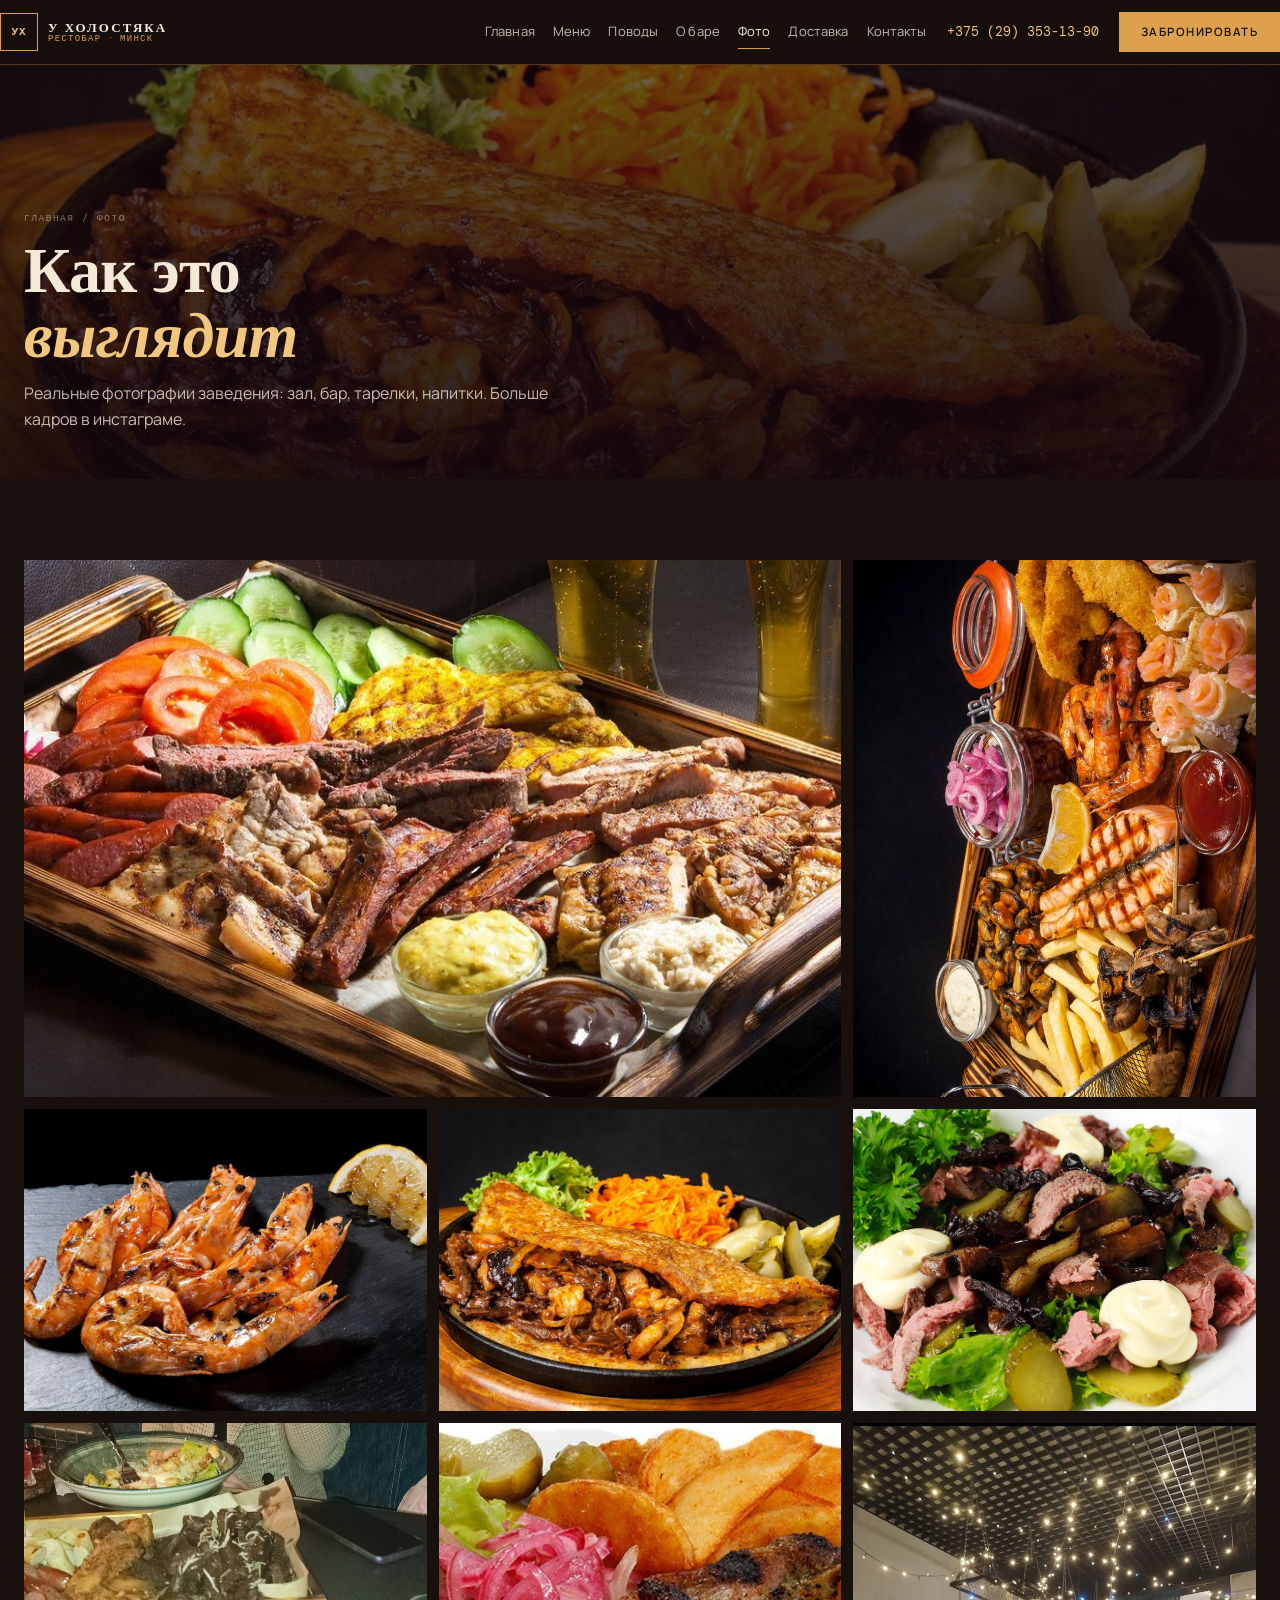
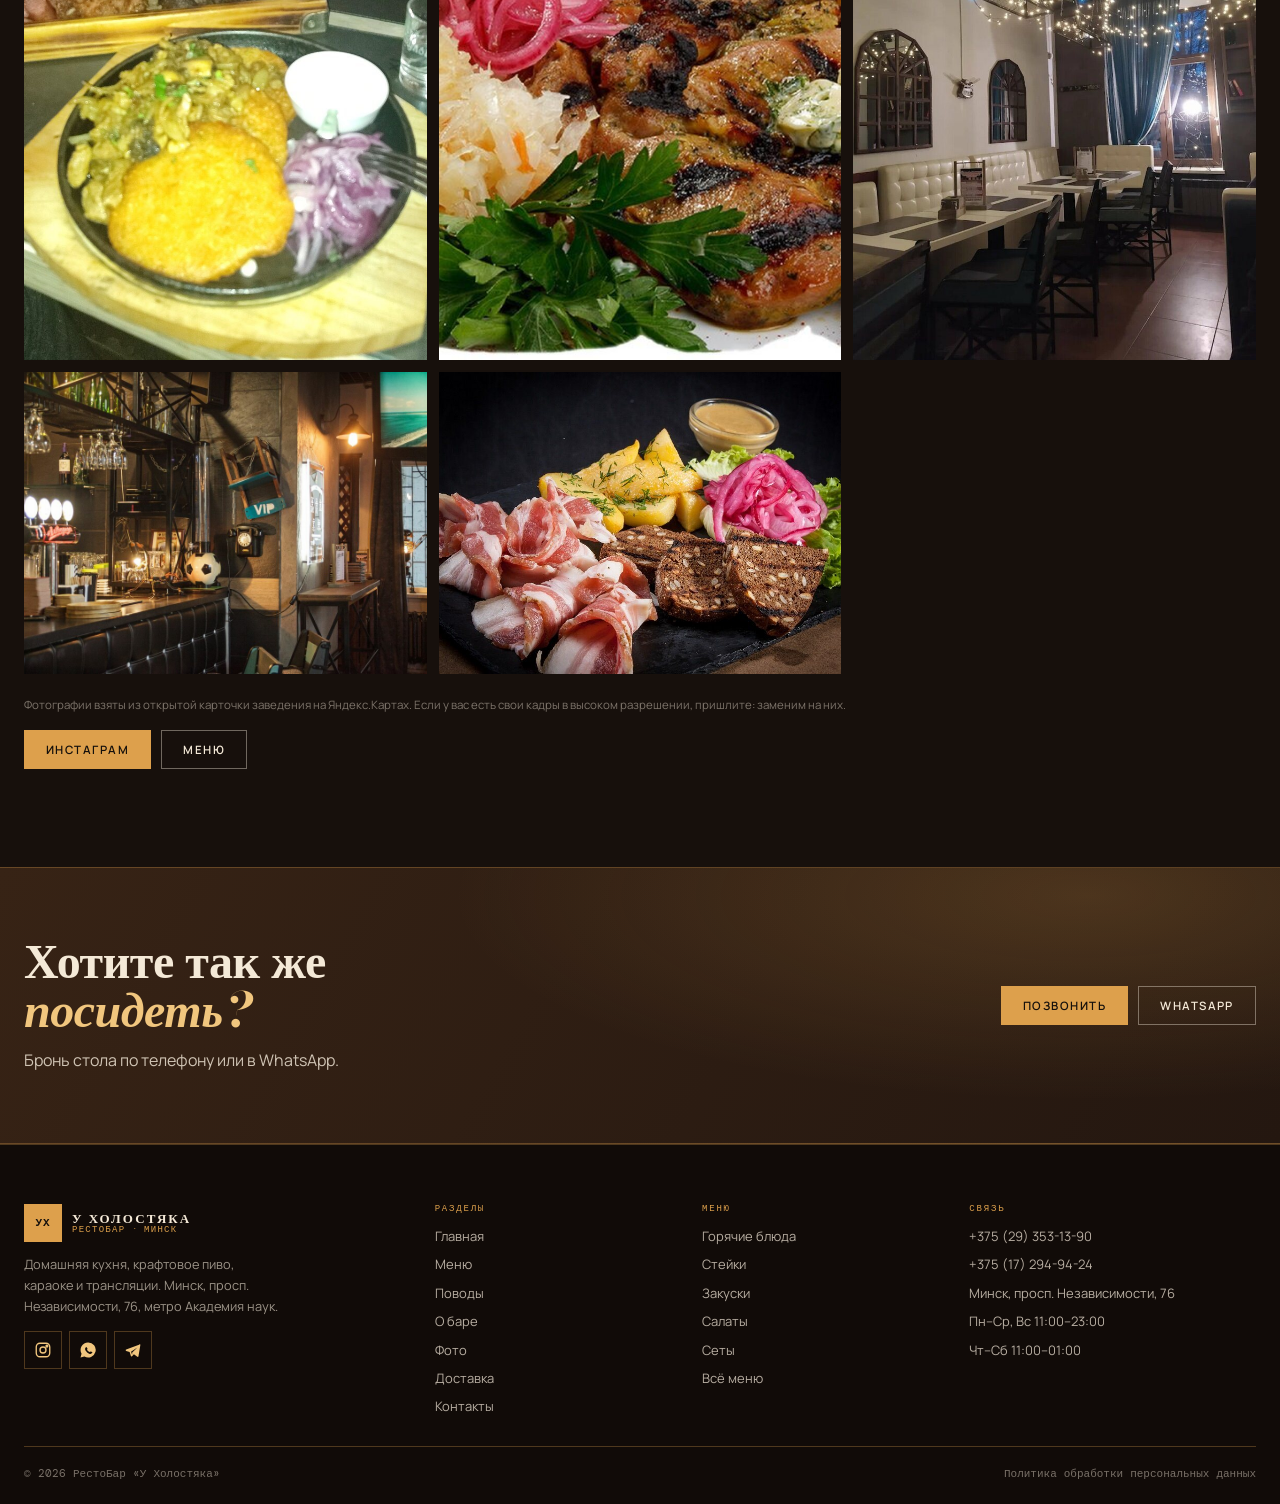
<file: gallery.html>
<!DOCTYPE html>
<html lang="ru">
<head>
<meta charset="utf-8">
<meta name="viewport" content="width=device-width, initial-scale=1">
<title>Фото рестобара «У Холостяка» в Минске</title>
<meta name="description" content="Фотографии зала, бара и блюд рестобара «У Холостяка» на проспекте Независимости, 76.">
<meta property="og:title" content="Фото рестобара «У Холостяка» в Минске">
<meta property="og:description" content="Фотографии зала, бара и блюд рестобара «У Холостяка» на проспекте Независимости, 76.">
<meta property="og:type" content="website">
<meta name="theme-color" content="#17100C">
<style>
:root{--wine:#17100C;--wine2:#221812;--wine3:#2E2017;--cream:#F4E9D7;--cream2:#EADCC6;--brass:#DDA04C;--brass2:#F1C67E;
--wood:#8C5B34;--wood2:#B07A45;--brick:#A5452B;--green:#7E8F62;
--ink:#15100C;--muted:#7A6459;--line:rgba(221,160,76,.3);
--pad:24px;--max:1320px;--serif:'Bodoni Moda',Georgia,serif;--body:'Manrope',system-ui,sans-serif;--mono:'DM Mono',ui-monospace,monospace}
*{box-sizing:border-box}html{-webkit-text-size-adjust:100%}
body{margin:0;background:var(--wine);color:var(--cream);font:16px/1.65 var(--body);-webkit-font-smoothing:antialiased}
img{max-width:100%;display:block}
h1,h2,h3{margin:0;font-family:var(--serif);font-weight:700;line-height:1.02;letter-spacing:-.01em}
a{color:inherit;text-decoration:none}[hidden]{display:none!important}
.wrap{width:100%;max-width:var(--max);margin:0 auto;padding:0 var(--pad)}
.header{position:sticky;top:0;z-index:40;background:rgba(23,16,12,.93);border-bottom:1px solid var(--line);backdrop-filter:blur(12px)}
.header__in{display:flex;align-items:center;gap:20px;padding:12px 0}
.logo{display:flex;align-items:center;gap:10px}
.logo__mark{width:38px;height:38px;display:grid;place-items:center;border:1px solid var(--brass);color:var(--brass2);font:700 11px/1 var(--mono);letter-spacing:.08em}
.logo__txt{display:flex;flex-direction:column;line-height:1.15}
.logo__txt b{font:700 13px/1 var(--serif);letter-spacing:.16em}
.logo__txt i{font:400 9px/1 var(--mono);letter-spacing:.14em;text-transform:uppercase;color:var(--brass);font-style:normal}
.nav{display:flex;gap:18px;margin-left:auto;font-size:13px;letter-spacing:.01em}
.nav a{padding:6px 0;border-bottom:1px solid transparent;color:rgba(246,236,220,.78)}
.nav a:hover,.nav a.is-on{border-color:var(--brass);color:var(--cream)}
.header__tel{font:400 12.5px/1 var(--mono);color:var(--brass2)}
.btn{display:inline-flex;align-items:center;gap:9px;padding:13px 21px;font:600 11.5px/1 var(--body);letter-spacing:.13em;text-transform:uppercase;border:1px solid var(--brass);background:var(--brass);color:var(--ink);cursor:pointer;transition:.2s}
.btn:hover{background:var(--brass2);border-color:var(--brass2)}
.btn--ghost{background:transparent;color:var(--cream);border-color:rgba(246,236,220,.4)}
.btn--ghost:hover{background:var(--cream);color:var(--ink);border-color:var(--cream)}
.burger{display:none;width:42px;height:38px;border:1px solid var(--line);background:transparent;align-items:center;justify-content:center;flex-direction:column;gap:4px;cursor:pointer}
.burger i{display:block;width:17px;height:1px;background:var(--cream)}
.burger.is-close i:first-child{transform:rotate(45deg) translateY(3px)}
.burger.is-close i:last-child{transform:rotate(-45deg) translateY(-3px)}
.hero{position:relative;min-height:min(96svh,860px);display:flex;align-items:flex-end;overflow:hidden;background:#12060C}
.hero__img{position:absolute;inset:0;width:100%;height:100%;object-fit:cover}
.hero::after{content:'';position:absolute;inset:0;background:radial-gradient(120% 80% at 68% 0%,rgba(221,160,76,.28),transparent 58%),linear-gradient(180deg,rgba(23,16,12,.62),rgba(23,16,12,.18) 40%,rgba(23,16,12,.86) 76%,var(--wine) 100%)}
.hero__img{filter:saturate(1.06) contrast(1.02)}
.hero__in{position:relative;z-index:2;width:100%;padding:clamp(36px,6vw,72px) 0 clamp(20px,3vw,28px)}
.hero h1{font-size:clamp(2.6rem,7.4vw,6.2rem);line-height:.96}
.hero h1 em{font-style:italic;color:var(--brass2)}
.hero__lede{max-width:46ch;margin:18px 0 22px;color:rgba(246,236,220,.86);font-size:clamp(.95rem,1.3vw,1.06rem)}
.hero__acts{display:flex;flex-wrap:wrap;gap:10px;margin-bottom:clamp(20px,3vw,34px)}
.hero__facts{display:grid;grid-template-columns:repeat(4,minmax(0,1fr));border-top:1px solid var(--line)}
.hero__facts div{padding:14px 14px 0 0}
.hero__facts b{display:block;font:700 clamp(1rem,1.7vw,1.28rem)/1.15 var(--serif);letter-spacing:.01em;color:var(--cream)}
.hero__facts span{font:400 9px/1.5 var(--mono);letter-spacing:.14em;text-transform:uppercase;color:var(--brass)}
.drawer{position:fixed;inset:0;z-index:90;background:rgba(10,4,7,.8);display:none}
.drawer[data-open]{display:block}
.drawer__in{position:absolute;inset:0 0 0 auto;width:min(400px,92vw);background:var(--wine2);border-left:1px solid var(--line);padding:22px;overflow-y:auto}
.drawer__top{display:flex;justify-content:space-between;align-items:center;margin-bottom:20px}
.drawer__nav{display:grid;font:700 22px/1 var(--serif)}
.drawer__nav a{padding:15px 0;border-bottom:1px solid var(--line)}
.drawer__cta{width:100%;justify-content:center;margin-top:20px}
.drawer__note{font-size:12.5px;color:rgba(246,236,220,.6);margin-top:12px}
body.is-locked{overflow:hidden}
.mbar{display:none}
@media (max-width:1024px){
.nav{display:none}.burger{display:flex}.header__tel{display:none}.header__in{gap:10px}
.hero__facts{grid-template-columns:1fr 1fr}
}
</style>
<link rel="preconnect" href="https://fonts.googleapis.com">
<link rel="preconnect" href="https://fonts.gstatic.com" crossorigin>
<link href="https://fonts.googleapis.com/css2?family=Bodoni+Moda:ital,wght@0,400;0,700;1,400;1,700&family=Manrope:wght@400;500;600;700&family=DM+Mono:wght@400;500&display=swap" rel="stylesheet">
<link rel="stylesheet" href="assets/css/style.v1.css">
<link rel="icon" href="assets/img/favicon.svg" type="image/svg+xml">
</head>
<body>
<header class="header"><div class="header__in wrap">
<a class="logo" href="index.html"><span class="logo__mark">УХ</span><span class="logo__txt"><b>У ХОЛОСТЯКА</b><i>рестобар · Минск</i></span></a>
<nav class="nav" aria-label="Основное меню"><a href="index.html">Главная</a><a href="menu.html">Меню</a><a href="events.html">Поводы</a><a href="about.html">О баре</a><a href="gallery.html" class="is-on">Фото</a><a href="delivery.html">Доставка</a><a href="kontakty.html">Контакты</a></nav>
<a class="header__tel" href="tel:+375293531390">+375 (29) 353-13-90</a>
<a class="btn btn--brass" href="https://wa.me/375293531390" target="_blank" rel="noopener">Забронировать</a>
<button class="burger" type="button" aria-label="Меню" aria-expanded="false" aria-controls="drawer"><i></i><i></i><i></i></button>
</div></header>
<div class="drawer" id="drawer" role="dialog" aria-modal="true" aria-label="Меню" hidden>
<div class="drawer__in">
<div class="drawer__top">
<a class="logo" href="index.html"><span class="logo__mark">УХ</span><span class="logo__txt"><b>У ХОЛОСТЯКА</b><i>рестобар</i></span></a>
<button class="burger is-close" type="button" data-close aria-label="Закрыть меню"><i></i><i></i></button>
</div>
<nav class="drawer__nav"><a href="index.html">Главная</a><a href="menu.html">Меню</a><a href="events.html">Поводы</a><a href="about.html">О баре</a><a href="gallery.html">Фото</a><a href="delivery.html">Доставка</a><a href="kontakty.html">Контакты</a></nav>
<a class="btn btn--brass drawer__cta" href="tel:+375293531390">Позвонить +375 (29) 353-13-90</a>
<p class="drawer__note">Минск, просп. Независимости, 76. Каждый день с 11:00, в четверг, пятницу и субботу до 01:00.</p>
</div></div>
<main>
<section class="phero"><img src="assets/img/dish2.jpg" alt="Блюда рестобара" width="1024" height="683">
<div class="phero__in"><div class="wrap"><div class="crumbs"><a href="index.html">Главная</a> / Фото</div>
<h1>Как это<br><em>выглядит</em></h1><p>Реальные фотографии заведения: зал, бар, тарелки, напитки. Больше кадров в инстаграме.</p></div></div></section>
<section class="section"><div class="wrap">
<div class="gal">
<figure class="wide"><img src="assets/img/hero.jpg" alt="Зал рестобара «У Холостяка»" width="1024" height="556" loading="lazy"></figure>
<figure class="tall"><img src="assets/img/interior.jpg" alt="Интерьер" width="683" height="1024" loading="lazy"></figure>
<figure><img src="assets/img/food1.jpg" alt="Блюдо на столе" width="1024" height="683" loading="lazy"></figure>
<figure><img src="assets/img/dish2.jpg" alt="Подача горячего" width="1024" height="683" loading="lazy"></figure>
<figure><img src="assets/img/beer.jpg" alt="Пиво в баре" width="1024" height="663" loading="lazy"></figure>
<figure class="tall"><img src="assets/img/beer2.jpg" alt="Напитки" width="782" height="1024" loading="lazy"></figure>
<figure><img src="assets/img/dish3.jpg" alt="Блюдо крупным планом" width="1024" height="683" loading="lazy"></figure>
<figure class="tall"><img src="assets/img/drinks.jpg" alt="Бокалы" width="763" height="1024" loading="lazy"></figure>
<figure><img src="assets/img/hall.jpg" alt="Зал вечером" width="1024" height="683" loading="lazy"></figure>
<figure><img src="assets/img/dish4.jpg" alt="Блюдо" width="1024" height="683" loading="lazy"></figure>
</div>
<p class="hint" style="margin-top:22px">Фотографии взяты из открытой карточки заведения на Яндекс.Картах. Если у вас есть свои кадры в высоком разрешении, пришлите: заменим на них.</p>
<p style="margin-top:16px;display:flex;gap:10px;flex-wrap:wrap"><a class="btn" href="https://www.instagram.com/y_holostyaka_restobar/" target="_blank" rel="noopener">Инстаграм</a><a class="btn btn--ghost" href="menu.html">Меню</a></p>
</div></section>
<section class="cta"><div class="wrap cta__in"><div><h2>Хотите так же<br><em>посидеть?</em></h2><p>Бронь стола по телефону или в WhatsApp.</p></div>
<div class="cta__acts"><a class="btn" href="tel:+375293531390">Позвонить</a><a class="btn btn--ghost" href="https://wa.me/375293531390" target="_blank" rel="noopener">WhatsApp</a></div></div></section>
</main>
<footer class="footer"><div class="wrap">
<div class="footer__top">
<div class="footer__about"><a class="logo logo--f" href="index.html"><span class="logo__mark">УХ</span><span class="logo__txt"><b>У ХОЛОСТЯКА</b><i>рестобар · Минск</i></span></a>
<p>Домашняя кухня, крафтовое пиво, караоке и трансляции. Минск, просп. Независимости, 76, метро Академия наук.</p>
<div class="soc"><a href="https://www.instagram.com/y_holostyaka_restobar/" target="_blank" rel="noopener" aria-label="Instagram"><svg viewBox="0 0 24 24" fill="none" stroke="currentColor" stroke-width="1.8" aria-hidden="true"><rect x="3" y="3" width="18" height="18" rx="5"/><circle cx="12" cy="12" r="4"/><circle cx="17.2" cy="6.8" r="1.2" fill="currentColor"/></svg></a><a href="https://wa.me/375293531390" target="_blank" rel="noopener" aria-label="WhatsApp"><svg viewBox="0 0 24 24" fill="currentColor" aria-hidden="true"><path d="M12 2a10 10 0 0 0-8.6 15L2 22l5.2-1.4A10 10 0 1 0 12 2m5.3 14.1c-.2.6-1.2 1.2-1.9 1.2-.5 0-1.1 0-2-.4a11 11 0 0 1-4.4-3.9c-.5-.8-.9-1.7-.9-2.5 0-.7.4-1.4.9-1.8.2-.2.4-.3.6-.3h.5c.2 0 .4 0 .5.4l.7 1.6c0 .2 0 .3-.1.5l-.4.5c-.1.2-.2.3 0 .5a8 8 0 0 0 3.4 2.9c.2.1.4.1.5-.1l.6-.7c.1-.2.3-.2.5-.1l1.6.8c.2.1.3.2.3.4s0 .5-.1.9"/></svg></a><a href="https://t.me/+375293531390" target="_blank" rel="noopener" aria-label="Telegram"><svg viewBox="0 0 24 24" fill="currentColor" aria-hidden="true"><path d="M21.8 4.2 2.9 11.4c-.9.3-.9 1.5 0 1.8l4.6 1.5 1.7 5.3c.2.7 1 .9 1.5.3l2.5-2.6 4.6 3.4c.6.4 1.4 0 1.5-.7l2.5-15c.1-.8-.6-1.4-1.5-1.2M9.4 14.3l8.4-5.6-6.8 6.6-.2 3z"/></svg></a></div>
</div>
<div><h4>Разделы</h4><ul><li><a href="index.html">Главная</a></li><li><a href="menu.html">Меню</a></li><li><a href="events.html">Поводы</a></li><li><a href="about.html">О баре</a></li><li><a href="gallery.html">Фото</a></li><li><a href="delivery.html">Доставка</a></li><li><a href="kontakty.html">Контакты</a></li></ul></div>
<div><h4>Меню</h4><ul><li><a href="menu.html#m-goryachie-blyuda">Горячие блюда</a></li><li><a href="menu.html#m-stejki">Стейки</a></li><li><a href="menu.html#m-zakuski">Закуски</a></li><li><a href="menu.html#m-salaty">Салаты</a></li><li><a href="menu.html#m-sety">Сеты</a></li><li><a href="menu.html">Всё меню</a></li></ul></div>
<div><h4>Связь</h4><ul>
<li><a href="tel:+375293531390">+375 (29) 353-13-90</a></li>
<li><a href="tel:+375172949424">+375 (17) 294-94-24</a></li>
<li><a href="https://yandex.by/maps/org/u_kholostyaka/187212473808/" target="_blank" rel="noopener">Минск, просп. Независимости, 76</a></li>
<li>Пн–Ср, Вс 11:00–23:00</li>
<li>Чт–Сб 11:00–01:00</li>
</ul></div>
</div>
<div class="footer__bottom"><span>© <span id="yr">2026</span> РестоБар «У Холостяка»</span>
<span><a href="politika.html">Политика обработки персональных данных</a></span></div>
</div></footer>
<div class="mbar" role="navigation" aria-label="Быстрая связь">
<a href="tel:+375293531390"><svg viewBox="0 0 24 24" fill="currentColor" aria-hidden="true"><path d="M6.6 10.8a15.5 15.5 0 0 0 6.6 6.6l2.2-2.2a1 1 0 0 1 1-.24c1.1.36 2.3.56 3.5.56a1 1 0 0 1 1 1V20a1 1 0 0 1-1 1A17 17 0 0 1 3 4a1 1 0 0 1 1-1h3.5a1 1 0 0 1 1 1c0 1.2.2 2.4.56 3.5a1 1 0 0 1-.25 1z"/></svg>Позвонить</a>
<a href="https://wa.me/375293531390" target="_blank" rel="noopener"><svg viewBox="0 0 24 24" fill="currentColor" aria-hidden="true"><path d="M12 2a10 10 0 0 0-8.6 15L2 22l5.2-1.4A10 10 0 1 0 12 2m5.3 14.1c-.2.6-1.2 1.2-1.9 1.2-.5 0-1.1 0-2-.4a11 11 0 0 1-4.4-3.9c-.5-.8-.9-1.7-.9-2.5 0-.7.4-1.4.9-1.8.2-.2.4-.3.6-.3h.5c.2 0 .4 0 .5.4l.7 1.6c0 .2 0 .3-.1.5l-.4.5c-.1.2-.2.3 0 .5a8 8 0 0 0 3.4 2.9c.2.1.4.1.5-.1l.6-.7c.1-.2.3-.2.5-.1l1.6.8c.2.1.3.2.3.4s0 .5-.1.9"/></svg>WhatsApp</a>
<a href="viber://chat?number=%2B375293531390"><svg viewBox="0 0 24 24" fill="currentColor" aria-hidden="true"><path d="M12 2C7 2 3 5.6 3 10c0 2.5 1.3 4.7 3.4 6.1L6 21l4-1.6c.6.1 1.3.2 2 .2 5 0 9-3.6 9-8s-4-8-9-8m3.6 11.3c-.4.9-1.9 1.6-2.7 1.5-2.4-.3-4.6-2.1-5.4-4.4-.3-.8.2-2 1-2.4.3-.2.7 0 .9.3l.7 1.2c.1.3 0 .5-.2.7-.3.2-.2.5.1.9.6.8 1.2 1.2 1.9 1.5.4.2.6 0 .8-.2s.4-.3.7-.2l1.3.6c.3.2.3.6.2.9"/></svg>Viber</a>
<a href="https://t.me/+375293531390" target="_blank" rel="noopener"><svg viewBox="0 0 24 24" fill="currentColor" aria-hidden="true"><path d="M21.8 4.2 2.9 11.4c-.9.3-.9 1.5 0 1.8l4.6 1.5 1.7 5.3c.2.7 1 .9 1.5.3l2.5-2.6 4.6 3.4c.6.4 1.4 0 1.5-.7l2.5-15c.1-.8-.6-1.4-1.5-1.2M9.4 14.3l8.4-5.6-6.8 6.6-.2 3z"/></svg>Telegram</a>
</div>
<script src="assets/js/main.v1.js"></script>
</body>
</html>
</file>
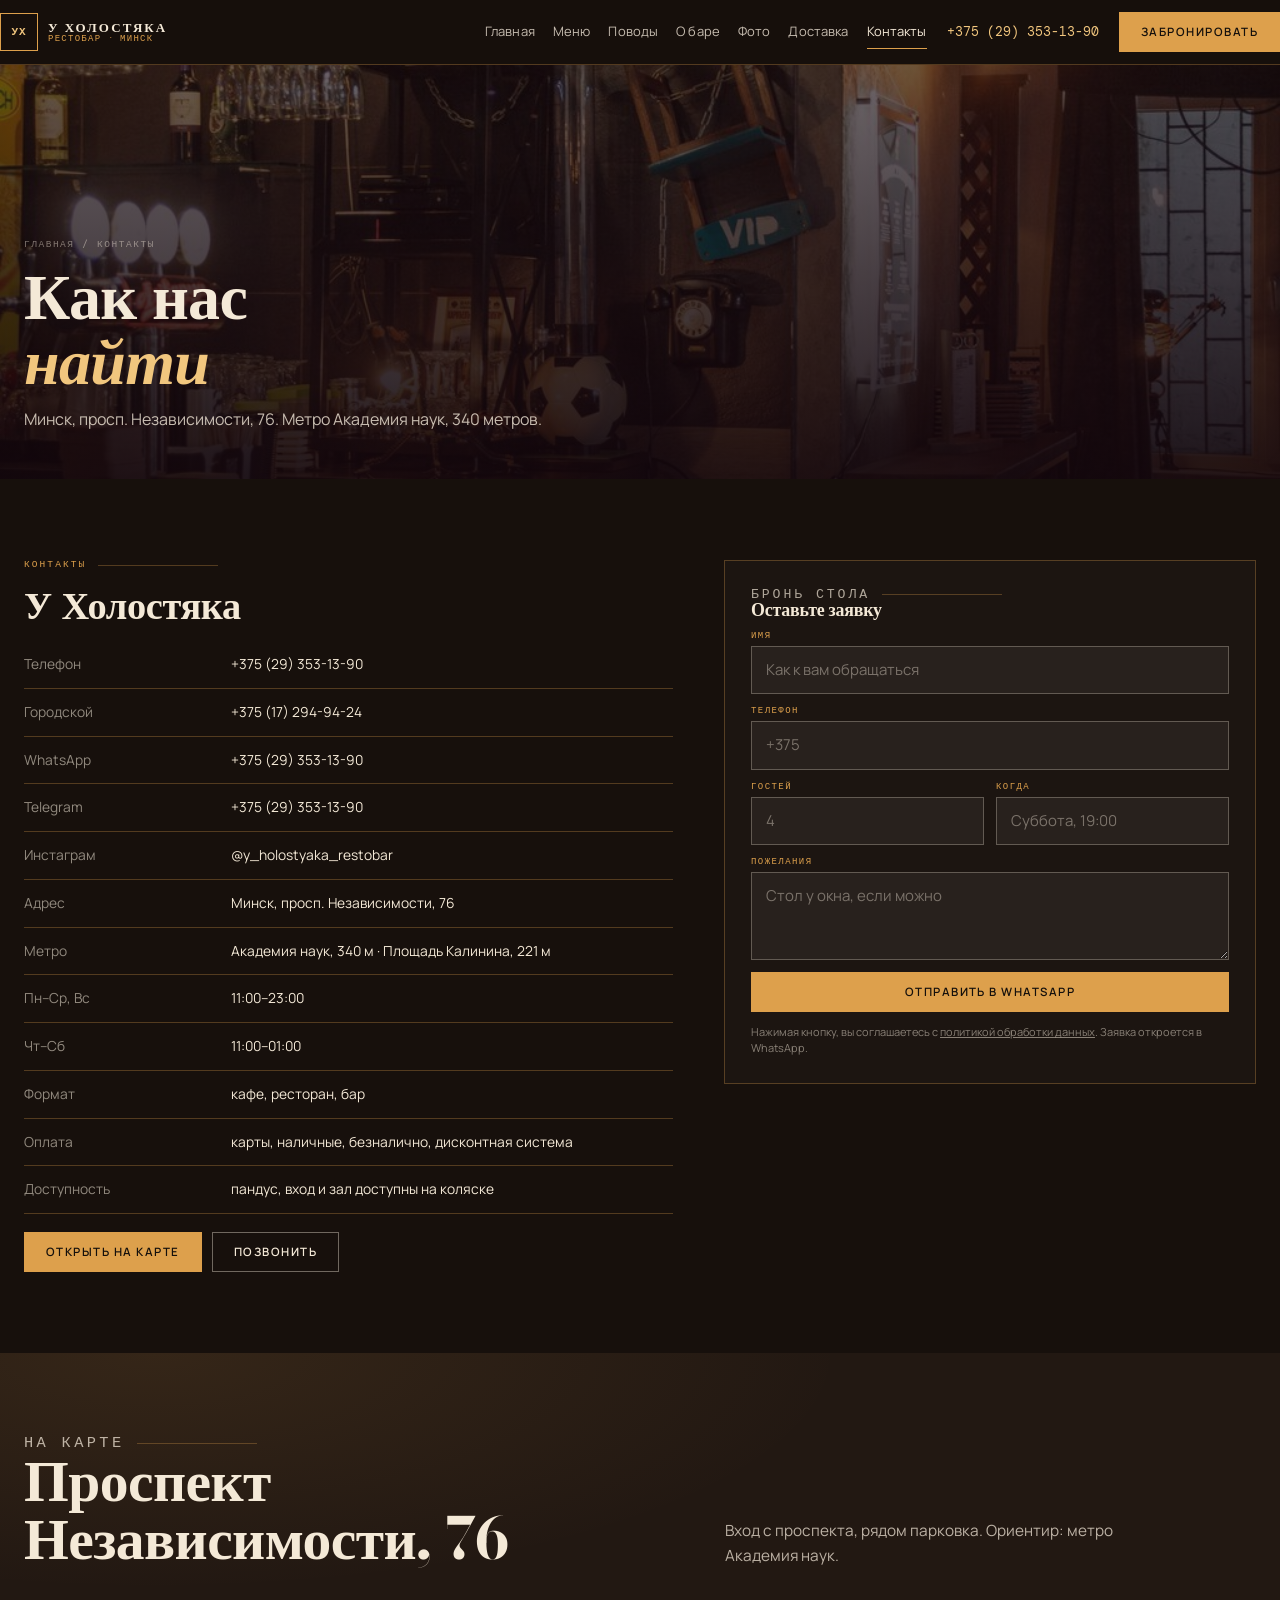
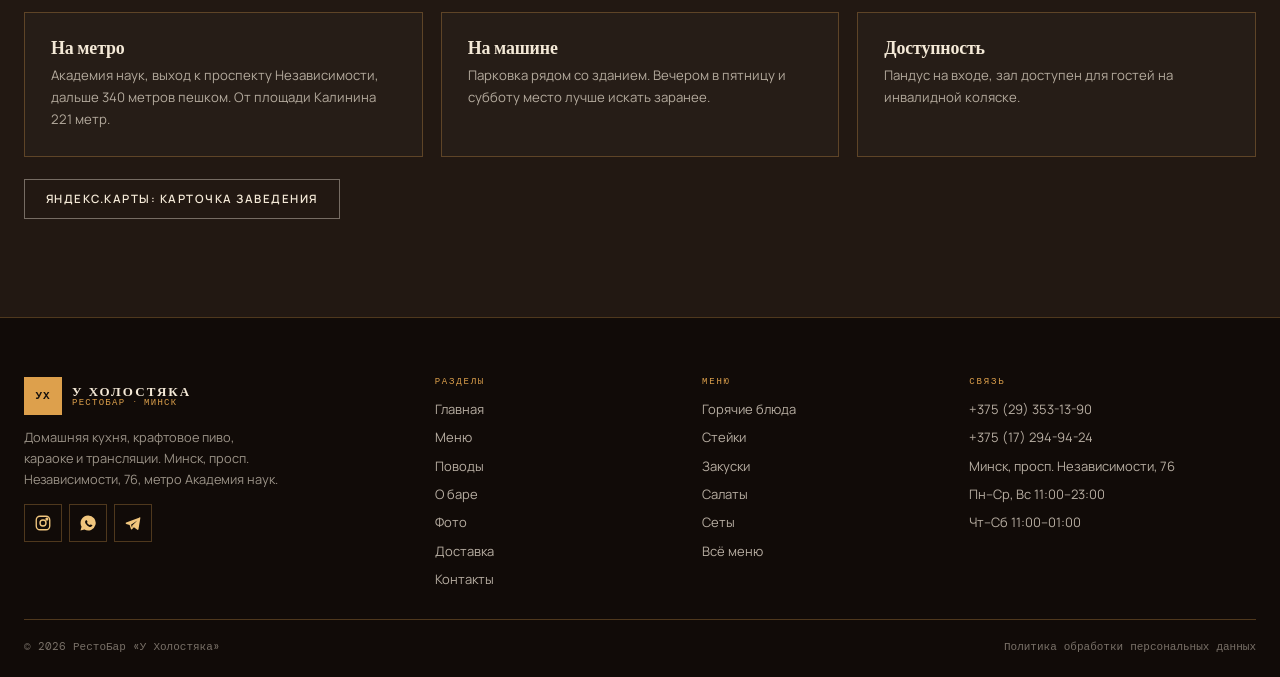
<file: kontakty.html>
<!DOCTYPE html>
<html lang="ru">
<head>
<meta charset="utf-8">
<meta name="viewport" content="width=device-width, initial-scale=1">
<title>Контакты рестобара «У Холостяка»: Независимости, 76</title>
<meta name="description" content="Адрес: Минск, проспект Независимости, 76. Телефоны +375 (29) 353-13-90 и +375 (17) 294-94-24. Метро Академия наук. Бронь стола.">
<meta property="og:title" content="Контакты рестобара «У Холостяка»: Независимости, 76">
<meta property="og:description" content="Адрес: Минск, проспект Независимости, 76. Телефоны +375 (29) 353-13-90 и +375 (17) 294-94-24. Метро Академия наук. Бронь стола.">
<meta property="og:type" content="website">
<meta name="theme-color" content="#17100C">
<style>
:root{--wine:#17100C;--wine2:#221812;--wine3:#2E2017;--cream:#F4E9D7;--cream2:#EADCC6;--brass:#DDA04C;--brass2:#F1C67E;
--wood:#8C5B34;--wood2:#B07A45;--brick:#A5452B;--green:#7E8F62;
--ink:#15100C;--muted:#7A6459;--line:rgba(221,160,76,.3);
--pad:24px;--max:1320px;--serif:'Bodoni Moda',Georgia,serif;--body:'Manrope',system-ui,sans-serif;--mono:'DM Mono',ui-monospace,monospace}
*{box-sizing:border-box}html{-webkit-text-size-adjust:100%}
body{margin:0;background:var(--wine);color:var(--cream);font:16px/1.65 var(--body);-webkit-font-smoothing:antialiased}
img{max-width:100%;display:block}
h1,h2,h3{margin:0;font-family:var(--serif);font-weight:700;line-height:1.02;letter-spacing:-.01em}
a{color:inherit;text-decoration:none}[hidden]{display:none!important}
.wrap{width:100%;max-width:var(--max);margin:0 auto;padding:0 var(--pad)}
.header{position:sticky;top:0;z-index:40;background:rgba(23,16,12,.93);border-bottom:1px solid var(--line);backdrop-filter:blur(12px)}
.header__in{display:flex;align-items:center;gap:20px;padding:12px 0}
.logo{display:flex;align-items:center;gap:10px}
.logo__mark{width:38px;height:38px;display:grid;place-items:center;border:1px solid var(--brass);color:var(--brass2);font:700 11px/1 var(--mono);letter-spacing:.08em}
.logo__txt{display:flex;flex-direction:column;line-height:1.15}
.logo__txt b{font:700 13px/1 var(--serif);letter-spacing:.16em}
.logo__txt i{font:400 9px/1 var(--mono);letter-spacing:.14em;text-transform:uppercase;color:var(--brass);font-style:normal}
.nav{display:flex;gap:18px;margin-left:auto;font-size:13px;letter-spacing:.01em}
.nav a{padding:6px 0;border-bottom:1px solid transparent;color:rgba(246,236,220,.78)}
.nav a:hover,.nav a.is-on{border-color:var(--brass);color:var(--cream)}
.header__tel{font:400 12.5px/1 var(--mono);color:var(--brass2)}
.btn{display:inline-flex;align-items:center;gap:9px;padding:13px 21px;font:600 11.5px/1 var(--body);letter-spacing:.13em;text-transform:uppercase;border:1px solid var(--brass);background:var(--brass);color:var(--ink);cursor:pointer;transition:.2s}
.btn:hover{background:var(--brass2);border-color:var(--brass2)}
.btn--ghost{background:transparent;color:var(--cream);border-color:rgba(246,236,220,.4)}
.btn--ghost:hover{background:var(--cream);color:var(--ink);border-color:var(--cream)}
.burger{display:none;width:42px;height:38px;border:1px solid var(--line);background:transparent;align-items:center;justify-content:center;flex-direction:column;gap:4px;cursor:pointer}
.burger i{display:block;width:17px;height:1px;background:var(--cream)}
.burger.is-close i:first-child{transform:rotate(45deg) translateY(3px)}
.burger.is-close i:last-child{transform:rotate(-45deg) translateY(-3px)}
.hero{position:relative;min-height:min(96svh,860px);display:flex;align-items:flex-end;overflow:hidden;background:#12060C}
.hero__img{position:absolute;inset:0;width:100%;height:100%;object-fit:cover}
.hero::after{content:'';position:absolute;inset:0;background:radial-gradient(120% 80% at 68% 0%,rgba(221,160,76,.28),transparent 58%),linear-gradient(180deg,rgba(23,16,12,.62),rgba(23,16,12,.18) 40%,rgba(23,16,12,.86) 76%,var(--wine) 100%)}
.hero__img{filter:saturate(1.06) contrast(1.02)}
.hero__in{position:relative;z-index:2;width:100%;padding:clamp(36px,6vw,72px) 0 clamp(20px,3vw,28px)}
.hero h1{font-size:clamp(2.6rem,7.4vw,6.2rem);line-height:.96}
.hero h1 em{font-style:italic;color:var(--brass2)}
.hero__lede{max-width:46ch;margin:18px 0 22px;color:rgba(246,236,220,.86);font-size:clamp(.95rem,1.3vw,1.06rem)}
.hero__acts{display:flex;flex-wrap:wrap;gap:10px;margin-bottom:clamp(20px,3vw,34px)}
.hero__facts{display:grid;grid-template-columns:repeat(4,minmax(0,1fr));border-top:1px solid var(--line)}
.hero__facts div{padding:14px 14px 0 0}
.hero__facts b{display:block;font:700 clamp(1rem,1.7vw,1.28rem)/1.15 var(--serif);letter-spacing:.01em;color:var(--cream)}
.hero__facts span{font:400 9px/1.5 var(--mono);letter-spacing:.14em;text-transform:uppercase;color:var(--brass)}
.drawer{position:fixed;inset:0;z-index:90;background:rgba(10,4,7,.8);display:none}
.drawer[data-open]{display:block}
.drawer__in{position:absolute;inset:0 0 0 auto;width:min(400px,92vw);background:var(--wine2);border-left:1px solid var(--line);padding:22px;overflow-y:auto}
.drawer__top{display:flex;justify-content:space-between;align-items:center;margin-bottom:20px}
.drawer__nav{display:grid;font:700 22px/1 var(--serif)}
.drawer__nav a{padding:15px 0;border-bottom:1px solid var(--line)}
.drawer__cta{width:100%;justify-content:center;margin-top:20px}
.drawer__note{font-size:12.5px;color:rgba(246,236,220,.6);margin-top:12px}
body.is-locked{overflow:hidden}
.mbar{display:none}
@media (max-width:1024px){
.nav{display:none}.burger{display:flex}.header__tel{display:none}.header__in{gap:10px}
.hero__facts{grid-template-columns:1fr 1fr}
}
</style>
<link rel="preconnect" href="https://fonts.googleapis.com">
<link rel="preconnect" href="https://fonts.gstatic.com" crossorigin>
<link href="https://fonts.googleapis.com/css2?family=Bodoni+Moda:ital,wght@0,400;0,700;1,400;1,700&family=Manrope:wght@400;500;600;700&family=DM+Mono:wght@400;500&display=swap" rel="stylesheet">
<link rel="stylesheet" href="assets/css/style.v1.css">
<link rel="icon" href="assets/img/favicon.svg" type="image/svg+xml">
</head>
<body>
<header class="header"><div class="header__in wrap">
<a class="logo" href="index.html"><span class="logo__mark">УХ</span><span class="logo__txt"><b>У ХОЛОСТЯКА</b><i>рестобар · Минск</i></span></a>
<nav class="nav" aria-label="Основное меню"><a href="index.html">Главная</a><a href="menu.html">Меню</a><a href="events.html">Поводы</a><a href="about.html">О баре</a><a href="gallery.html">Фото</a><a href="delivery.html">Доставка</a><a href="kontakty.html" class="is-on">Контакты</a></nav>
<a class="header__tel" href="tel:+375293531390">+375 (29) 353-13-90</a>
<a class="btn btn--brass" href="https://wa.me/375293531390" target="_blank" rel="noopener">Забронировать</a>
<button class="burger" type="button" aria-label="Меню" aria-expanded="false" aria-controls="drawer"><i></i><i></i><i></i></button>
</div></header>
<div class="drawer" id="drawer" role="dialog" aria-modal="true" aria-label="Меню" hidden>
<div class="drawer__in">
<div class="drawer__top">
<a class="logo" href="index.html"><span class="logo__mark">УХ</span><span class="logo__txt"><b>У ХОЛОСТЯКА</b><i>рестобар</i></span></a>
<button class="burger is-close" type="button" data-close aria-label="Закрыть меню"><i></i><i></i></button>
</div>
<nav class="drawer__nav"><a href="index.html">Главная</a><a href="menu.html">Меню</a><a href="events.html">Поводы</a><a href="about.html">О баре</a><a href="gallery.html">Фото</a><a href="delivery.html">Доставка</a><a href="kontakty.html">Контакты</a></nav>
<a class="btn btn--brass drawer__cta" href="tel:+375293531390">Позвонить +375 (29) 353-13-90</a>
<p class="drawer__note">Минск, просп. Независимости, 76. Каждый день с 11:00, в четверг, пятницу и субботу до 01:00.</p>
</div></div>
<main>
<section class="phero"><img src="assets/img/hall.jpg" alt="Зал вечером" width="1024" height="683">
<div class="phero__in"><div class="wrap"><div class="crumbs"><a href="index.html">Главная</a> / Контакты</div>
<h1>Как нас<br><em>найти</em></h1><p>Минск, просп. Независимости, 76. Метро Академия наук, 340 метров.</p></div></div></section>
<section class="section"><div class="wrap"><div class="two">
<div>
<p class="eyebrow">контакты</p>
<h2 class="h2" style="font-size:clamp(1.6rem,3.2vw,2.4rem);margin-bottom:16px">У Холостяка</h2>
<dl class="dl">
<div><dt>Телефон</dt><dd><a href="tel:+375293531390">+375 (29) 353-13-90</a></dd></div>
<div><dt>Городской</dt><dd><a href="tel:+375172949424">+375 (17) 294-94-24</a></dd></div>
<div><dt>WhatsApp</dt><dd><a href="https://wa.me/375293531390" target="_blank" rel="noopener">+375 (29) 353-13-90</a></dd></div>
<div><dt>Telegram</dt><dd><a href="https://t.me/+375293531390" target="_blank" rel="noopener">+375 (29) 353-13-90</a></dd></div>
<div><dt>Инстаграм</dt><dd><a href="https://www.instagram.com/y_holostyaka_restobar/" target="_blank" rel="noopener">@y_holostyaka_restobar</a></dd></div>
<div><dt>Адрес</dt><dd>Минск, просп. Независимости, 76</dd></div>
<div><dt>Метро</dt><dd>Академия наук, 340 м · Площадь Калинина, 221 м</dd></div>
<div><dt>Пн–Ср, Вс</dt><dd>11:00–23:00</dd></div>
<div><dt>Чт–Сб</dt><dd>11:00–01:00</dd></div>
<div><dt>Формат</dt><dd>кафе, ресторан, бар</dd></div>
<div><dt>Оплата</dt><dd>карты, наличные, безналично, дисконтная система</dd></div>
<div><dt>Доступность</dt><dd>пандус, вход и зал доступны на коляске</dd></div>
</dl>
<div style="display:flex;gap:10px;flex-wrap:wrap;margin-top:18px"><a class="btn" href="https://yandex.by/maps/org/u_kholostyaka/187212473808/" target="_blank" rel="noopener">Открыть на карте</a><a class="btn btn--ghost" href="tel:+375293531390">Позвонить</a></div>
</div>
<div class="card">
<p class="eyebrow">бронь стола</p>
<h3 style="margin-bottom:12px">Оставьте заявку</h3>
<form class="form" id="lead">
<label>Имя<input type="text" id="lName" placeholder="Как к вам обращаться" required></label>
<label>Телефон<input type="tel" id="lTel" placeholder="+375" required></label>
<div class="row2"><label>Гостей<input type="text" id="lGuests" placeholder="4"></label><label>Когда<input type="text" id="lDate" placeholder="Суббота, 19:00"></label></div>
<label>Пожелания<textarea id="lTask" placeholder="Стол у окна, если можно"></textarea></label>
<button class="btn" type="submit" style="justify-content:center">Отправить в WhatsApp</button>
<p style="font-size:11px;color:rgba(246,236,220,.5);margin:0;line-height:1.5">Нажимая кнопку, вы соглашаетесь с <a href="politika.html" style="text-decoration:underline">политикой обработки данных</a>. Заявка откроется в WhatsApp.</p>
</form>
</div>
</div></div></section>
<section class="section section--wine2"><div class="wrap">
<div class="sec-head"><div><p class="eyebrow">на карте</p><h2 class="h2">Проспект<br>Независимости, 76</h2></div><p>Вход с проспекта, рядом парковка. Ориентир: метро Академия наук.</p></div>
<div class="cards">
<div class="card"><h3>На метро</h3><p>Академия наук, выход к проспекту Независимости, дальше 340 метров пешком. От площади Калинина 221 метр.</p></div>
<div class="card"><h3>На машине</h3><p>Парковка рядом со зданием. Вечером в пятницу и субботу место лучше искать заранее.</p></div>
<div class="card"><h3>Доступность</h3><p>Пандус на входе, зал доступен для гостей на инвалидной коляске.</p></div>
</div>
<p style="margin-top:22px"><a class="btn btn--ghost" href="https://yandex.by/maps/org/u_kholostyaka/187212473808/" target="_blank" rel="noopener">Яндекс.Карты: карточка заведения</a></p>
</div></section>
</main>
<footer class="footer"><div class="wrap">
<div class="footer__top">
<div class="footer__about"><a class="logo logo--f" href="index.html"><span class="logo__mark">УХ</span><span class="logo__txt"><b>У ХОЛОСТЯКА</b><i>рестобар · Минск</i></span></a>
<p>Домашняя кухня, крафтовое пиво, караоке и трансляции. Минск, просп. Независимости, 76, метро Академия наук.</p>
<div class="soc"><a href="https://www.instagram.com/y_holostyaka_restobar/" target="_blank" rel="noopener" aria-label="Instagram"><svg viewBox="0 0 24 24" fill="none" stroke="currentColor" stroke-width="1.8" aria-hidden="true"><rect x="3" y="3" width="18" height="18" rx="5"/><circle cx="12" cy="12" r="4"/><circle cx="17.2" cy="6.8" r="1.2" fill="currentColor"/></svg></a><a href="https://wa.me/375293531390" target="_blank" rel="noopener" aria-label="WhatsApp"><svg viewBox="0 0 24 24" fill="currentColor" aria-hidden="true"><path d="M12 2a10 10 0 0 0-8.6 15L2 22l5.2-1.4A10 10 0 1 0 12 2m5.3 14.1c-.2.6-1.2 1.2-1.9 1.2-.5 0-1.1 0-2-.4a11 11 0 0 1-4.4-3.9c-.5-.8-.9-1.7-.9-2.5 0-.7.4-1.4.9-1.8.2-.2.4-.3.6-.3h.5c.2 0 .4 0 .5.4l.7 1.6c0 .2 0 .3-.1.5l-.4.5c-.1.2-.2.3 0 .5a8 8 0 0 0 3.4 2.9c.2.1.4.1.5-.1l.6-.7c.1-.2.3-.2.5-.1l1.6.8c.2.1.3.2.3.4s0 .5-.1.9"/></svg></a><a href="https://t.me/+375293531390" target="_blank" rel="noopener" aria-label="Telegram"><svg viewBox="0 0 24 24" fill="currentColor" aria-hidden="true"><path d="M21.8 4.2 2.9 11.4c-.9.3-.9 1.5 0 1.8l4.6 1.5 1.7 5.3c.2.7 1 .9 1.5.3l2.5-2.6 4.6 3.4c.6.4 1.4 0 1.5-.7l2.5-15c.1-.8-.6-1.4-1.5-1.2M9.4 14.3l8.4-5.6-6.8 6.6-.2 3z"/></svg></a></div>
</div>
<div><h4>Разделы</h4><ul><li><a href="index.html">Главная</a></li><li><a href="menu.html">Меню</a></li><li><a href="events.html">Поводы</a></li><li><a href="about.html">О баре</a></li><li><a href="gallery.html">Фото</a></li><li><a href="delivery.html">Доставка</a></li><li><a href="kontakty.html">Контакты</a></li></ul></div>
<div><h4>Меню</h4><ul><li><a href="menu.html#m-goryachie-blyuda">Горячие блюда</a></li><li><a href="menu.html#m-stejki">Стейки</a></li><li><a href="menu.html#m-zakuski">Закуски</a></li><li><a href="menu.html#m-salaty">Салаты</a></li><li><a href="menu.html#m-sety">Сеты</a></li><li><a href="menu.html">Всё меню</a></li></ul></div>
<div><h4>Связь</h4><ul>
<li><a href="tel:+375293531390">+375 (29) 353-13-90</a></li>
<li><a href="tel:+375172949424">+375 (17) 294-94-24</a></li>
<li><a href="https://yandex.by/maps/org/u_kholostyaka/187212473808/" target="_blank" rel="noopener">Минск, просп. Независимости, 76</a></li>
<li>Пн–Ср, Вс 11:00–23:00</li>
<li>Чт–Сб 11:00–01:00</li>
</ul></div>
</div>
<div class="footer__bottom"><span>© <span id="yr">2026</span> РестоБар «У Холостяка»</span>
<span><a href="politika.html">Политика обработки персональных данных</a></span></div>
</div></footer>
<div class="mbar" role="navigation" aria-label="Быстрая связь">
<a href="tel:+375293531390"><svg viewBox="0 0 24 24" fill="currentColor" aria-hidden="true"><path d="M6.6 10.8a15.5 15.5 0 0 0 6.6 6.6l2.2-2.2a1 1 0 0 1 1-.24c1.1.36 2.3.56 3.5.56a1 1 0 0 1 1 1V20a1 1 0 0 1-1 1A17 17 0 0 1 3 4a1 1 0 0 1 1-1h3.5a1 1 0 0 1 1 1c0 1.2.2 2.4.56 3.5a1 1 0 0 1-.25 1z"/></svg>Позвонить</a>
<a href="https://wa.me/375293531390" target="_blank" rel="noopener"><svg viewBox="0 0 24 24" fill="currentColor" aria-hidden="true"><path d="M12 2a10 10 0 0 0-8.6 15L2 22l5.2-1.4A10 10 0 1 0 12 2m5.3 14.1c-.2.6-1.2 1.2-1.9 1.2-.5 0-1.1 0-2-.4a11 11 0 0 1-4.4-3.9c-.5-.8-.9-1.7-.9-2.5 0-.7.4-1.4.9-1.8.2-.2.4-.3.6-.3h.5c.2 0 .4 0 .5.4l.7 1.6c0 .2 0 .3-.1.5l-.4.5c-.1.2-.2.3 0 .5a8 8 0 0 0 3.4 2.9c.2.1.4.1.5-.1l.6-.7c.1-.2.3-.2.5-.1l1.6.8c.2.1.3.2.3.4s0 .5-.1.9"/></svg>WhatsApp</a>
<a href="viber://chat?number=%2B375293531390"><svg viewBox="0 0 24 24" fill="currentColor" aria-hidden="true"><path d="M12 2C7 2 3 5.6 3 10c0 2.5 1.3 4.7 3.4 6.1L6 21l4-1.6c.6.1 1.3.2 2 .2 5 0 9-3.6 9-8s-4-8-9-8m3.6 11.3c-.4.9-1.9 1.6-2.7 1.5-2.4-.3-4.6-2.1-5.4-4.4-.3-.8.2-2 1-2.4.3-.2.7 0 .9.3l.7 1.2c.1.3 0 .5-.2.7-.3.2-.2.5.1.9.6.8 1.2 1.2 1.9 1.5.4.2.6 0 .8-.2s.4-.3.7-.2l1.3.6c.3.2.3.6.2.9"/></svg>Viber</a>
<a href="https://t.me/+375293531390" target="_blank" rel="noopener"><svg viewBox="0 0 24 24" fill="currentColor" aria-hidden="true"><path d="M21.8 4.2 2.9 11.4c-.9.3-.9 1.5 0 1.8l4.6 1.5 1.7 5.3c.2.7 1 .9 1.5.3l2.5-2.6 4.6 3.4c.6.4 1.4 0 1.5-.7l2.5-15c.1-.8-.6-1.4-1.5-1.2M9.4 14.3l8.4-5.6-6.8 6.6-.2 3z"/></svg>Telegram</a>
</div>
<script src="assets/js/main.v1.js"></script>
</body>
</html>
</file>
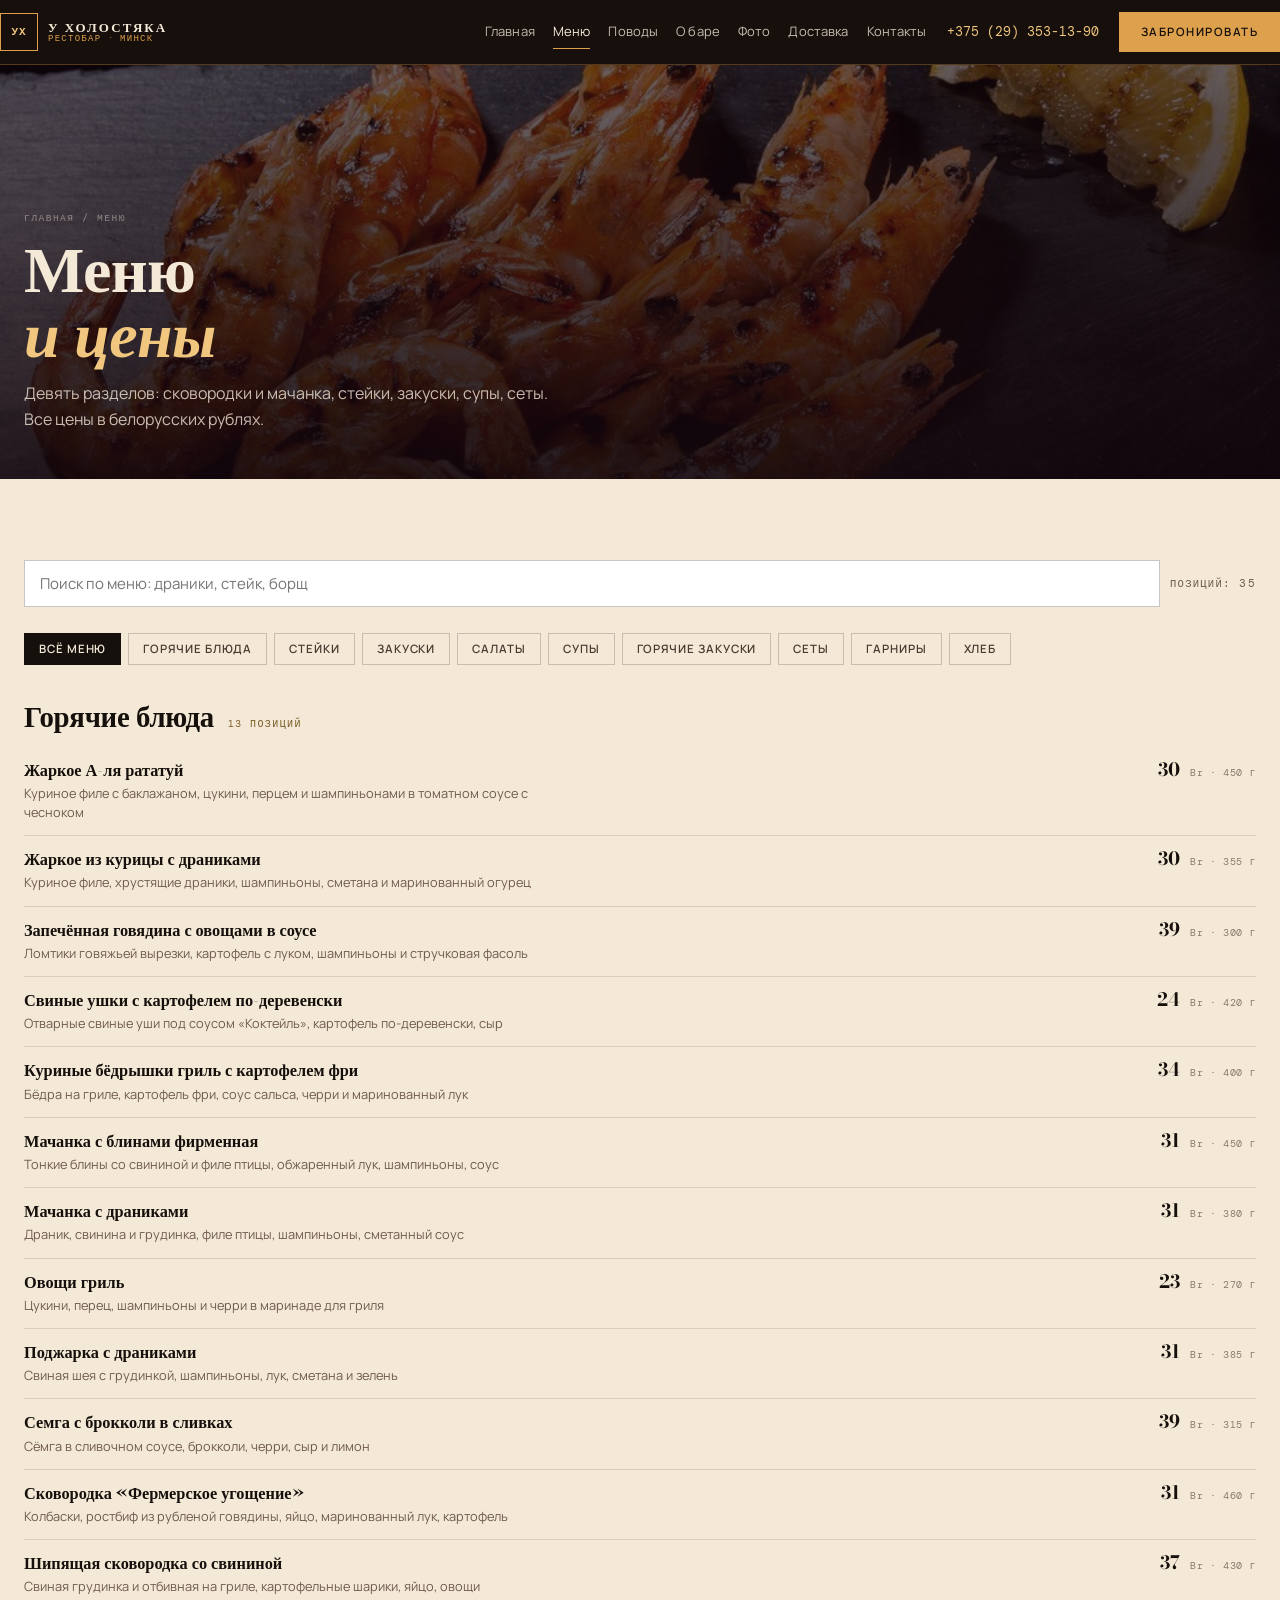
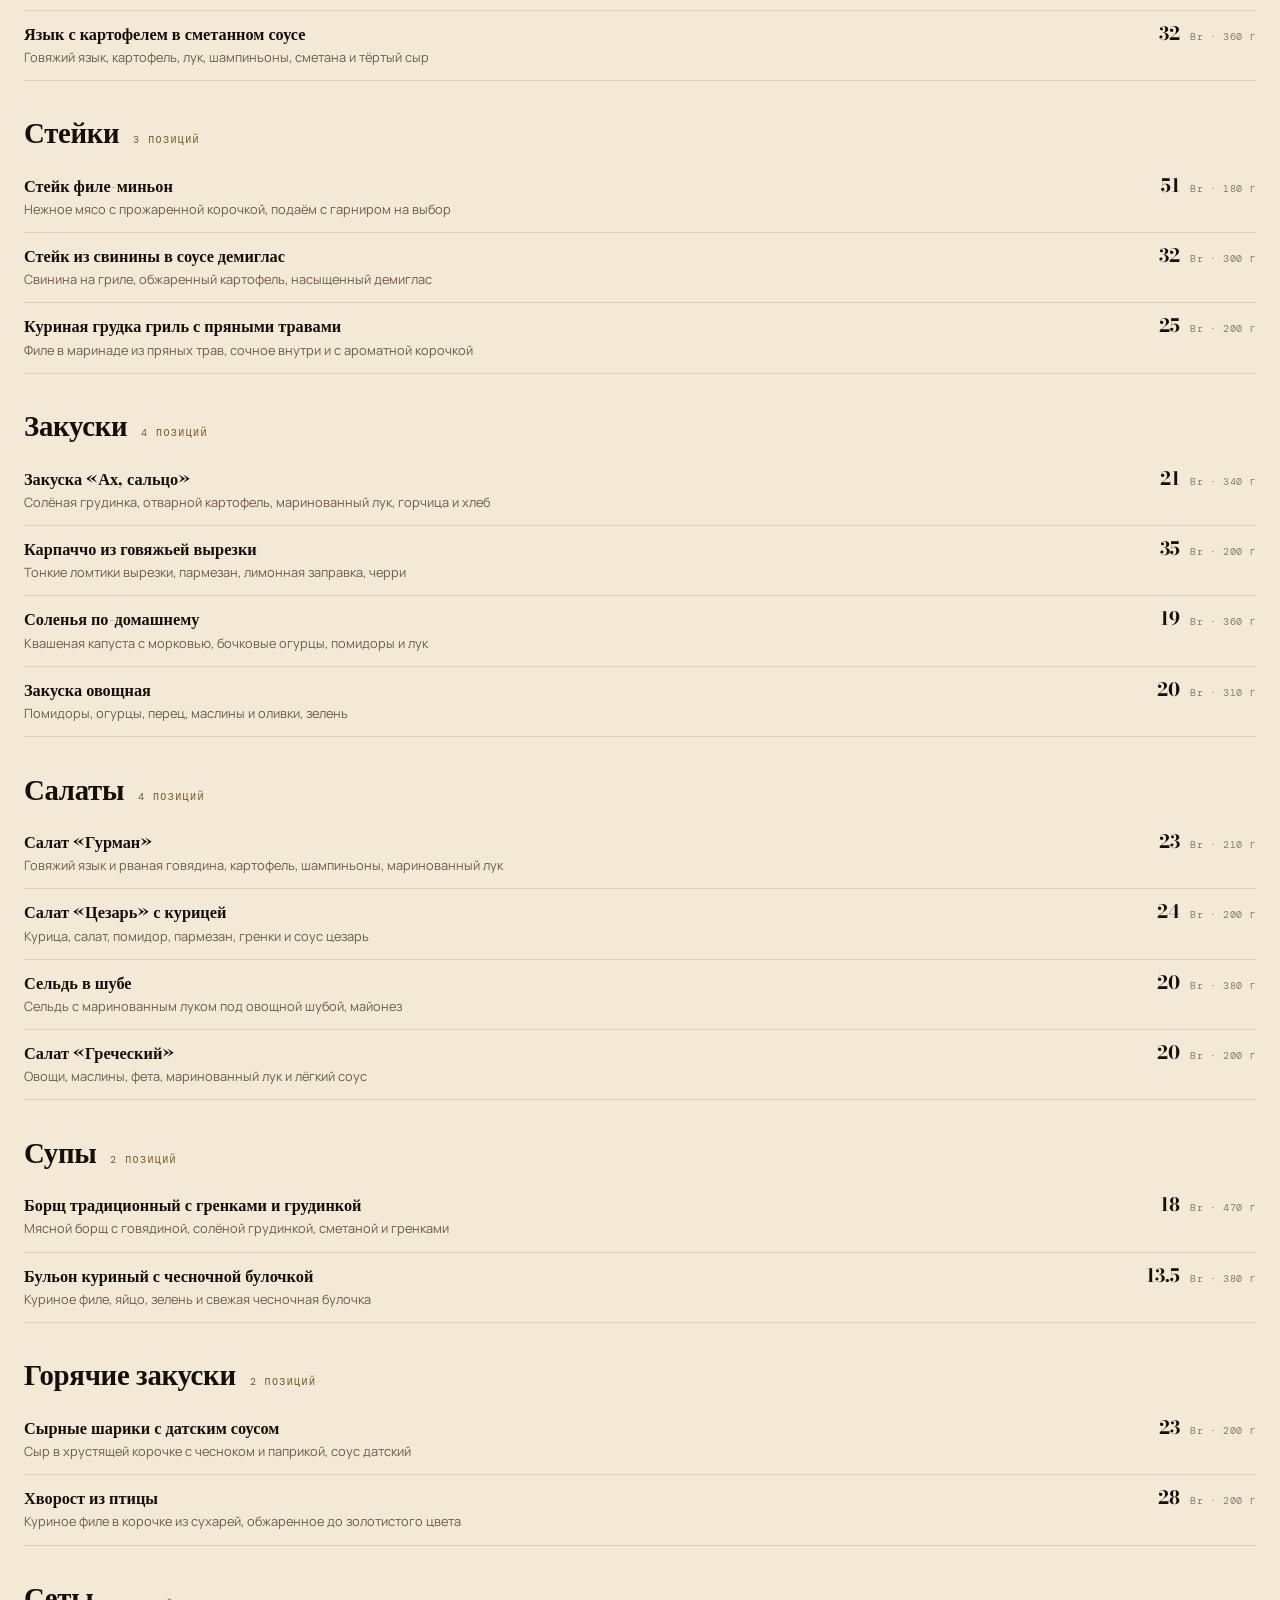
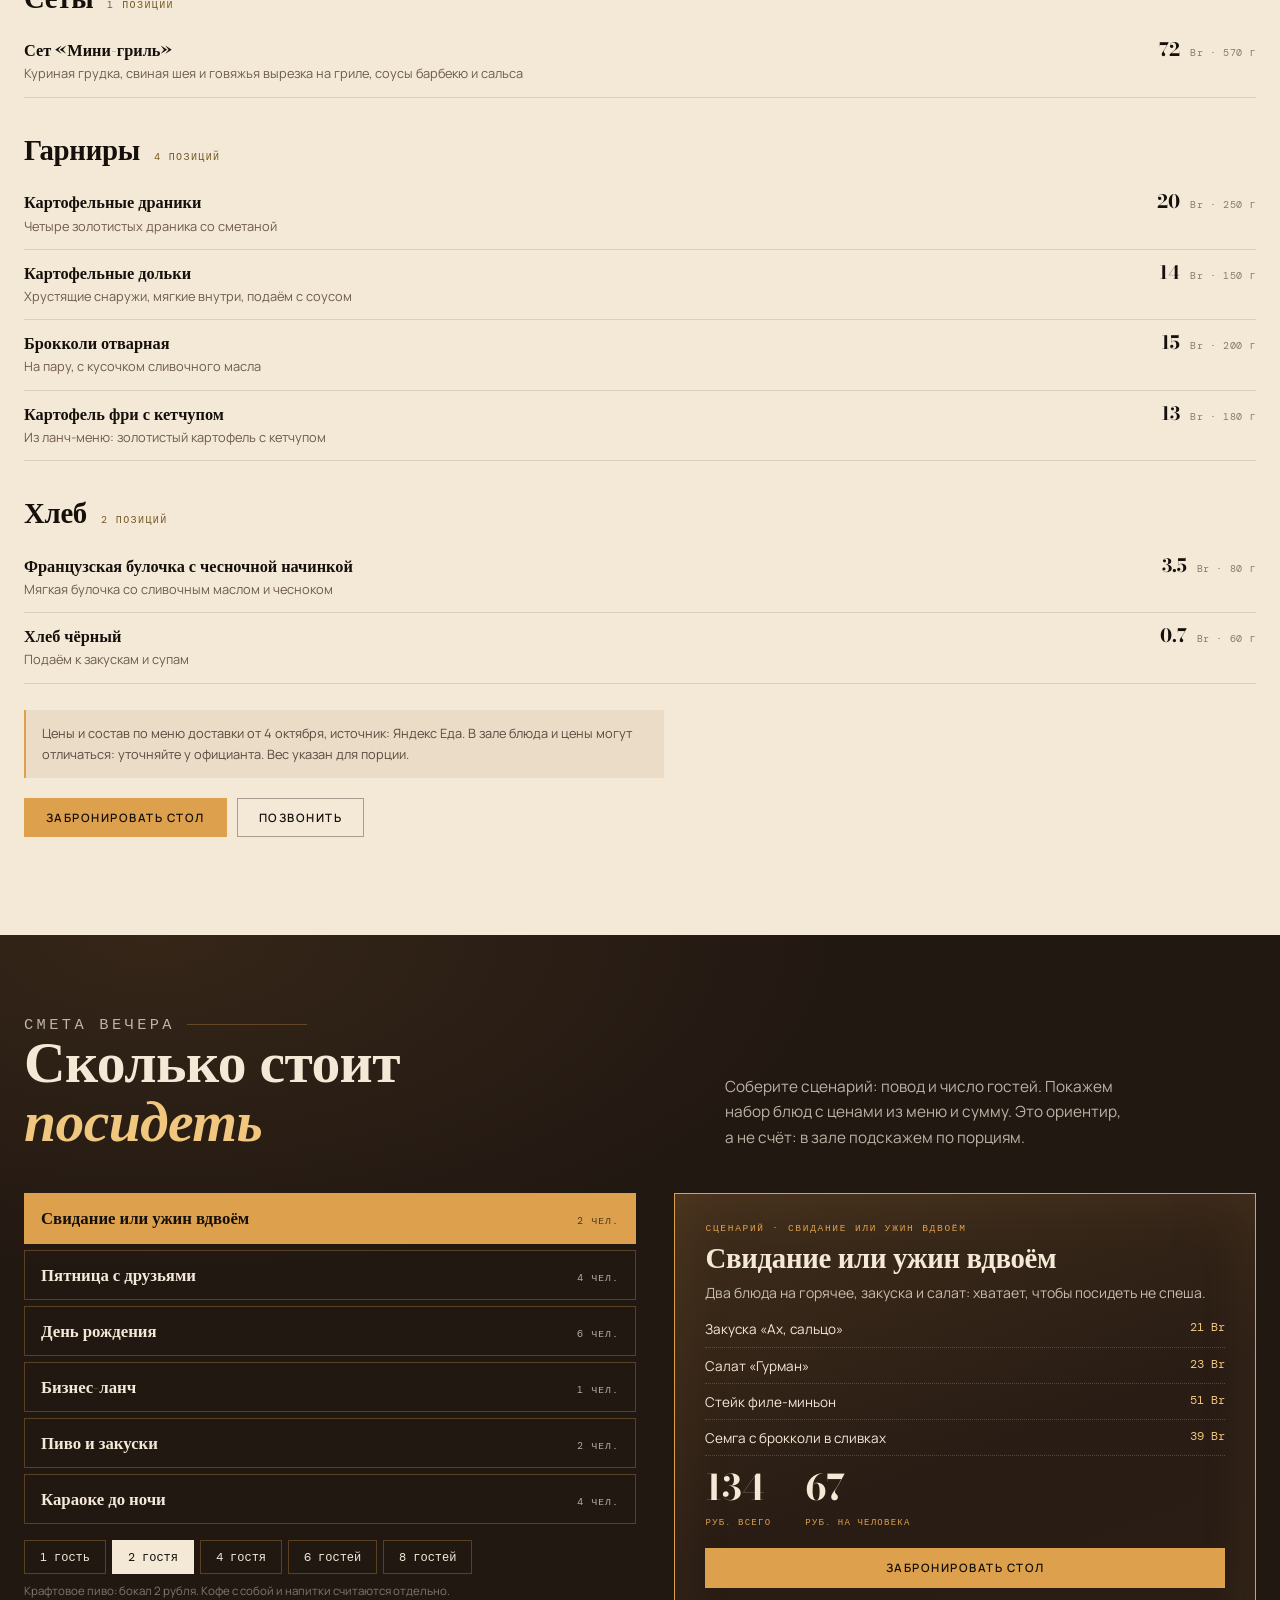
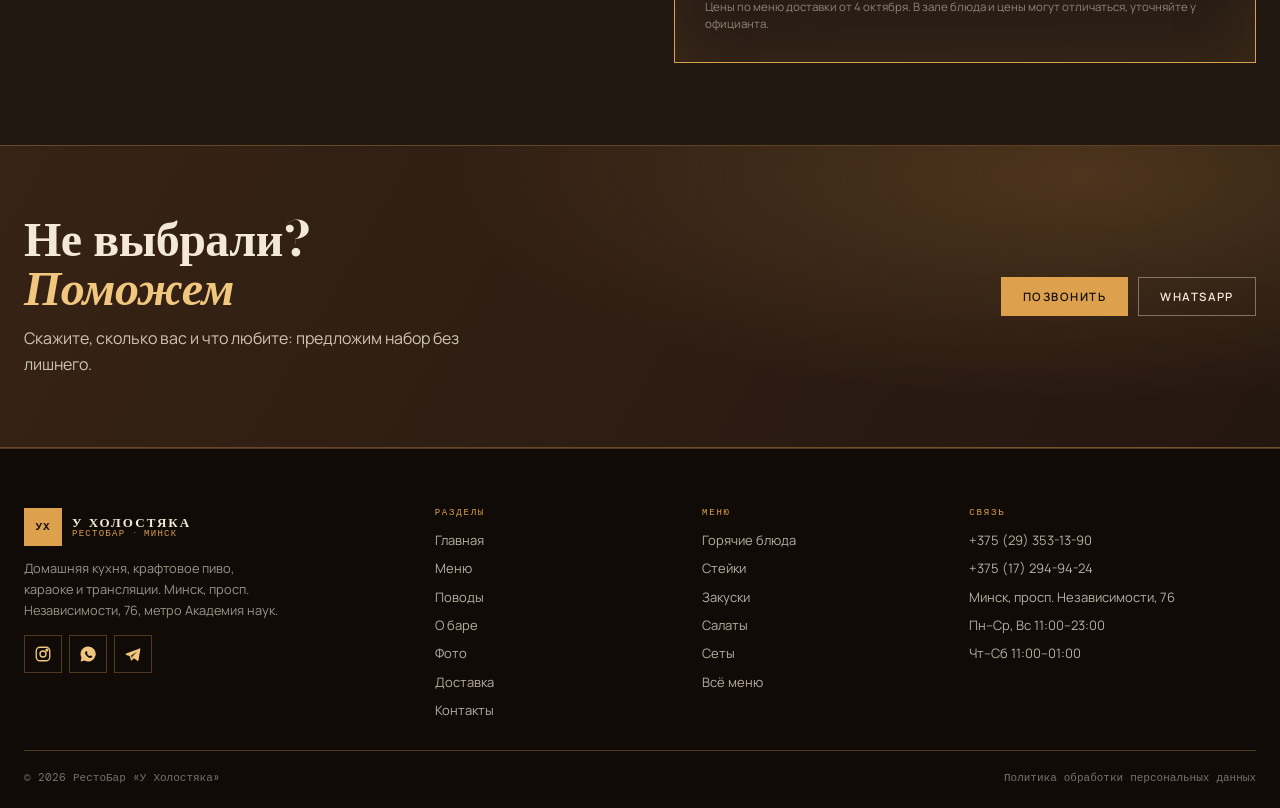
<file: menu.html>
<!DOCTYPE html>
<html lang="ru">
<head>
<meta charset="utf-8">
<meta name="viewport" content="width=device-width, initial-scale=1">
<title>Меню и цены рестобара «У Холостяка», Минск</title>
<meta name="description" content="Меню рестобара «У Холостяка»: мачанка, сковородки, стейки, закуски, супы, сеты. Цены в белорусских рублях, вес порций.">
<meta property="og:title" content="Меню и цены рестобара «У Холостяка», Минск">
<meta property="og:description" content="Меню рестобара «У Холостяка»: мачанка, сковородки, стейки, закуски, супы, сеты. Цены в белорусских рублях, вес порций.">
<meta property="og:type" content="website">
<meta name="theme-color" content="#17100C">
<style>
:root{--wine:#17100C;--wine2:#221812;--wine3:#2E2017;--cream:#F4E9D7;--cream2:#EADCC6;--brass:#DDA04C;--brass2:#F1C67E;
--wood:#8C5B34;--wood2:#B07A45;--brick:#A5452B;--green:#7E8F62;
--ink:#15100C;--muted:#7A6459;--line:rgba(221,160,76,.3);
--pad:24px;--max:1320px;--serif:'Bodoni Moda',Georgia,serif;--body:'Manrope',system-ui,sans-serif;--mono:'DM Mono',ui-monospace,monospace}
*{box-sizing:border-box}html{-webkit-text-size-adjust:100%}
body{margin:0;background:var(--wine);color:var(--cream);font:16px/1.65 var(--body);-webkit-font-smoothing:antialiased}
img{max-width:100%;display:block}
h1,h2,h3{margin:0;font-family:var(--serif);font-weight:700;line-height:1.02;letter-spacing:-.01em}
a{color:inherit;text-decoration:none}[hidden]{display:none!important}
.wrap{width:100%;max-width:var(--max);margin:0 auto;padding:0 var(--pad)}
.header{position:sticky;top:0;z-index:40;background:rgba(23,16,12,.93);border-bottom:1px solid var(--line);backdrop-filter:blur(12px)}
.header__in{display:flex;align-items:center;gap:20px;padding:12px 0}
.logo{display:flex;align-items:center;gap:10px}
.logo__mark{width:38px;height:38px;display:grid;place-items:center;border:1px solid var(--brass);color:var(--brass2);font:700 11px/1 var(--mono);letter-spacing:.08em}
.logo__txt{display:flex;flex-direction:column;line-height:1.15}
.logo__txt b{font:700 13px/1 var(--serif);letter-spacing:.16em}
.logo__txt i{font:400 9px/1 var(--mono);letter-spacing:.14em;text-transform:uppercase;color:var(--brass);font-style:normal}
.nav{display:flex;gap:18px;margin-left:auto;font-size:13px;letter-spacing:.01em}
.nav a{padding:6px 0;border-bottom:1px solid transparent;color:rgba(246,236,220,.78)}
.nav a:hover,.nav a.is-on{border-color:var(--brass);color:var(--cream)}
.header__tel{font:400 12.5px/1 var(--mono);color:var(--brass2)}
.btn{display:inline-flex;align-items:center;gap:9px;padding:13px 21px;font:600 11.5px/1 var(--body);letter-spacing:.13em;text-transform:uppercase;border:1px solid var(--brass);background:var(--brass);color:var(--ink);cursor:pointer;transition:.2s}
.btn:hover{background:var(--brass2);border-color:var(--brass2)}
.btn--ghost{background:transparent;color:var(--cream);border-color:rgba(246,236,220,.4)}
.btn--ghost:hover{background:var(--cream);color:var(--ink);border-color:var(--cream)}
.burger{display:none;width:42px;height:38px;border:1px solid var(--line);background:transparent;align-items:center;justify-content:center;flex-direction:column;gap:4px;cursor:pointer}
.burger i{display:block;width:17px;height:1px;background:var(--cream)}
.burger.is-close i:first-child{transform:rotate(45deg) translateY(3px)}
.burger.is-close i:last-child{transform:rotate(-45deg) translateY(-3px)}
.hero{position:relative;min-height:min(96svh,860px);display:flex;align-items:flex-end;overflow:hidden;background:#12060C}
.hero__img{position:absolute;inset:0;width:100%;height:100%;object-fit:cover}
.hero::after{content:'';position:absolute;inset:0;background:radial-gradient(120% 80% at 68% 0%,rgba(221,160,76,.28),transparent 58%),linear-gradient(180deg,rgba(23,16,12,.62),rgba(23,16,12,.18) 40%,rgba(23,16,12,.86) 76%,var(--wine) 100%)}
.hero__img{filter:saturate(1.06) contrast(1.02)}
.hero__in{position:relative;z-index:2;width:100%;padding:clamp(36px,6vw,72px) 0 clamp(20px,3vw,28px)}
.hero h1{font-size:clamp(2.6rem,7.4vw,6.2rem);line-height:.96}
.hero h1 em{font-style:italic;color:var(--brass2)}
.hero__lede{max-width:46ch;margin:18px 0 22px;color:rgba(246,236,220,.86);font-size:clamp(.95rem,1.3vw,1.06rem)}
.hero__acts{display:flex;flex-wrap:wrap;gap:10px;margin-bottom:clamp(20px,3vw,34px)}
.hero__facts{display:grid;grid-template-columns:repeat(4,minmax(0,1fr));border-top:1px solid var(--line)}
.hero__facts div{padding:14px 14px 0 0}
.hero__facts b{display:block;font:700 clamp(1rem,1.7vw,1.28rem)/1.15 var(--serif);letter-spacing:.01em;color:var(--cream)}
.hero__facts span{font:400 9px/1.5 var(--mono);letter-spacing:.14em;text-transform:uppercase;color:var(--brass)}
.drawer{position:fixed;inset:0;z-index:90;background:rgba(10,4,7,.8);display:none}
.drawer[data-open]{display:block}
.drawer__in{position:absolute;inset:0 0 0 auto;width:min(400px,92vw);background:var(--wine2);border-left:1px solid var(--line);padding:22px;overflow-y:auto}
.drawer__top{display:flex;justify-content:space-between;align-items:center;margin-bottom:20px}
.drawer__nav{display:grid;font:700 22px/1 var(--serif)}
.drawer__nav a{padding:15px 0;border-bottom:1px solid var(--line)}
.drawer__cta{width:100%;justify-content:center;margin-top:20px}
.drawer__note{font-size:12.5px;color:rgba(246,236,220,.6);margin-top:12px}
body.is-locked{overflow:hidden}
.mbar{display:none}
@media (max-width:1024px){
.nav{display:none}.burger{display:flex}.header__tel{display:none}.header__in{gap:10px}
.hero__facts{grid-template-columns:1fr 1fr}
}
</style>
<link rel="preconnect" href="https://fonts.googleapis.com">
<link rel="preconnect" href="https://fonts.gstatic.com" crossorigin>
<link href="https://fonts.googleapis.com/css2?family=Bodoni+Moda:ital,wght@0,400;0,700;1,400;1,700&family=Manrope:wght@400;500;600;700&family=DM+Mono:wght@400;500&display=swap" rel="stylesheet">
<link rel="stylesheet" href="assets/css/style.v1.css">
<link rel="icon" href="assets/img/favicon.svg" type="image/svg+xml">
</head>
<body>
<header class="header"><div class="header__in wrap">
<a class="logo" href="index.html"><span class="logo__mark">УХ</span><span class="logo__txt"><b>У ХОЛОСТЯКА</b><i>рестобар · Минск</i></span></a>
<nav class="nav" aria-label="Основное меню"><a href="index.html">Главная</a><a href="menu.html" class="is-on">Меню</a><a href="events.html">Поводы</a><a href="about.html">О баре</a><a href="gallery.html">Фото</a><a href="delivery.html">Доставка</a><a href="kontakty.html">Контакты</a></nav>
<a class="header__tel" href="tel:+375293531390">+375 (29) 353-13-90</a>
<a class="btn btn--brass" href="https://wa.me/375293531390" target="_blank" rel="noopener">Забронировать</a>
<button class="burger" type="button" aria-label="Меню" aria-expanded="false" aria-controls="drawer"><i></i><i></i><i></i></button>
</div></header>
<div class="drawer" id="drawer" role="dialog" aria-modal="true" aria-label="Меню" hidden>
<div class="drawer__in">
<div class="drawer__top">
<a class="logo" href="index.html"><span class="logo__mark">УХ</span><span class="logo__txt"><b>У ХОЛОСТЯКА</b><i>рестобар</i></span></a>
<button class="burger is-close" type="button" data-close aria-label="Закрыть меню"><i></i><i></i></button>
</div>
<nav class="drawer__nav"><a href="index.html">Главная</a><a href="menu.html">Меню</a><a href="events.html">Поводы</a><a href="about.html">О баре</a><a href="gallery.html">Фото</a><a href="delivery.html">Доставка</a><a href="kontakty.html">Контакты</a></nav>
<a class="btn btn--brass drawer__cta" href="tel:+375293531390">Позвонить +375 (29) 353-13-90</a>
<p class="drawer__note">Минск, просп. Независимости, 76. Каждый день с 11:00, в четверг, пятницу и субботу до 01:00.</p>
</div></div>
<main>
<section class="phero"><img src="assets/img/food1.jpg" alt="Кухня рестобара" width="1024" height="683">
<div class="phero__in"><div class="wrap"><div class="crumbs"><a href="index.html">Главная</a> / Меню</div>
<h1>Меню<br><em>и цены</em></h1><p>Девять разделов: сковородки и мачанка, стейки, закуски, супы, сеты. Все цены в белорусских рублях.</p></div></div></section>
<section class="section section--cream"><div class="wrap">
<div class="msearch">
<input type="text" id="mq" placeholder="Поиск по меню: драники, стейк, борщ" aria-label="Поиск по меню">
<span class="cnt" id="mcnt">показано всё меню</span>
</div>
<div class="mfilter" id="mf">
<button class="mchip is-on" type="button" data-c="all">Всё меню</button>
<button class="mchip" type="button" data-c="Горячие блюда">Горячие блюда</button><button class="mchip" type="button" data-c="Стейки">Стейки</button><button class="mchip" type="button" data-c="Закуски">Закуски</button><button class="mchip" type="button" data-c="Салаты">Салаты</button><button class="mchip" type="button" data-c="Супы">Супы</button><button class="mchip" type="button" data-c="Горячие закуски">Горячие закуски</button><button class="mchip" type="button" data-c="Сеты">Сеты</button><button class="mchip" type="button" data-c="Гарниры">Гарниры</button><button class="mchip" type="button" data-c="Хлеб">Хлеб</button>
</div>
<section class="mgroup" id="m-goryachie-blyuda" data-cat="Горячие блюда"><div class="mgroup__t"><h3>Горячие блюда</h3><span>13 позиций</span></div><div class="mrow"><div class="mrow__l"><div class="mrow__n">Жаркое А-ля рататуй</div><p class="mrow__d">Куриное филе с баклажаном, цукини, перцем и шампиньонами в томатном соусе с чесноком</p></div><div class="mrow__r"><b>30</b><i>Br · 450 г</i></div></div><div class="mrow"><div class="mrow__l"><div class="mrow__n">Жаркое из курицы с драниками</div><p class="mrow__d">Куриное филе, хрустящие драники, шампиньоны, сметана и маринованный огурец</p></div><div class="mrow__r"><b>30</b><i>Br · 355 г</i></div></div><div class="mrow"><div class="mrow__l"><div class="mrow__n">Запечённая говядина с овощами в соусе</div><p class="mrow__d">Ломтики говяжьей вырезки, картофель с луком, шампиньоны и стручковая фасоль</p></div><div class="mrow__r"><b>39</b><i>Br · 300 г</i></div></div><div class="mrow"><div class="mrow__l"><div class="mrow__n">Свиные ушки с картофелем по-деревенски</div><p class="mrow__d">Отварные свиные уши под соусом «Коктейль», картофель по-деревенски, сыр</p></div><div class="mrow__r"><b>24</b><i>Br · 420 г</i></div></div><div class="mrow"><div class="mrow__l"><div class="mrow__n">Куриные бёдрышки гриль с картофелем фри</div><p class="mrow__d">Бёдра на гриле, картофель фри, соус сальса, черри и маринованный лук</p></div><div class="mrow__r"><b>34</b><i>Br · 400 г</i></div></div><div class="mrow"><div class="mrow__l"><div class="mrow__n">Мачанка с блинами фирменная</div><p class="mrow__d">Тонкие блины со свининой и филе птицы, обжаренный лук, шампиньоны, соус</p></div><div class="mrow__r"><b>31</b><i>Br · 450 г</i></div></div><div class="mrow"><div class="mrow__l"><div class="mrow__n">Мачанка с драниками</div><p class="mrow__d">Драник, свинина и грудинка, филе птицы, шампиньоны, сметанный соус</p></div><div class="mrow__r"><b>31</b><i>Br · 380 г</i></div></div><div class="mrow"><div class="mrow__l"><div class="mrow__n">Овощи гриль</div><p class="mrow__d">Цукини, перец, шампиньоны и черри в маринаде для гриля</p></div><div class="mrow__r"><b>23</b><i>Br · 270 г</i></div></div><div class="mrow"><div class="mrow__l"><div class="mrow__n">Поджарка с драниками</div><p class="mrow__d">Свиная шея с грудинкой, шампиньоны, лук, сметана и зелень</p></div><div class="mrow__r"><b>31</b><i>Br · 385 г</i></div></div><div class="mrow"><div class="mrow__l"><div class="mrow__n">Семга с брокколи в сливках</div><p class="mrow__d">Сёмга в сливочном соусе, брокколи, черри, сыр и лимон</p></div><div class="mrow__r"><b>39</b><i>Br · 315 г</i></div></div><div class="mrow"><div class="mrow__l"><div class="mrow__n">Сковородка «Фермерское угощение»</div><p class="mrow__d">Колбаски, ростбиф из рубленой говядины, яйцо, маринованный лук, картофель</p></div><div class="mrow__r"><b>31</b><i>Br · 460 г</i></div></div><div class="mrow"><div class="mrow__l"><div class="mrow__n">Шипящая сковородка со свининой</div><p class="mrow__d">Свиная грудинка и отбивная на гриле, картофельные шарики, яйцо, овощи</p></div><div class="mrow__r"><b>37</b><i>Br · 430 г</i></div></div><div class="mrow"><div class="mrow__l"><div class="mrow__n">Язык с картофелем в сметанном соусе</div><p class="mrow__d">Говяжий язык, картофель, лук, шампиньоны, сметана и тёртый сыр</p></div><div class="mrow__r"><b>32</b><i>Br · 360 г</i></div></div></section><section class="mgroup" id="m-stejki" data-cat="Стейки"><div class="mgroup__t"><h3>Стейки</h3><span>3 позиций</span></div><div class="mrow"><div class="mrow__l"><div class="mrow__n">Стейк филе-миньон</div><p class="mrow__d">Нежное мясо с прожаренной корочкой, подаём с гарниром на выбор</p></div><div class="mrow__r"><b>51</b><i>Br · 180 г</i></div></div><div class="mrow"><div class="mrow__l"><div class="mrow__n">Стейк из свинины в соусе демиглас</div><p class="mrow__d">Свинина на гриле, обжаренный картофель, насыщенный демиглас</p></div><div class="mrow__r"><b>32</b><i>Br · 300 г</i></div></div><div class="mrow"><div class="mrow__l"><div class="mrow__n">Куриная грудка гриль с пряными травами</div><p class="mrow__d">Филе в маринаде из пряных трав, сочное внутри и с ароматной корочкой</p></div><div class="mrow__r"><b>25</b><i>Br · 200 г</i></div></div></section><section class="mgroup" id="m-zakuski" data-cat="Закуски"><div class="mgroup__t"><h3>Закуски</h3><span>4 позиций</span></div><div class="mrow"><div class="mrow__l"><div class="mrow__n">Закуска «Ах, сальцо»</div><p class="mrow__d">Солёная грудинка, отварной картофель, маринованный лук, горчица и хлеб</p></div><div class="mrow__r"><b>21</b><i>Br · 340 г</i></div></div><div class="mrow"><div class="mrow__l"><div class="mrow__n">Карпаччо из говяжьей вырезки</div><p class="mrow__d">Тонкие ломтики вырезки, пармезан, лимонная заправка, черри</p></div><div class="mrow__r"><b>35</b><i>Br · 200 г</i></div></div><div class="mrow"><div class="mrow__l"><div class="mrow__n">Соленья по-домашнему</div><p class="mrow__d">Квашеная капуста с морковью, бочковые огурцы, помидоры и лук</p></div><div class="mrow__r"><b>19</b><i>Br · 360 г</i></div></div><div class="mrow"><div class="mrow__l"><div class="mrow__n">Закуска овощная</div><p class="mrow__d">Помидоры, огурцы, перец, маслины и оливки, зелень</p></div><div class="mrow__r"><b>20</b><i>Br · 310 г</i></div></div></section><section class="mgroup" id="m-salaty" data-cat="Салаты"><div class="mgroup__t"><h3>Салаты</h3><span>4 позиций</span></div><div class="mrow"><div class="mrow__l"><div class="mrow__n">Салат «Гурман»</div><p class="mrow__d">Говяжий язык и рваная говядина, картофель, шампиньоны, маринованный лук</p></div><div class="mrow__r"><b>23</b><i>Br · 210 г</i></div></div><div class="mrow"><div class="mrow__l"><div class="mrow__n">Салат «Цезарь» с курицей</div><p class="mrow__d">Курица, салат, помидор, пармезан, гренки и соус цезарь</p></div><div class="mrow__r"><b>24</b><i>Br · 200 г</i></div></div><div class="mrow"><div class="mrow__l"><div class="mrow__n">Сельдь в шубе</div><p class="mrow__d">Сельдь с маринованным луком под овощной шубой, майонез</p></div><div class="mrow__r"><b>20</b><i>Br · 380 г</i></div></div><div class="mrow"><div class="mrow__l"><div class="mrow__n">Салат «Греческий»</div><p class="mrow__d">Овощи, маслины, фета, маринованный лук и лёгкий соус</p></div><div class="mrow__r"><b>20</b><i>Br · 200 г</i></div></div></section><section class="mgroup" id="m-supy" data-cat="Супы"><div class="mgroup__t"><h3>Супы</h3><span>2 позиций</span></div><div class="mrow"><div class="mrow__l"><div class="mrow__n">Борщ традиционный с гренками и грудинкой</div><p class="mrow__d">Мясной борщ с говядиной, солёной грудинкой, сметаной и гренками</p></div><div class="mrow__r"><b>18</b><i>Br · 470 г</i></div></div><div class="mrow"><div class="mrow__l"><div class="mrow__n">Бульон куриный с чесночной булочкой</div><p class="mrow__d">Куриное филе, яйцо, зелень и свежая чесночная булочка</p></div><div class="mrow__r"><b>13.5</b><i>Br · 380 г</i></div></div></section><section class="mgroup" id="m-goryachie-zakuski" data-cat="Горячие закуски"><div class="mgroup__t"><h3>Горячие закуски</h3><span>2 позиций</span></div><div class="mrow"><div class="mrow__l"><div class="mrow__n">Сырные шарики с датским соусом</div><p class="mrow__d">Сыр в хрустящей корочке с чесноком и паприкой, соус датский</p></div><div class="mrow__r"><b>23</b><i>Br · 200 г</i></div></div><div class="mrow"><div class="mrow__l"><div class="mrow__n">Хворост из птицы</div><p class="mrow__d">Куриное филе в корочке из сухарей, обжаренное до золотистого цвета</p></div><div class="mrow__r"><b>28</b><i>Br · 200 г</i></div></div></section><section class="mgroup" id="m-sety" data-cat="Сеты"><div class="mgroup__t"><h3>Сеты</h3><span>1 позиций</span></div><div class="mrow"><div class="mrow__l"><div class="mrow__n">Сет «Мини-гриль»</div><p class="mrow__d">Куриная грудка, свиная шея и говяжья вырезка на гриле, соусы барбекю и сальса</p></div><div class="mrow__r"><b>72</b><i>Br · 570 г</i></div></div></section><section class="mgroup" id="m-garniry" data-cat="Гарниры"><div class="mgroup__t"><h3>Гарниры</h3><span>4 позиций</span></div><div class="mrow"><div class="mrow__l"><div class="mrow__n">Картофельные драники</div><p class="mrow__d">Четыре золотистых драника со сметаной</p></div><div class="mrow__r"><b>20</b><i>Br · 250 г</i></div></div><div class="mrow"><div class="mrow__l"><div class="mrow__n">Картофельные дольки</div><p class="mrow__d">Хрустящие снаружи, мягкие внутри, подаём с соусом</p></div><div class="mrow__r"><b>14</b><i>Br · 150 г</i></div></div><div class="mrow"><div class="mrow__l"><div class="mrow__n">Брокколи отварная</div><p class="mrow__d">На пару, с кусочком сливочного масла</p></div><div class="mrow__r"><b>15</b><i>Br · 200 г</i></div></div><div class="mrow"><div class="mrow__l"><div class="mrow__n">Картофель фри с кетчупом</div><p class="mrow__d">Из ланч-меню: золотистый картофель с кетчупом</p></div><div class="mrow__r"><b>13</b><i>Br · 180 г</i></div></div></section><section class="mgroup" id="m-hleb" data-cat="Хлеб"><div class="mgroup__t"><h3>Хлеб</h3><span>2 позиций</span></div><div class="mrow"><div class="mrow__l"><div class="mrow__n">Французская булочка с чесночной начинкой</div><p class="mrow__d">Мягкая булочка со сливочным маслом и чесноком</p></div><div class="mrow__r"><b>3.5</b><i>Br · 80 г</i></div></div><div class="mrow"><div class="mrow__l"><div class="mrow__n">Хлеб чёрный</div><p class="mrow__d">Подаём к закускам и супам</p></div><div class="mrow__r"><b>0.7</b><i>Br · 60 г</i></div></div></section>
<p class="mnote">Цены и состав по меню доставки от 4 октября, источник: Яндекс Еда. В зале блюда и цены могут отличаться: уточняйте у официанта. Вес указан для порции.</p>
<p style="margin-top:20px;display:flex;gap:10px;flex-wrap:wrap"><a class="btn" href="https://wa.me/375293531390" target="_blank" rel="noopener">Забронировать стол</a><a class="btn btn--ghost" style="color:var(--ink);border-color:rgba(26,14,19,.35)" href="tel:+375293531390">Позвонить</a></p>
</div></section>

<section class="section section--wine2" id="party"><div class="wrap">
<div class="sec-head"><div><p class="eyebrow">смета вечера</p><h2 class="h2">Сколько стоит<br><em>посидеть</em></h2></div>
<p>Соберите сценарий: повод и число гостей. Покажем набор блюд с ценами из меню и сумму. Это ориентир, а не счёт: в зале подскажем по порциям.</p></div>
<div class="party">
<div><div class="party__occ" id="occ"><button class="obtn is-on" type="button" data-k="date">Свидание или ужин вдвоём<span>2 чел.</span></button><button class="obtn" type="button" data-k="friends">Пятница с друзьями<span>4 чел.</span></button><button class="obtn" type="button" data-k="birthday">День рождения<span>6 чел.</span></button><button class="obtn" type="button" data-k="lunch">Бизнес-ланч<span>1 чел.</span></button><button class="obtn" type="button" data-k="beer">Пиво и закуски<span>2 чел.</span></button><button class="obtn" type="button" data-k="late">Караоке до ночи<span>4 чел.</span></button></div>
<div class="guest" id="guests">
<button class="gbtn" type="button" data-n="1">1 гость</button>
<button class="gbtn is-on" type="button" data-n="2">2 гостя</button>
<button class="gbtn" type="button" data-n="4">4 гостя</button>
<button class="gbtn" type="button" data-n="6">6 гостей</button>
<button class="gbtn" type="button" data-n="8">8 гостей</button>
</div>
<p class="hint">Крафтовое пиво: бокал 2 рубля. Кофе с собой и напитки считаются отдельно.</p></div>
<div class="party__out">
<p class="party__k" id="pk">СЦЕНАРИЙ · СВИДАНИЕ</p>
<h3 id="pt">Свидание или ужин вдвоём</h3>
<p class="lead" id="pd"></p>
<ul class="olist" id="pl"></ul>
<div class="totals"><div><b id="psum">0</b><span>руб. всего</span></div><div><b id="ppp">0</b><span>руб. на человека</span></div></div>
<a class="btn" href="https://wa.me/375293531390" target="_blank" rel="noopener" id="psend">Забронировать стол</a>
<p class="party__note">Цены по меню доставки от 4 октября. В зале блюда и цены могут отличаться, уточняйте у официанта.</p>
</div>
</div>
</div></section>

<section class="cta"><div class="wrap cta__in"><div><h2>Не выбрали?<br><em>Поможем</em></h2><p>Скажите, сколько вас и что любите: предложим набор без лишнего.</p></div>
<div class="cta__acts"><a class="btn" href="tel:+375293531390">Позвонить</a><a class="btn btn--ghost" href="https://wa.me/375293531390" target="_blank" rel="noopener">WhatsApp</a></div></div></section>
</main>
<footer class="footer"><div class="wrap">
<div class="footer__top">
<div class="footer__about"><a class="logo logo--f" href="index.html"><span class="logo__mark">УХ</span><span class="logo__txt"><b>У ХОЛОСТЯКА</b><i>рестобар · Минск</i></span></a>
<p>Домашняя кухня, крафтовое пиво, караоке и трансляции. Минск, просп. Независимости, 76, метро Академия наук.</p>
<div class="soc"><a href="https://www.instagram.com/y_holostyaka_restobar/" target="_blank" rel="noopener" aria-label="Instagram"><svg viewBox="0 0 24 24" fill="none" stroke="currentColor" stroke-width="1.8" aria-hidden="true"><rect x="3" y="3" width="18" height="18" rx="5"/><circle cx="12" cy="12" r="4"/><circle cx="17.2" cy="6.8" r="1.2" fill="currentColor"/></svg></a><a href="https://wa.me/375293531390" target="_blank" rel="noopener" aria-label="WhatsApp"><svg viewBox="0 0 24 24" fill="currentColor" aria-hidden="true"><path d="M12 2a10 10 0 0 0-8.6 15L2 22l5.2-1.4A10 10 0 1 0 12 2m5.3 14.1c-.2.6-1.2 1.2-1.9 1.2-.5 0-1.1 0-2-.4a11 11 0 0 1-4.4-3.9c-.5-.8-.9-1.7-.9-2.5 0-.7.4-1.4.9-1.8.2-.2.4-.3.6-.3h.5c.2 0 .4 0 .5.4l.7 1.6c0 .2 0 .3-.1.5l-.4.5c-.1.2-.2.3 0 .5a8 8 0 0 0 3.4 2.9c.2.1.4.1.5-.1l.6-.7c.1-.2.3-.2.5-.1l1.6.8c.2.1.3.2.3.4s0 .5-.1.9"/></svg></a><a href="https://t.me/+375293531390" target="_blank" rel="noopener" aria-label="Telegram"><svg viewBox="0 0 24 24" fill="currentColor" aria-hidden="true"><path d="M21.8 4.2 2.9 11.4c-.9.3-.9 1.5 0 1.8l4.6 1.5 1.7 5.3c.2.7 1 .9 1.5.3l2.5-2.6 4.6 3.4c.6.4 1.4 0 1.5-.7l2.5-15c.1-.8-.6-1.4-1.5-1.2M9.4 14.3l8.4-5.6-6.8 6.6-.2 3z"/></svg></a></div>
</div>
<div><h4>Разделы</h4><ul><li><a href="index.html">Главная</a></li><li><a href="menu.html">Меню</a></li><li><a href="events.html">Поводы</a></li><li><a href="about.html">О баре</a></li><li><a href="gallery.html">Фото</a></li><li><a href="delivery.html">Доставка</a></li><li><a href="kontakty.html">Контакты</a></li></ul></div>
<div><h4>Меню</h4><ul><li><a href="menu.html#m-goryachie-blyuda">Горячие блюда</a></li><li><a href="menu.html#m-stejki">Стейки</a></li><li><a href="menu.html#m-zakuski">Закуски</a></li><li><a href="menu.html#m-salaty">Салаты</a></li><li><a href="menu.html#m-sety">Сеты</a></li><li><a href="menu.html">Всё меню</a></li></ul></div>
<div><h4>Связь</h4><ul>
<li><a href="tel:+375293531390">+375 (29) 353-13-90</a></li>
<li><a href="tel:+375172949424">+375 (17) 294-94-24</a></li>
<li><a href="https://yandex.by/maps/org/u_kholostyaka/187212473808/" target="_blank" rel="noopener">Минск, просп. Независимости, 76</a></li>
<li>Пн–Ср, Вс 11:00–23:00</li>
<li>Чт–Сб 11:00–01:00</li>
</ul></div>
</div>
<div class="footer__bottom"><span>© <span id="yr">2026</span> РестоБар «У Холостяка»</span>
<span><a href="politika.html">Политика обработки персональных данных</a></span></div>
</div></footer>
<div class="mbar" role="navigation" aria-label="Быстрая связь">
<a href="tel:+375293531390"><svg viewBox="0 0 24 24" fill="currentColor" aria-hidden="true"><path d="M6.6 10.8a15.5 15.5 0 0 0 6.6 6.6l2.2-2.2a1 1 0 0 1 1-.24c1.1.36 2.3.56 3.5.56a1 1 0 0 1 1 1V20a1 1 0 0 1-1 1A17 17 0 0 1 3 4a1 1 0 0 1 1-1h3.5a1 1 0 0 1 1 1c0 1.2.2 2.4.56 3.5a1 1 0 0 1-.25 1z"/></svg>Позвонить</a>
<a href="https://wa.me/375293531390" target="_blank" rel="noopener"><svg viewBox="0 0 24 24" fill="currentColor" aria-hidden="true"><path d="M12 2a10 10 0 0 0-8.6 15L2 22l5.2-1.4A10 10 0 1 0 12 2m5.3 14.1c-.2.6-1.2 1.2-1.9 1.2-.5 0-1.1 0-2-.4a11 11 0 0 1-4.4-3.9c-.5-.8-.9-1.7-.9-2.5 0-.7.4-1.4.9-1.8.2-.2.4-.3.6-.3h.5c.2 0 .4 0 .5.4l.7 1.6c0 .2 0 .3-.1.5l-.4.5c-.1.2-.2.3 0 .5a8 8 0 0 0 3.4 2.9c.2.1.4.1.5-.1l.6-.7c.1-.2.3-.2.5-.1l1.6.8c.2.1.3.2.3.4s0 .5-.1.9"/></svg>WhatsApp</a>
<a href="viber://chat?number=%2B375293531390"><svg viewBox="0 0 24 24" fill="currentColor" aria-hidden="true"><path d="M12 2C7 2 3 5.6 3 10c0 2.5 1.3 4.7 3.4 6.1L6 21l4-1.6c.6.1 1.3.2 2 .2 5 0 9-3.6 9-8s-4-8-9-8m3.6 11.3c-.4.9-1.9 1.6-2.7 1.5-2.4-.3-4.6-2.1-5.4-4.4-.3-.8.2-2 1-2.4.3-.2.7 0 .9.3l.7 1.2c.1.3 0 .5-.2.7-.3.2-.2.5.1.9.6.8 1.2 1.2 1.9 1.5.4.2.6 0 .8-.2s.4-.3.7-.2l1.3.6c.3.2.3.6.2.9"/></svg>Viber</a>
<a href="https://t.me/+375293531390" target="_blank" rel="noopener"><svg viewBox="0 0 24 24" fill="currentColor" aria-hidden="true"><path d="M21.8 4.2 2.9 11.4c-.9.3-.9 1.5 0 1.8l4.6 1.5 1.7 5.3c.2.7 1 .9 1.5.3l2.5-2.6 4.6 3.4c.6.4 1.4 0 1.5-.7l2.5-15c.1-.8-.6-1.4-1.5-1.2M9.4 14.3l8.4-5.6-6.8 6.6-.2 3z"/></svg>Telegram</a>
</div>
<script src="assets/js/main.v1.js"></script>
</body>
</html>
</file>
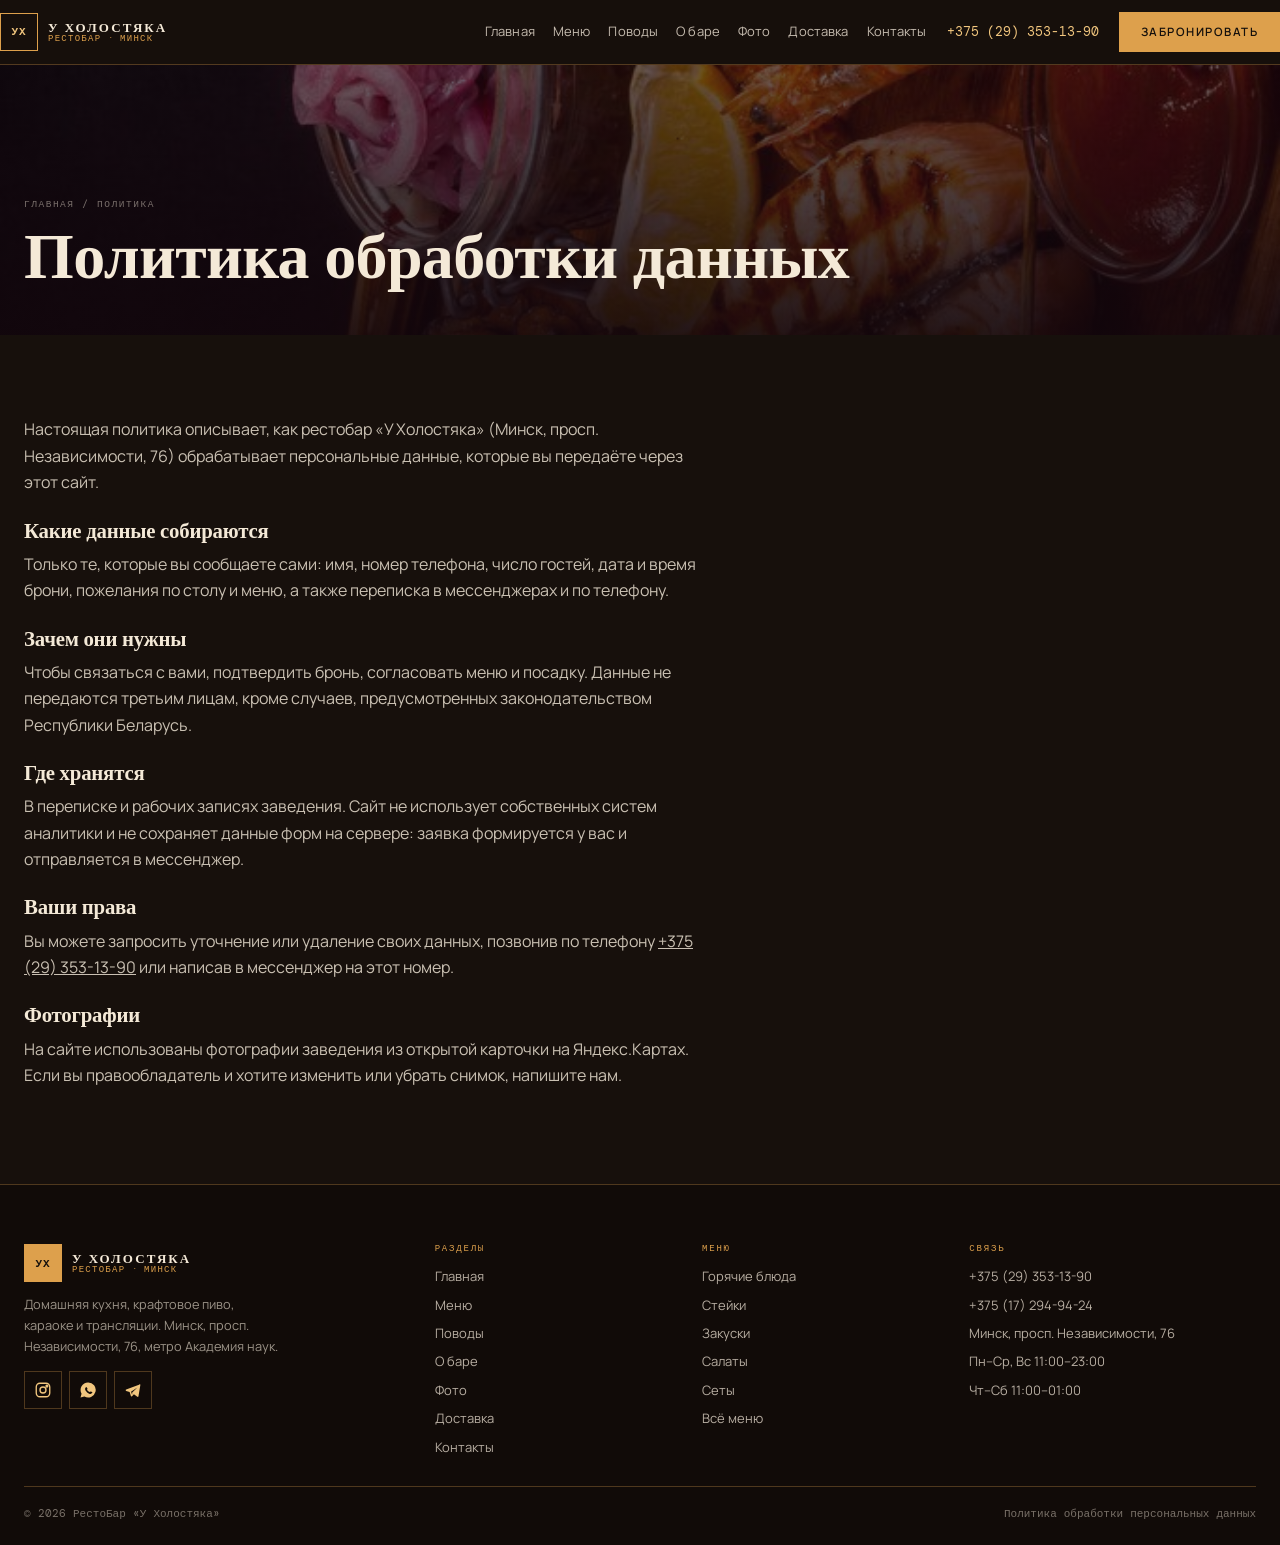
<file: politika.html>
<!DOCTYPE html>
<html lang="ru">
<head>
<meta charset="utf-8">
<meta name="viewport" content="width=device-width, initial-scale=1">
<title>Политика обработки персональных данных | У Холостяка</title>
<meta name="description" content="Как обрабатываются персональные данные гостей рестобара «У Холостяка».">
<meta property="og:title" content="Политика обработки персональных данных | У Холостяка">
<meta property="og:description" content="Как обрабатываются персональные данные гостей рестобара «У Холостяка».">
<meta property="og:type" content="website">
<meta name="theme-color" content="#17100C">
<style>
:root{--wine:#17100C;--wine2:#221812;--wine3:#2E2017;--cream:#F4E9D7;--cream2:#EADCC6;--brass:#DDA04C;--brass2:#F1C67E;
--wood:#8C5B34;--wood2:#B07A45;--brick:#A5452B;--green:#7E8F62;
--ink:#15100C;--muted:#7A6459;--line:rgba(221,160,76,.3);
--pad:24px;--max:1320px;--serif:'Bodoni Moda',Georgia,serif;--body:'Manrope',system-ui,sans-serif;--mono:'DM Mono',ui-monospace,monospace}
*{box-sizing:border-box}html{-webkit-text-size-adjust:100%}
body{margin:0;background:var(--wine);color:var(--cream);font:16px/1.65 var(--body);-webkit-font-smoothing:antialiased}
img{max-width:100%;display:block}
h1,h2,h3{margin:0;font-family:var(--serif);font-weight:700;line-height:1.02;letter-spacing:-.01em}
a{color:inherit;text-decoration:none}[hidden]{display:none!important}
.wrap{width:100%;max-width:var(--max);margin:0 auto;padding:0 var(--pad)}
.header{position:sticky;top:0;z-index:40;background:rgba(23,16,12,.93);border-bottom:1px solid var(--line);backdrop-filter:blur(12px)}
.header__in{display:flex;align-items:center;gap:20px;padding:12px 0}
.logo{display:flex;align-items:center;gap:10px}
.logo__mark{width:38px;height:38px;display:grid;place-items:center;border:1px solid var(--brass);color:var(--brass2);font:700 11px/1 var(--mono);letter-spacing:.08em}
.logo__txt{display:flex;flex-direction:column;line-height:1.15}
.logo__txt b{font:700 13px/1 var(--serif);letter-spacing:.16em}
.logo__txt i{font:400 9px/1 var(--mono);letter-spacing:.14em;text-transform:uppercase;color:var(--brass);font-style:normal}
.nav{display:flex;gap:18px;margin-left:auto;font-size:13px;letter-spacing:.01em}
.nav a{padding:6px 0;border-bottom:1px solid transparent;color:rgba(246,236,220,.78)}
.nav a:hover,.nav a.is-on{border-color:var(--brass);color:var(--cream)}
.header__tel{font:400 12.5px/1 var(--mono);color:var(--brass2)}
.btn{display:inline-flex;align-items:center;gap:9px;padding:13px 21px;font:600 11.5px/1 var(--body);letter-spacing:.13em;text-transform:uppercase;border:1px solid var(--brass);background:var(--brass);color:var(--ink);cursor:pointer;transition:.2s}
.btn:hover{background:var(--brass2);border-color:var(--brass2)}
.btn--ghost{background:transparent;color:var(--cream);border-color:rgba(246,236,220,.4)}
.btn--ghost:hover{background:var(--cream);color:var(--ink);border-color:var(--cream)}
.burger{display:none;width:42px;height:38px;border:1px solid var(--line);background:transparent;align-items:center;justify-content:center;flex-direction:column;gap:4px;cursor:pointer}
.burger i{display:block;width:17px;height:1px;background:var(--cream)}
.burger.is-close i:first-child{transform:rotate(45deg) translateY(3px)}
.burger.is-close i:last-child{transform:rotate(-45deg) translateY(-3px)}
.hero{position:relative;min-height:min(96svh,860px);display:flex;align-items:flex-end;overflow:hidden;background:#12060C}
.hero__img{position:absolute;inset:0;width:100%;height:100%;object-fit:cover}
.hero::after{content:'';position:absolute;inset:0;background:radial-gradient(120% 80% at 68% 0%,rgba(221,160,76,.28),transparent 58%),linear-gradient(180deg,rgba(23,16,12,.62),rgba(23,16,12,.18) 40%,rgba(23,16,12,.86) 76%,var(--wine) 100%)}
.hero__img{filter:saturate(1.06) contrast(1.02)}
.hero__in{position:relative;z-index:2;width:100%;padding:clamp(36px,6vw,72px) 0 clamp(20px,3vw,28px)}
.hero h1{font-size:clamp(2.6rem,7.4vw,6.2rem);line-height:.96}
.hero h1 em{font-style:italic;color:var(--brass2)}
.hero__lede{max-width:46ch;margin:18px 0 22px;color:rgba(246,236,220,.86);font-size:clamp(.95rem,1.3vw,1.06rem)}
.hero__acts{display:flex;flex-wrap:wrap;gap:10px;margin-bottom:clamp(20px,3vw,34px)}
.hero__facts{display:grid;grid-template-columns:repeat(4,minmax(0,1fr));border-top:1px solid var(--line)}
.hero__facts div{padding:14px 14px 0 0}
.hero__facts b{display:block;font:700 clamp(1rem,1.7vw,1.28rem)/1.15 var(--serif);letter-spacing:.01em;color:var(--cream)}
.hero__facts span{font:400 9px/1.5 var(--mono);letter-spacing:.14em;text-transform:uppercase;color:var(--brass)}
.drawer{position:fixed;inset:0;z-index:90;background:rgba(10,4,7,.8);display:none}
.drawer[data-open]{display:block}
.drawer__in{position:absolute;inset:0 0 0 auto;width:min(400px,92vw);background:var(--wine2);border-left:1px solid var(--line);padding:22px;overflow-y:auto}
.drawer__top{display:flex;justify-content:space-between;align-items:center;margin-bottom:20px}
.drawer__nav{display:grid;font:700 22px/1 var(--serif)}
.drawer__nav a{padding:15px 0;border-bottom:1px solid var(--line)}
.drawer__cta{width:100%;justify-content:center;margin-top:20px}
.drawer__note{font-size:12.5px;color:rgba(246,236,220,.6);margin-top:12px}
body.is-locked{overflow:hidden}
.mbar{display:none}
@media (max-width:1024px){
.nav{display:none}.burger{display:flex}.header__tel{display:none}.header__in{gap:10px}
.hero__facts{grid-template-columns:1fr 1fr}
}
</style>
<link rel="preconnect" href="https://fonts.googleapis.com">
<link rel="preconnect" href="https://fonts.gstatic.com" crossorigin>
<link href="https://fonts.googleapis.com/css2?family=Bodoni+Moda:ital,wght@0,400;0,700;1,400;1,700&family=Manrope:wght@400;500;600;700&family=DM+Mono:wght@400;500&display=swap" rel="stylesheet">
<link rel="stylesheet" href="assets/css/style.v1.css">
<link rel="icon" href="assets/img/favicon.svg" type="image/svg+xml">
</head>
<body>
<header class="header"><div class="header__in wrap">
<a class="logo" href="index.html"><span class="logo__mark">УХ</span><span class="logo__txt"><b>У ХОЛОСТЯКА</b><i>рестобар · Минск</i></span></a>
<nav class="nav" aria-label="Основное меню"><a href="index.html">Главная</a><a href="menu.html">Меню</a><a href="events.html">Поводы</a><a href="about.html">О баре</a><a href="gallery.html">Фото</a><a href="delivery.html">Доставка</a><a href="kontakty.html">Контакты</a></nav>
<a class="header__tel" href="tel:+375293531390">+375 (29) 353-13-90</a>
<a class="btn btn--brass" href="https://wa.me/375293531390" target="_blank" rel="noopener">Забронировать</a>
<button class="burger" type="button" aria-label="Меню" aria-expanded="false" aria-controls="drawer"><i></i><i></i><i></i></button>
</div></header>
<div class="drawer" id="drawer" role="dialog" aria-modal="true" aria-label="Меню" hidden>
<div class="drawer__in">
<div class="drawer__top">
<a class="logo" href="index.html"><span class="logo__mark">УХ</span><span class="logo__txt"><b>У ХОЛОСТЯКА</b><i>рестобар</i></span></a>
<button class="burger is-close" type="button" data-close aria-label="Закрыть меню"><i></i><i></i></button>
</div>
<nav class="drawer__nav"><a href="index.html">Главная</a><a href="menu.html">Меню</a><a href="events.html">Поводы</a><a href="about.html">О баре</a><a href="gallery.html">Фото</a><a href="delivery.html">Доставка</a><a href="kontakty.html">Контакты</a></nav>
<a class="btn btn--brass drawer__cta" href="tel:+375293531390">Позвонить +375 (29) 353-13-90</a>
<p class="drawer__note">Минск, просп. Независимости, 76. Каждый день с 11:00, в четверг, пятницу и субботу до 01:00.</p>
</div></div>
<main>
<section class="phero" style="min-height:clamp(220px,30vh,300px)"><img src="assets/img/interior.jpg" alt="Интерьер" width="683" height="1024">
<div class="phero__in"><div class="wrap"><div class="crumbs"><a href="index.html">Главная</a> / Политика</div><h1>Политика обработки данных</h1></div></div></section>
<section class="section"><div class="wrap"><div class="prose">
<p>Настоящая политика описывает, как рестобар «У Холостяка» (Минск, просп. Независимости, 76) обрабатывает персональные данные, которые вы передаёте через этот сайт.</p>
<h3>Какие данные собираются</h3>
<p>Только те, которые вы сообщаете сами: имя, номер телефона, число гостей, дата и время брони, пожелания по столу и меню, а также переписка в мессенджерах и по телефону.</p>
<h3>Зачем они нужны</h3>
<p>Чтобы связаться с вами, подтвердить бронь, согласовать меню и посадку. Данные не передаются третьим лицам, кроме случаев, предусмотренных законодательством Республики Беларусь.</p>
<h3>Где хранятся</h3>
<p>В переписке и рабочих записях заведения. Сайт не использует собственных систем аналитики и не сохраняет данные форм на сервере: заявка формируется у вас и отправляется в мессенджер.</p>
<h3>Ваши права</h3>
<p>Вы можете запросить уточнение или удаление своих данных, позвонив по телефону <a href="tel:+375293531390" style="text-decoration:underline">+375 (29) 353-13-90</a> или написав в мессенджер на этот номер.</p>
<h3>Фотографии</h3>
<p>На сайте использованы фотографии заведения из открытой карточки на Яндекс.Картах. Если вы правообладатель и хотите изменить или убрать снимок, напишите нам.</p>
</div></div></section>
</main>
<footer class="footer"><div class="wrap">
<div class="footer__top">
<div class="footer__about"><a class="logo logo--f" href="index.html"><span class="logo__mark">УХ</span><span class="logo__txt"><b>У ХОЛОСТЯКА</b><i>рестобар · Минск</i></span></a>
<p>Домашняя кухня, крафтовое пиво, караоке и трансляции. Минск, просп. Независимости, 76, метро Академия наук.</p>
<div class="soc"><a href="https://www.instagram.com/y_holostyaka_restobar/" target="_blank" rel="noopener" aria-label="Instagram"><svg viewBox="0 0 24 24" fill="none" stroke="currentColor" stroke-width="1.8" aria-hidden="true"><rect x="3" y="3" width="18" height="18" rx="5"/><circle cx="12" cy="12" r="4"/><circle cx="17.2" cy="6.8" r="1.2" fill="currentColor"/></svg></a><a href="https://wa.me/375293531390" target="_blank" rel="noopener" aria-label="WhatsApp"><svg viewBox="0 0 24 24" fill="currentColor" aria-hidden="true"><path d="M12 2a10 10 0 0 0-8.6 15L2 22l5.2-1.4A10 10 0 1 0 12 2m5.3 14.1c-.2.6-1.2 1.2-1.9 1.2-.5 0-1.1 0-2-.4a11 11 0 0 1-4.4-3.9c-.5-.8-.9-1.7-.9-2.5 0-.7.4-1.4.9-1.8.2-.2.4-.3.6-.3h.5c.2 0 .4 0 .5.4l.7 1.6c0 .2 0 .3-.1.5l-.4.5c-.1.2-.2.3 0 .5a8 8 0 0 0 3.4 2.9c.2.1.4.1.5-.1l.6-.7c.1-.2.3-.2.5-.1l1.6.8c.2.1.3.2.3.4s0 .5-.1.9"/></svg></a><a href="https://t.me/+375293531390" target="_blank" rel="noopener" aria-label="Telegram"><svg viewBox="0 0 24 24" fill="currentColor" aria-hidden="true"><path d="M21.8 4.2 2.9 11.4c-.9.3-.9 1.5 0 1.8l4.6 1.5 1.7 5.3c.2.7 1 .9 1.5.3l2.5-2.6 4.6 3.4c.6.4 1.4 0 1.5-.7l2.5-15c.1-.8-.6-1.4-1.5-1.2M9.4 14.3l8.4-5.6-6.8 6.6-.2 3z"/></svg></a></div>
</div>
<div><h4>Разделы</h4><ul><li><a href="index.html">Главная</a></li><li><a href="menu.html">Меню</a></li><li><a href="events.html">Поводы</a></li><li><a href="about.html">О баре</a></li><li><a href="gallery.html">Фото</a></li><li><a href="delivery.html">Доставка</a></li><li><a href="kontakty.html">Контакты</a></li></ul></div>
<div><h4>Меню</h4><ul><li><a href="menu.html#m-goryachie-blyuda">Горячие блюда</a></li><li><a href="menu.html#m-stejki">Стейки</a></li><li><a href="menu.html#m-zakuski">Закуски</a></li><li><a href="menu.html#m-salaty">Салаты</a></li><li><a href="menu.html#m-sety">Сеты</a></li><li><a href="menu.html">Всё меню</a></li></ul></div>
<div><h4>Связь</h4><ul>
<li><a href="tel:+375293531390">+375 (29) 353-13-90</a></li>
<li><a href="tel:+375172949424">+375 (17) 294-94-24</a></li>
<li><a href="https://yandex.by/maps/org/u_kholostyaka/187212473808/" target="_blank" rel="noopener">Минск, просп. Независимости, 76</a></li>
<li>Пн–Ср, Вс 11:00–23:00</li>
<li>Чт–Сб 11:00–01:00</li>
</ul></div>
</div>
<div class="footer__bottom"><span>© <span id="yr">2026</span> РестоБар «У Холостяка»</span>
<span><a href="politika.html">Политика обработки персональных данных</a></span></div>
</div></footer>
<div class="mbar" role="navigation" aria-label="Быстрая связь">
<a href="tel:+375293531390"><svg viewBox="0 0 24 24" fill="currentColor" aria-hidden="true"><path d="M6.6 10.8a15.5 15.5 0 0 0 6.6 6.6l2.2-2.2a1 1 0 0 1 1-.24c1.1.36 2.3.56 3.5.56a1 1 0 0 1 1 1V20a1 1 0 0 1-1 1A17 17 0 0 1 3 4a1 1 0 0 1 1-1h3.5a1 1 0 0 1 1 1c0 1.2.2 2.4.56 3.5a1 1 0 0 1-.25 1z"/></svg>Позвонить</a>
<a href="https://wa.me/375293531390" target="_blank" rel="noopener"><svg viewBox="0 0 24 24" fill="currentColor" aria-hidden="true"><path d="M12 2a10 10 0 0 0-8.6 15L2 22l5.2-1.4A10 10 0 1 0 12 2m5.3 14.1c-.2.6-1.2 1.2-1.9 1.2-.5 0-1.1 0-2-.4a11 11 0 0 1-4.4-3.9c-.5-.8-.9-1.7-.9-2.5 0-.7.4-1.4.9-1.8.2-.2.4-.3.6-.3h.5c.2 0 .4 0 .5.4l.7 1.6c0 .2 0 .3-.1.5l-.4.5c-.1.2-.2.3 0 .5a8 8 0 0 0 3.4 2.9c.2.1.4.1.5-.1l.6-.7c.1-.2.3-.2.5-.1l1.6.8c.2.1.3.2.3.4s0 .5-.1.9"/></svg>WhatsApp</a>
<a href="viber://chat?number=%2B375293531390"><svg viewBox="0 0 24 24" fill="currentColor" aria-hidden="true"><path d="M12 2C7 2 3 5.6 3 10c0 2.5 1.3 4.7 3.4 6.1L6 21l4-1.6c.6.1 1.3.2 2 .2 5 0 9-3.6 9-8s-4-8-9-8m3.6 11.3c-.4.9-1.9 1.6-2.7 1.5-2.4-.3-4.6-2.1-5.4-4.4-.3-.8.2-2 1-2.4.3-.2.7 0 .9.3l.7 1.2c.1.3 0 .5-.2.7-.3.2-.2.5.1.9.6.8 1.2 1.2 1.9 1.5.4.2.6 0 .8-.2s.4-.3.7-.2l1.3.6c.3.2.3.6.2.9"/></svg>Viber</a>
<a href="https://t.me/+375293531390" target="_blank" rel="noopener"><svg viewBox="0 0 24 24" fill="currentColor" aria-hidden="true"><path d="M21.8 4.2 2.9 11.4c-.9.3-.9 1.5 0 1.8l4.6 1.5 1.7 5.3c.2.7 1 .9 1.5.3l2.5-2.6 4.6 3.4c.6.4 1.4 0 1.5-.7l2.5-15c.1-.8-.6-1.4-1.5-1.2M9.4 14.3l8.4-5.6-6.8 6.6-.2 3z"/></svg>Telegram</a>
</div>
<script src="assets/js/main.v1.js"></script>
</body>
</html>
</file>
<file: assets/css/style.v1.css>
.section{padding:clamp(52px,6.4vw,100px) 0;position:relative}
.section--cream{background:var(--cream);color:var(--ink)}
.section--wine2{background:radial-gradient(90% 70% at 12% 0%,rgba(221,160,76,.10),transparent 60%),var(--wine2)}
.section--wood{background:linear-gradient(180deg,#2A1C13,#1D130E)}
.hairline{height:1px;background:var(--line)}
.eyebrow{display:flex;align-items:center;gap:12px;font:400 9.5px/1 var(--mono);letter-spacing:.22em;text-transform:uppercase;color:var(--brass);margin:0 0 16px}
.eyebrow::after{content:'';flex:1;height:1px;background:var(--line);max-width:120px}
.section--cream .eyebrow{color:#775A24}
.section--cream .eyebrow::after{background:rgba(119,90,36,.4)}
.h2{font-size:clamp(2rem,4.8vw,3.6rem)}
.h2 em{font-style:italic;color:var(--brass2)}
.section--cream .h2 em{color:#A9762B}
.sec-head{display:grid;grid-template-columns:minmax(0,1.1fr) minmax(0,.9fr);gap:clamp(14px,4vw,54px);align-items:end;margin-bottom:clamp(24px,3.4vw,44px)}
.sec-head p{margin:0;font-size:.96rem;max-width:44ch;color:rgba(246,236,220,.72)}
.section--cream .sec-head p{color:#5C4A40}

/* блюда-карточки */
.dishes{display:grid;grid-template-columns:repeat(4,minmax(0,1fr));gap:clamp(10px,1.6vw,18px)}
.dish{border:1px solid var(--line);padding:clamp(16px,2vw,24px);display:flex;flex-direction:column;gap:8px;background:rgba(255,255,255,.02);transition:.22s;position:relative;overflow:hidden}
.dish:hover{border-color:var(--brass);background:rgba(201,162,75,.06)}
.dish__k{font:400 9px/1 var(--mono);letter-spacing:.16em;text-transform:uppercase;color:var(--brass)}
.dish h3{font-size:1.18rem;line-height:1.15}
.dish p{margin:0;font-size:12.8px;color:rgba(246,236,220,.66);line-height:1.5}
.dish__p{margin-top:auto;display:flex;align-items:baseline;gap:8px;padding-top:10px}
.dish__p b{font:700 1.5rem/1 var(--serif)}
.dish__p span{font:400 10px/1 var(--mono);letter-spacing:.1em;color:var(--brass)}

/* особенность-список */
.feats{display:grid;grid-template-columns:repeat(2,minmax(0,1fr));gap:0 clamp(18px,3vw,48px)}
.feat{display:grid;grid-template-columns:44px minmax(0,1fr);gap:12px;padding:16px 0;border-bottom:1px solid var(--line)}
.feat__n{font:400 11px/1 var(--mono);color:var(--brass);letter-spacing:.08em;padding-top:4px}
.feat b{display:block;font:700 1.05rem/1.25 var(--serif);margin-bottom:3px}
.feat p{margin:0;font-size:13.2px;color:rgba(246,236,220,.66)}

/* меню */
.mfilter{display:flex;flex-wrap:wrap;gap:7px;margin-bottom:22px}
.mchip{padding:9px 14px;border:1px solid rgba(26,14,19,.2);background:transparent;color:#4A3A31;font:600 11.5px/1 var(--body);letter-spacing:.08em;text-transform:uppercase;cursor:pointer;transition:.15s}
.mchip:hover{border-color:#8A6B2E;color:#1A0E13}
.mchip.is-on{background:var(--ink);border-color:var(--ink);color:var(--cream)}
.msearch{display:flex;gap:10px;flex-wrap:wrap;align-items:center;margin-bottom:26px}
.msearch input{flex:1;min-width:200px;padding:12px 15px;border:1px solid rgba(26,14,19,.24);background:#fff;color:var(--ink);font:15px/1.4 var(--body)}
.msearch input:focus{outline:2px solid #8A6B2E;outline-offset:-1px}
.msearch .cnt{font:400 10.5px/1 var(--mono);letter-spacing:.12em;text-transform:uppercase;color:#6E5A4E}
.mgroup{margin-top:clamp(26px,3vw,40px)}
.mgroup__t{display:flex;align-items:baseline;gap:14px;margin-bottom:14px}
.mgroup__t h3{font-size:clamp(1.3rem,2.4vw,1.8rem);font-family:var(--serif)}
.mgroup__t span{font:400 10px/1 var(--mono);letter-spacing:.14em;text-transform:uppercase;color:#775A24}
.mrow{display:grid;grid-template-columns:minmax(0,1fr) auto;gap:10px 16px;padding:13px 0;border-bottom:1px solid rgba(26,14,19,.12);align-items:baseline}
.mrow__l{min-width:0}
.mrow__n{display:flex;align-items:baseline;gap:10px;font:700 1.02rem/1.3 var(--serif)}
.mrow__d{margin:3px 0 0;font-size:12.8px;color:#6E5A4E;line-height:1.5;max-width:64ch}
.mrow__r{display:flex;align-items:baseline;gap:10px;white-space:nowrap}
.mrow__r b{font:700 1.15rem/1 var(--serif);color:var(--ink)}
.mrow__r i{font:400 10px/1 var(--mono);font-style:normal;letter-spacing:.06em;color:#8A7A6C}
.dots{flex:1;border-bottom:1px dotted rgba(26,14,19,.3);min-width:20px;margin-bottom:5px}
.mnote{background:var(--cream2);border-left:2px solid var(--brass);padding:13px 16px;font-size:12.8px;color:#5C4A40;margin-top:26px;max-width:80ch}

/* конструктор вечера */
.party{display:grid;grid-template-columns:minmax(0,1fr) minmax(0,.95fr);gap:clamp(18px,3vw,44px);align-items:start}
.party__occ{display:grid;gap:6px}
.obtn{display:flex;align-items:baseline;gap:12px;padding:14px 16px;border:1px solid var(--line);background:transparent;color:var(--cream);font:700 1.05rem/1.2 var(--serif);text-align:left;cursor:pointer;transition:.16s}
.obtn:hover{border-color:var(--brass);background:rgba(201,162,75,.07)}
.obtn.is-on{background:var(--brass);border-color:var(--brass);color:var(--ink)}
.obtn span{font:400 9.5px/1 var(--mono);letter-spacing:.12em;text-transform:uppercase;opacity:.7;margin-left:auto}
.guest{display:flex;gap:6px;margin-top:16px;flex-wrap:wrap}
.gbtn{padding:10px 15px;border:1px solid var(--line);background:transparent;color:var(--cream);font:400 12px/1 var(--mono);cursor:pointer}
.gbtn.is-on{background:var(--cream);border-color:var(--cream);color:var(--ink)}
.party__out{border:1px solid var(--brass);padding:clamp(18px,2.6vw,30px);background:linear-gradient(160deg,rgba(221,160,76,.16),rgba(140,91,52,.06) 55%,rgba(221,160,76,.04));box-shadow:0 0 60px rgba(221,160,76,.1) inset}
.party__k{font:400 9.5px/1 var(--mono);letter-spacing:.18em;text-transform:uppercase;color:var(--brass);margin:0 0 10px}
.party__out h3{font-size:clamp(1.35rem,2.6vw,1.8rem);margin-bottom:8px}
.party__out p.lead{color:rgba(246,236,220,.76);font-size:14px;margin:0 0 14px}
.olist{list-style:none;margin:0 0 14px;padding:0;display:grid;gap:7px;font-size:13.5px}
.olist li{display:flex;justify-content:space-between;gap:12px;border-bottom:1px dotted rgba(246,236,220,.2);padding-bottom:6px}
.olist li i{font-style:normal;font-family:var(--mono);font-size:12px;color:var(--brass2);white-space:nowrap}
.totals{display:flex;gap:clamp(14px,3vw,34px);margin:0 0 16px;flex-wrap:wrap}
.totals div b{display:block;font:700 clamp(1.6rem,3.2vw,2.2rem)/1 var(--serif);color:var(--cream)}
.totals div span{font:400 9px/1.5 var(--mono);letter-spacing:.14em;text-transform:uppercase;color:var(--brass)}
.party__out .btn{width:100%;justify-content:center}
.party__note{font-size:11.5px;color:rgba(246,236,220,.5);margin:10px 0 0;line-height:1.5}

/* рейтинг */
.rates{display:grid;grid-template-columns:repeat(5,minmax(0,1fr));gap:clamp(8px,1.4vw,16px)}
.rate{border-top:1px solid var(--line);padding-top:12px}
.rate b{display:block;font:700 clamp(1.5rem,2.8vw,2rem)/1 var(--serif);color:var(--brass2)}
.rate span{font:400 9.5px/1.5 var(--mono);letter-spacing:.12em;text-transform:uppercase;color:rgba(246,236,220,.6)}
.rate i{display:block;height:2px;background:rgba(246,236,220,.14);margin-top:10px;position:relative}
.rate i::after{content:'';position:absolute;inset:0 auto 0 0;background:var(--brass);width:var(--w,80%)}

/* фото */
.gal{display:grid;grid-template-columns:repeat(3,minmax(0,1fr));gap:clamp(6px,1.2vw,12px)}
.gal figure{margin:0;position:relative;overflow:hidden;background:#2C0D18}
.gal img{width:100%;height:100%;object-fit:cover;aspect-ratio:4/3;transition:transform .6s}
.gal figure:hover img{transform:scale(1.04)}
.gal figure.tall img{aspect-ratio:3/4}
.gal figure.wide{grid-column:span 2}
.gal figure.wide img{aspect-ratio:8/3.2}
.strip{display:grid;grid-template-columns:repeat(4,minmax(0,1fr));gap:clamp(6px,1.2vw,12px)}
.strip img{width:100%;aspect-ratio:1;object-fit:cover;filter:saturate(.95)}

/* отзыв/цитата */
.quote{border-left:2px solid var(--brass);padding:6px 0 6px 22px;max-width:62ch}
.quote p{font:italic 700 clamp(1.2rem,2.4vw,1.6rem)/1.4 var(--serif);margin:0 0 10px}
.quote span{font:400 10px/1 var(--mono);letter-spacing:.14em;text-transform:uppercase;color:var(--brass)}

/* шаги/карточки */
.cards{display:grid;grid-template-columns:repeat(3,minmax(0,1fr));gap:clamp(10px,1.6vw,18px)}
.card{border:1px solid var(--line);padding:clamp(16px,2.2vw,26px);background:rgba(255,255,255,.02)}
.card h3{font-size:1.12rem;margin-bottom:8px}
.card p{margin:0;font-size:13.2px;color:rgba(246,236,220,.68)}
.section--cream .card{border-color:rgba(26,14,19,.16);background:#fff}
.section--cream .card p{color:#5C4A40}
.section--cream .card h3{color:var(--ink)}
.steps{display:grid;grid-template-columns:repeat(4,minmax(0,1fr));gap:clamp(10px,1.6vw,18px)}
.step{border-top:1px solid var(--brass);padding-top:12px}
.step__n{font:400 10px/1 var(--mono);color:var(--brass);letter-spacing:.14em}
.step b{display:block;font:700 1.05rem/1.2 var(--serif);margin:8px 0 5px}
.step p{margin:0;font-size:12.8px;color:rgba(246,236,220,.66)}

/* cta */
.cta{background:radial-gradient(80% 120% at 85% 10%,rgba(221,160,76,.2),transparent 62%),linear-gradient(120deg,#372315,#241710);padding:clamp(42px,5.4vw,78px) 0;border-top:1px solid var(--line);border-bottom:1px solid var(--line)}
.cta__in{display:grid;grid-template-columns:minmax(0,1.15fr) minmax(0,.85fr);gap:clamp(16px,4vw,48px);align-items:center}
.cta h2{font-size:clamp(1.9rem,4.2vw,3rem)}
.cta h2 em{font-style:italic;color:var(--brass2)}
.cta p{color:rgba(246,236,220,.8);margin:12px 0 0;max-width:44ch}
.cta__acts{display:flex;flex-wrap:wrap;gap:10px;justify-content:flex-end}

/* футер */
/* тёплый низ страницы */
.footer{background:#110B08;padding:clamp(38px,4.6vw,62px) 0 22px;border-top:1px solid var(--line)}
.footer__top{display:grid;grid-template-columns:1.3fr .8fr .8fr 1fr;gap:clamp(16px,3vw,38px);padding-bottom:28px;border-bottom:1px solid var(--line)}
.footer__top>*{min-width:0}
.footer h4{font:400 9px/1 var(--mono);letter-spacing:.2em;text-transform:uppercase;color:var(--brass);margin:0 0 13px}
.footer ul{list-style:none;margin:0;padding:0;display:grid;gap:7px;font-size:13px;color:rgba(246,236,220,.72)}
.footer a:hover{color:var(--brass2)}
.footer__about p{font-size:12.8px;color:rgba(246,236,220,.6);margin:12px 0 0;max-width:32ch}
.soc{display:flex;gap:7px;margin-top:14px}
.soc a{width:38px;height:38px;display:grid;place-items:center;border:1px solid var(--line);color:var(--brass2)}
.soc a:hover{background:var(--brass);color:var(--ink);border-color:var(--brass)}
.soc svg{width:18px;height:18px}
.logo--f .logo__mark{background:var(--brass);color:var(--ink);border-color:var(--brass)}
.footer__bottom{display:flex;flex-wrap:wrap;gap:10px;justify-content:space-between;padding-top:18px;font:400 11px/1.6 var(--mono);color:rgba(246,236,220,.45)}

/* внутренние */
.phero{position:relative;min-height:clamp(320px,46vh,470px);display:flex;align-items:flex-end;overflow:hidden;background:#12060C}
.phero img{position:absolute;inset:0;width:100%;height:100%;object-fit:cover}
.phero::after{content:'';position:absolute;inset:0;background:linear-gradient(180deg,rgba(18,6,12,.62),rgba(18,6,12,.92))}
.phero__in{position:relative;z-index:2;padding:clamp(26px,3.6vw,46px) 0}
.phero h1{font-size:clamp(2rem,5.4vw,4rem)}
.phero h1 em{font-style:italic;color:var(--brass2)}
.phero p{margin:12px 0 0;color:rgba(246,236,220,.78);max-width:54ch}
.crumbs{font:400 9.5px/1 var(--mono);letter-spacing:.16em;text-transform:uppercase;color:rgba(246,236,220,.45);margin-bottom:14px}
.crumbs a:hover{color:var(--brass2)}
.two{display:grid;grid-template-columns:minmax(0,1fr) minmax(0,.82fr);gap:clamp(18px,4vw,56px);align-items:start}
.prose p{margin:0 0 14px;max-width:68ch;color:rgba(246,236,220,.8)}
.prose h3{font-size:1.3rem;margin:24px 0 10px}
.prose ul{padding-left:18px;margin:0 0 14px;color:rgba(246,236,220,.8)}
.prose li{margin-bottom:6px}
.section--cream .prose p,.section--cream .prose ul,.section--cream .prose li{color:#4A3A31}
.section--cream .prose h3{color:var(--ink)}
.dl{display:grid;margin:0}
.dl div{display:grid;grid-template-columns:minmax(0,.44fr) minmax(0,1fr);gap:12px;padding:12px 0;border-bottom:1px solid var(--line);font-size:13.8px}
.dl dt{color:rgba(246,236,220,.55);margin:0}.dl dd{margin:0;color:var(--cream)}
.form{display:grid;gap:12px}
.form label{display:grid;gap:6px;font:400 9px/1 var(--mono);letter-spacing:.16em;text-transform:uppercase;color:var(--brass)}
.form input,.form textarea,.form select{font:15px/1.5 var(--body);padding:12px 14px;border:1px solid rgba(246,236,220,.28);background:rgba(255,255,255,.05);color:var(--cream);width:100%}
.form input::placeholder,.form textarea::placeholder{color:rgba(246,236,220,.4)}
.form input:focus,.form textarea:focus,.form select:focus{outline:2px solid var(--brass);outline-offset:-1px;border-color:var(--brass)}
.form textarea{min-height:88px;resize:vertical}
.form select option{color:var(--ink)}
.form .row2{display:grid;grid-template-columns:1fr 1fr;gap:12px}
.faq{border-top:1px solid var(--line)}
.faq details{border-bottom:1px solid var(--line)}
.faq summary{list-style:none;cursor:pointer;padding:16px 0;display:flex;gap:14px;align-items:flex-start;font:700 1.02rem/1.35 var(--serif)}
.faq summary::-webkit-details-marker{display:none}
.faq summary::after{content:'+';margin-left:auto;font:400 20px/1 var(--body);color:var(--brass)}
.faq details[open] summary::after{content:'–'}
.faq p{margin:0 0 18px;color:rgba(246,236,220,.72);max-width:72ch;font-size:.93rem}
.section--cream .faq{border-color:rgba(26,14,19,.14)}
.section--cream .faq details{border-color:rgba(26,14,19,.14)}
.section--cream .faq p{color:#4A3A31}
.section--cream .form label{color:#6E5A4E}
.section--cream .form input,.section--cream .form textarea{background:#fff;color:var(--ink);border-color:rgba(26,14,19,.3)}
.section--cream .form input::placeholder,.section--cream .form textarea::placeholder{color:#8C7A6E}
.section--cream .hint{color:#6E5A4E}
.hint{font-size:11.5px;color:rgba(246,236,220,.45);line-height:1.55;margin:8px 0 0}
.mats{display:grid;grid-template-columns:repeat(4,minmax(0,1fr));gap:clamp(8px,1.4vw,14px);margin-top:clamp(18px,2.4vw,28px)}
.mat{border:1px solid var(--line);padding:12px}
.mat i{display:block;height:clamp(54px,6vw,74px);margin-bottom:10px}
.mat b{display:block;font:700 .98rem/1.2 var(--serif)}
.mat span{font:400 9px/1.5 var(--mono);letter-spacing:.12em;text-transform:uppercase;color:rgba(246,236,220,.55)}
@media (max-width:720px){.mats{grid-template-columns:1fr 1fr}}
.badge{display:inline-flex;align-items:center;gap:7px;border:1px solid var(--line);padding:6px 11px;font:400 9.5px/1 var(--mono);letter-spacing:.14em;text-transform:uppercase;color:var(--brass2)}

@media (max-width:1024px){
.dishes,.cards{grid-template-columns:1fr 1fr}
.steps{grid-template-columns:1fr 1fr}
.rates{grid-template-columns:repeat(3,1fr)}
.party,.two,.cta__in,.sec-head{grid-template-columns:minmax(0,1fr)}
.gal{grid-template-columns:1fr 1fr}.gal figure.wide{grid-column:span 2}
.strip{grid-template-columns:1fr 1fr}
.footer__top{grid-template-columns:1fr 1fr}
.cta__acts{justify-content:flex-start}
}
@media (max-width:420px){
.header .btn--brass{padding:11px 12px;font-size:10px;letter-spacing:.08em}
.logo__txt i{display:none}
.logo__mark{width:32px;height:32px;font-size:10px}
}
@media (max-width:360px){.header .btn--brass{display:none}}
@media (max-width:720px){
:root{--pad:17px}
.dishes,.cards,.steps,.gal,.feats,.strip{grid-template-columns:1fr}
.gal figure.wide{grid-column:auto}.gal figure.wide img{aspect-ratio:4/3}
.gal figure.tall img{aspect-ratio:4/3}
.footer__top{grid-template-columns:minmax(0,1fr)}
.dl div,.form .row2{grid-template-columns:1fr}
.mrow{grid-template-columns:minmax(0,1fr)}
.mrow__r{justify-content:flex-start}
.mbar{position:fixed;left:0;right:0;bottom:0;z-index:60;display:grid;grid-template-columns:repeat(4,1fr);gap:1px;background:#2E2017}
.mbar a{display:flex;flex-direction:column;align-items:center;gap:3px;padding:8px 2px 7px;background:#140D09;font-size:10px;color:rgba(246,236,220,.9)}
.mbar svg{width:19px;height:19px}
.mbar a:first-child{color:var(--brass2);font-weight:600}
.mbar a:nth-child(2) svg{color:#25D366}.mbar a:nth-child(3) svg{color:#7360F2}.mbar a:nth-child(4) svg{color:#229ED9}
body{padding-bottom:56px}
}
</file>
